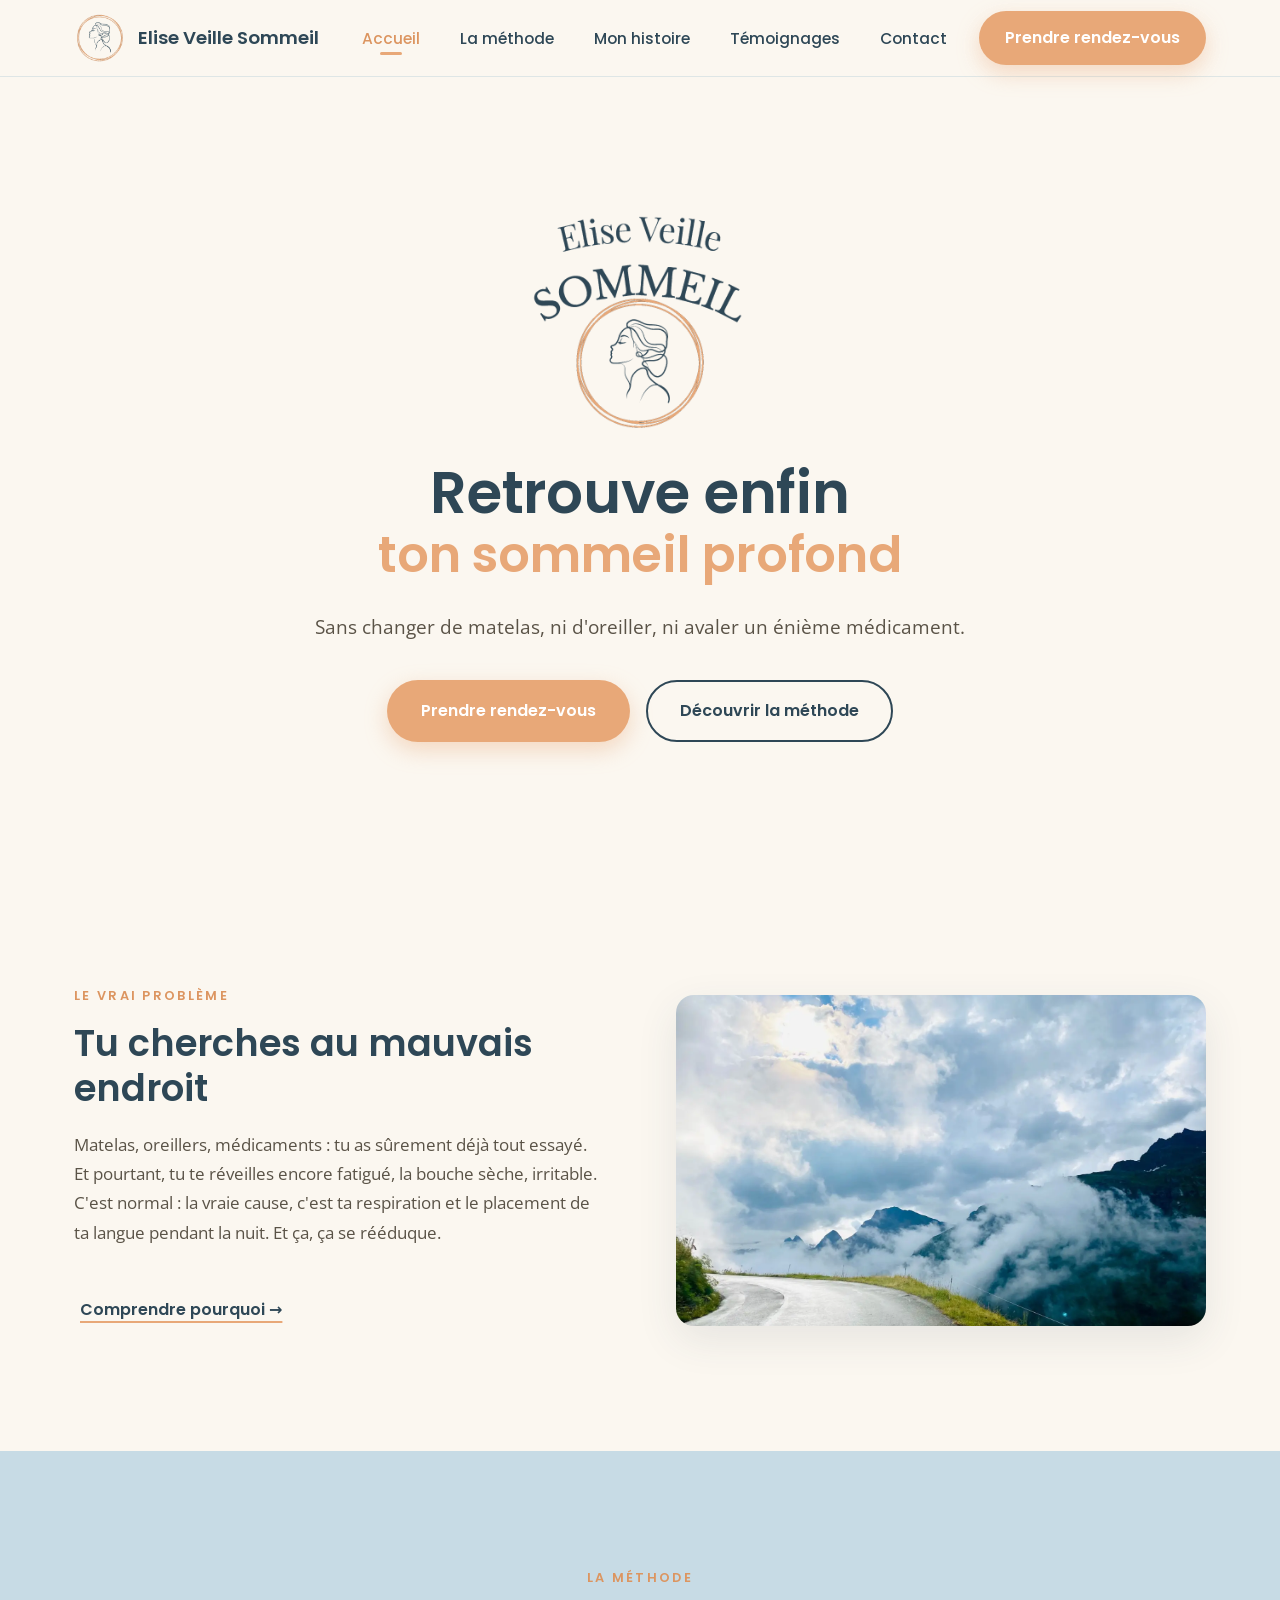
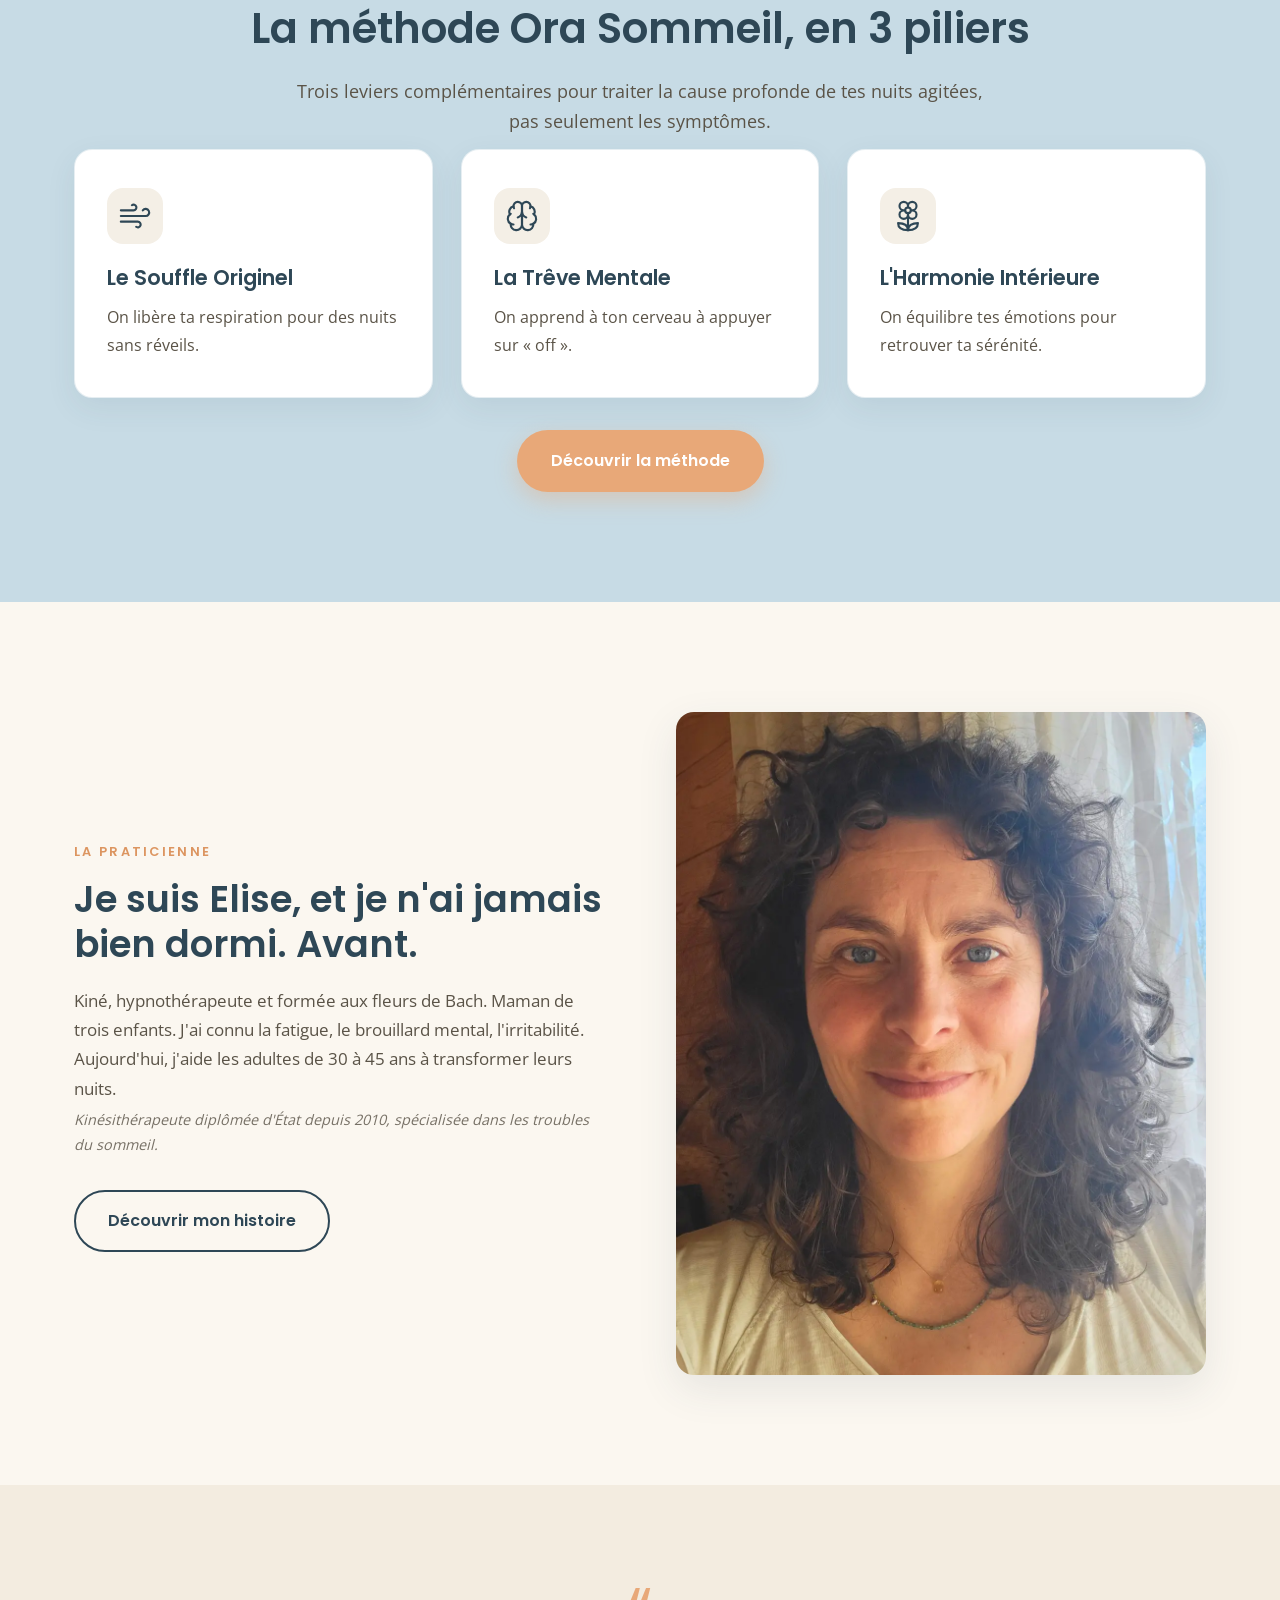
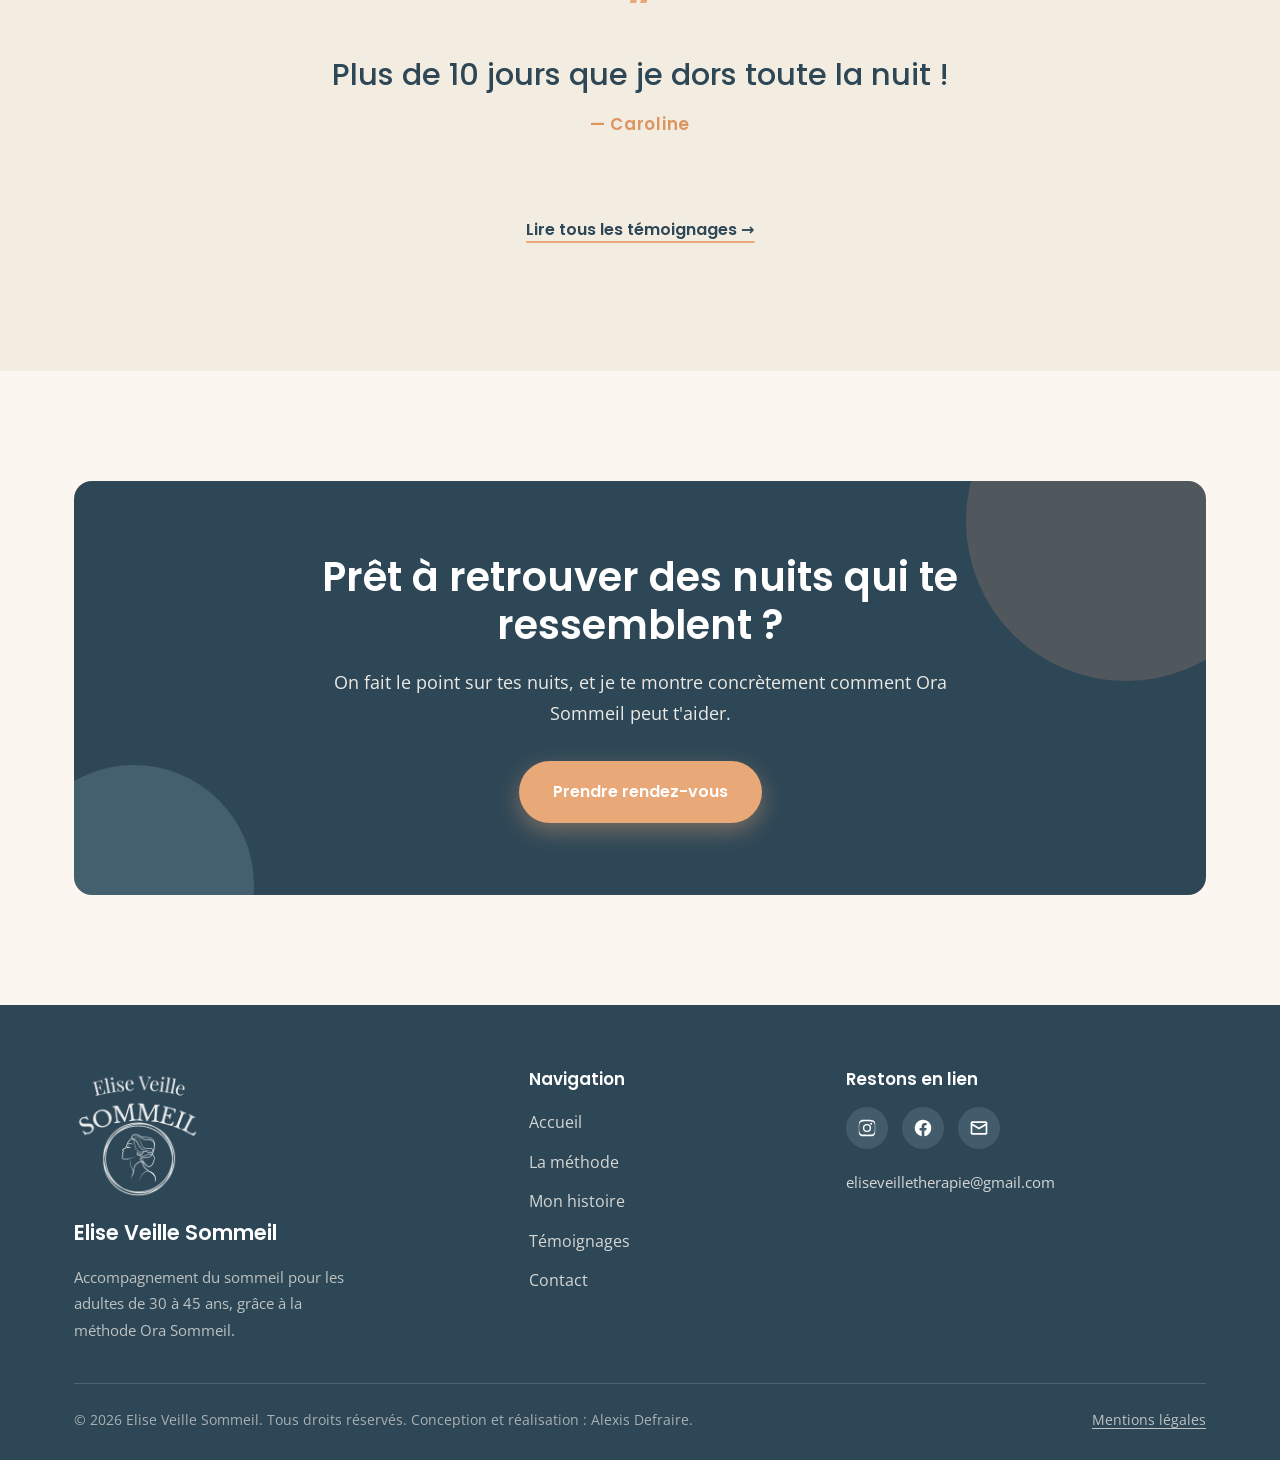
<file: index.html>
<!DOCTYPE html>
<html lang="fr">
<head>
  <meta charset="UTF-8" />
  <meta name="viewport" content="width=device-width, initial-scale=1.0" />
  <title>Elise Veille Sommeil — Retrouve des nuits qui te ressemblent</title>
  <meta name="description" content="Elise Veille Sommeil aide les adultes de 30 à 45 ans à retrouver un sommeil profond grâce à la méthode Ora Sommeil : respiration, hypnose et fleurs de Bach." />
  <link rel="canonical" href="https://elise-veille-sommeil.fr/" />

  <!-- Favicon -->
  <link rel="icon" type="image/png" href="images/medaillon_elise.png" />
  <link rel="apple-touch-icon" href="images/medaillon_elise.png" />

  <!-- Open Graph / réseaux sociaux -->
  <meta property="og:type" content="website" />
  <meta property="og:site_name" content="Elise Veille Sommeil" />
  <meta property="og:locale" content="fr_FR" />
  <meta property="og:url" content="https://elise-veille-sommeil.fr/" />
  <meta property="og:title" content="Elise Veille Sommeil — Retrouve des nuits qui te ressemblent" />
  <meta property="og:description" content="Retrouve un sommeil profond grâce à la méthode Ora Sommeil : respiration, hypnose et fleurs de Bach. Sans changer de matelas ni avaler un énième médicament." />
  <meta property="og:image" content="https://elise-veille-sommeil.fr/images/logo_elise_charte.png" />
  <meta name="twitter:card" content="summary_large_image" />

  <!-- Google Fonts : Poppins (titres) + Open Sans (corps) -->

  <link rel="stylesheet" href="css/style.css" />
</head>
<body>

  <!-- ============ HEADER ============ -->
  <header class="site-header">
    <nav class="nav container" aria-label="Navigation principale">
      <a href="index.html" class="nav__brand" aria-label="Elise Veille Sommeil — accueil">
        <img class="nav__logo" src="images/medaillon_elise.png" alt="" />
        <span class="nav__brand-name">Elise Veille Sommeil</span>
      </a>

      <button class="nav__toggle" aria-label="Ouvrir le menu" aria-expanded="false" aria-controls="nav-links">
        <span></span><span></span><span></span>
      </button>

      <ul class="nav__links" id="nav-links">
        <li><a href="index.html" class="nav__link is-active">Accueil</a></li>
        <li><a href="methode.html" class="nav__link">La méthode</a></li>
        <li><a href="histoire.html" class="nav__link">Mon histoire</a></li>
        <li><a href="temoignages.html" class="nav__link">Témoignages</a></li>
        <li><a href="contact.html" class="nav__link">Contact</a></li>
        <li><a href="contact.html" class="btn btn--primary nav__cta">Prendre rendez-vous</a></li>
      </ul>
    </nav>
  </header>

  <main>
    <!-- ============ HERO ============ -->
    <section class="hero">
      <div class="hero__bg"></div>

      <!-- Étoiles d'ambiance à 4 branches (scintillement), CSS pur, derrière le texte.
           .star = enveloppe (montée + fondu) ; ::before = forme étoile + scintillement.
           Les opacités se multiplient -> scintillement borné par --o. -->
      <div class="hero__particles" aria-hidden="true">
        <span class="star" style="--x:3%;--s:8px;--o:.55;--c:var(--abricot);--rd:10s;--rde:-2s;--td:3.2s;--tde:-1s"></span>
        <span class="star" style="--x:7%;--s:6px;--o:.45;--c:var(--dore);--rd:12s;--rde:-7s;--td:4.1s;--tde:-2.5s"></span>
        <span class="star" style="--x:11%;--s:10px;--o:.65;--c:var(--abricot);--rd:9s;--rde:-4s;--td:2.8s;--tde:-.5s"></span>
        <span class="star" style="--x:14%;--s:7px;--o:.5;--c:var(--dore);--rd:11s;--rde:-9s;--td:3.6s;--tde:-3s"></span>
        <span class="star" style="--x:18%;--s:9px;--o:.6;--c:var(--abricot);--rd:12s;--rde:-1s;--td:4.5s;--tde:-1.8s"></span>
        <span class="star" style="--x:22%;--s:6px;--o:.45;--c:var(--dore);--rd:8s;--rde:-6s;--td:3s;--tde:-2s"></span>
        <span class="star" style="--x:25%;--s:11px;--o:.7;--c:var(--abricot);--rd:11s;--rde:-3s;--td:3.9s;--tde:-.8s"></span>
        <span class="star" style="--x:29%;--s:7px;--o:.5;--c:var(--dore);--rd:10s;--rde:-8s;--td:2.6s;--tde:-3.5s"></span>
        <span class="star" style="--x:33%;--s:8px;--o:.55;--c:var(--abricot);--rd:12s;--rde:-5s;--td:4.2s;--tde:-1.2s"></span>
        <span class="star" style="--x:36%;--s:6px;--o:.4;--c:var(--dore);--rd:9s;--rde:-10s;--td:3.4s;--tde:-2.8s"></span>
        <span class="star" style="--x:40%;--s:10px;--o:.65;--c:var(--abricot);--rd:11s;--rde:-2s;--td:2.9s;--tde:-1.5s"></span>
        <span class="star" style="--x:43%;--s:7px;--o:.5;--c:var(--dore);--rd:12s;--rde:-7s;--td:4.3s;--tde:-.4s"></span>
        <span class="star" style="--x:47%;--s:9px;--o:.6;--c:var(--abricot);--rd:10s;--rde:-4s;--td:3.1s;--tde:-3.2s"></span>
        <span class="star" style="--x:50%;--s:6px;--o:.45;--c:var(--dore);--rd:8s;--rde:-9s;--td:3.7s;--tde:-1s"></span>
        <span class="star" style="--x:54%;--s:12px;--o:.7;--c:var(--abricot);--rd:12s;--rde:-1.5s;--td:4.6s;--tde:-2.2s"></span>
        <span class="star" style="--x:57%;--s:7px;--o:.5;--c:var(--dore);--rd:11s;--rde:-6s;--td:2.7s;--tde:-.6s"></span>
        <span class="star" style="--x:61%;--s:8px;--o:.55;--c:var(--abricot);--rd:9s;--rde:-3.5s;--td:4s;--tde:-3s"></span>
        <span class="star" style="--x:64%;--s:6px;--o:.4;--c:var(--dore);--rd:10s;--rde:-8.5s;--td:3.3s;--tde:-1.7s"></span>
        <span class="star" style="--x:68%;--s:10px;--o:.65;--c:var(--abricot);--rd:12s;--rde:-2.5s;--td:2.8s;--tde:-2.6s"></span>
        <span class="star" style="--x:71%;--s:7px;--o:.5;--c:var(--dore);--rd:11s;--rde:-7.5s;--td:4.4s;--tde:-.9s"></span>
        <span class="star" style="--x:75%;--s:9px;--o:.6;--c:var(--abricot);--rd:8s;--rde:-4.5s;--td:3.5s;--tde:-3.3s"></span>
        <span class="star" style="--x:78%;--s:6px;--o:.45;--c:var(--dore);--rd:12s;--rde:-10s;--td:3s;--tde:-1.4s"></span>
        <span class="star" style="--x:82%;--s:11px;--o:.7;--c:var(--abricot);--rd:10s;--rde:-1s;--td:4.1s;--tde:-2.4s"></span>
        <span class="star" style="--x:85%;--s:7px;--o:.5;--c:var(--dore);--rd:9s;--rde:-6.5s;--td:2.9s;--tde:-.7s"></span>
        <span class="star" style="--x:89%;--s:8px;--o:.55;--c:var(--abricot);--rd:11s;--rde:-3s;--td:4.5s;--tde:-3.1s"></span>
        <span class="star" style="--x:92%;--s:6px;--o:.4;--c:var(--dore);--rd:12s;--rde:-8s;--td:3.2s;--tde:-1.6s"></span>
        <span class="star" style="--x:96%;--s:9px;--o:.6;--c:var(--abricot);--rd:10s;--rde:-5s;--td:3.8s;--tde:-2.9s"></span>
        <span class="star" style="--x:5%;--s:7px;--o:.5;--c:var(--dore);--rd:11.5s;--rde:-5.5s;--td:3.4s;--tde:-2.1s"></span>
        <span class="star" style="--x:9%;--s:9px;--o:.6;--c:var(--abricot);--rd:8.5s;--rde:-2s;--td:4.2s;--tde:-.3s"></span>
        <span class="star" style="--x:16%;--s:6px;--o:.45;--c:var(--dore);--rd:10.5s;--rde:-8s;--td:2.7s;--tde:-3.4s"></span>
        <span class="star" style="--x:20%;--s:10px;--o:.65;--c:var(--abricot);--rd:12s;--rde:-4s;--td:3.9s;--tde:-1.1s"></span>
        <span class="star" style="--x:27%;--s:7px;--o:.5;--c:var(--dore);--rd:9.5s;--rde:-9.5s;--td:4.4s;--tde:-2.7s"></span>
        <span class="star" style="--x:31%;--s:8px;--o:.55;--c:var(--abricot);--rd:11s;--rde:-1.5s;--td:3s;--tde:-.9s"></span>
        <span class="star" style="--x:38%;--s:6px;--o:.4;--c:var(--dore);--rd:12s;--rde:-6.5s;--td:3.6s;--tde:-3.6s"></span>
        <span class="star" style="--x:45%;--s:9px;--o:.6;--c:var(--abricot);--rd:8s;--rde:-3s;--td:4.7s;--tde:-1.3s"></span>
        <span class="star" style="--x:52%;--s:7px;--o:.5;--c:var(--dore);--rd:10.5s;--rde:-8.5s;--td:2.8s;--tde:-2.3s"></span>
        <span class="star" style="--x:59%;--s:11px;--o:.7;--c:var(--abricot);--rd:11.5s;--rde:-2.5s;--td:4s;--tde:-.5s"></span>
        <span class="star" style="--x:66%;--s:6px;--o:.45;--c:var(--dore);--rd:9s;--rde:-7s;--td:3.3s;--tde:-3s"></span>
        <span class="star" style="--x:73%;--s:8px;--o:.55;--c:var(--abricot);--rd:12s;--rde:-4.5s;--td:4.3s;--tde:-1.9s"></span>
        <span class="star" style="--x:80%;--s:7px;--o:.5;--c:var(--dore);--rd:10s;--rde:-9s;--td:2.9s;--tde:-2.5s"></span>
        <span class="star" style="--x:87%;--s:10px;--o:.65;--c:var(--abricot);--rd:8.5s;--rde:-2s;--td:3.7s;--tde:-.6s"></span>
        <span class="star" style="--x:94%;--s:6px;--o:.4;--c:var(--dore);--rd:11s;--rde:-6s;--td:4.1s;--tde:-3.3s"></span>
        <span class="star" style="--x:2%;--s:9px;--o:.6;--c:var(--abricot);--rd:12s;--rde:-3.5s;--td:3.1s;--tde:-1.5s"></span>
        <span class="star" style="--x:49%;--s:7px;--o:.5;--c:var(--dore);--rd:9.5s;--rde:-8s;--td:4.5s;--tde:-2.8s"></span>
        <span class="star" style="--x:98%;--s:8px;--o:.55;--c:var(--abricot);--rd:10.5s;--rde:-5s;--td:3.5s;--tde:-1s"></span>

        <!-- Étoiles filantes occasionnelles (gauche -> droite, et une droite -> gauche) -->
        <span class="shooting-star shooting-star--1"></span>
        <span class="shooting-star shooting-star--2"></span>
        <span class="shooting-star shooting-star--3"></span>
      </div>

      <div class="hero__inner container">
        <img class="hero__logo" src="images/logo_elise_charte.png" alt="Elise Veille Sommeil" />
        <h1 class="hero__title">
          <span class="hero__line">Retrouve enfin</span>
          <span class="rotator"><span class="rotator__word">ton sommeil profond</span></span>
        </h1>
        <p class="hero__subtitle">
          Sans changer de matelas, ni d'oreiller, ni avaler un énième médicament.
        </p>
        <div class="btn-row btn-row--center">
          <a href="contact.html" class="btn btn--primary">Prendre rendez-vous</a>
          <a href="methode.html" class="btn btn--outline">Découvrir la méthode</a>
        </div>
      </div>
    </section>

    <!-- ============ 1. Tu cherches au mauvais endroit ============ -->
    <section class="section">
      <div class="container">
        <div class="split">
          <div class="split__text reveal">
            <span class="section__eyebrow">Le vrai problème</span>
            <h2>Tu cherches au mauvais endroit</h2>
            <p>
              Matelas, oreillers, médicaments : tu as sûrement déjà tout essayé. Et pourtant,
              tu te réveilles encore fatigué, la bouche sèche, irritable.
            </p>
            <p>
              C'est normal : la vraie cause, c'est ta respiration et le placement de ta langue
              pendant la nuit. Et ça, ça se rééduque.
            </p>
            <div class="btn-row">
              <a href="methode.html" class="btn btn--ghost">Comprendre pourquoi →</a>
            </div>
          </div>
          <div class="split__media reveal">
            <img class="media-img media-img--wide"
                 src="images/ambiance-nature.webp"
                 alt="Paysage de montagne et mer de nuages au-dessus de la vallée"
                 loading="lazy" />
          </div>
        </div>
      </div>
    </section>

    <!-- ============ 2. Les 3 piliers ============ -->
    <section class="section section--brume">
      <div class="container">
        <div class="text-center reveal">
          <span class="section__eyebrow">La méthode</span>
          <h2 class="section__title">La méthode Ora Sommeil, en 3 piliers</h2>
          <p class="section__intro mx-auto">
            Trois leviers complémentaires pour traiter la cause profonde de tes nuits agitées,
            pas seulement les symptômes.
          </p>
        </div>

        <div class="cards">
          <article class="card reveal">
            <div class="card__icon">
              <svg viewBox="0 0 24 24" fill="none" stroke="currentColor" stroke-width="1.5" stroke-linecap="round" stroke-linejoin="round" aria-hidden="true">
                <path d="M12.8 19.6A2 2 0 1 0 14 16H2"/>
                <path d="M17.5 8a2.5 2.5 0 1 1 2 4H2"/>
                <path d="M9.8 4.4A2 2 0 1 1 11 8H2"/>
              </svg>
            </div>
            <h3 class="card__title">Le Souffle Originel</h3>
            <p class="card__text">On libère ta respiration pour des nuits sans réveils.</p>
          </article>
          <article class="card reveal">
            <div class="card__icon">
              <svg viewBox="0 0 24 24" fill="none" stroke="currentColor" stroke-width="1.5" stroke-linecap="round" stroke-linejoin="round" aria-hidden="true">
                <path d="M12 5a3 3 0 1 0-5.997.125 4 4 0 0 0-2.526 5.77 4 4 0 0 0 .556 6.588A4 4 0 1 0 12 18Z"/>
                <path d="M12 5a3 3 0 1 1 5.997.125 4 4 0 0 1 2.526 5.77 4 4 0 0 1-.556 6.588A4 4 0 1 1 12 18Z"/>
                <path d="M15 13a4.5 4.5 0 0 1-3-4 4.5 4.5 0 0 1-3 4"/>
                <path d="M17.599 6.5a3 3 0 0 0 .399-1.375"/>
                <path d="M6.003 5.125A3 3 0 0 0 6.401 6.5"/>
                <path d="M3.477 10.896a4 4 0 0 1 .585-.396"/>
                <path d="M19.938 10.5a4 4 0 0 1 .585.396"/>
                <path d="M6 18a4 4 0 0 1-1.967-.516"/>
                <path d="M19.967 17.484A4 4 0 0 1 18 18"/>
              </svg>
            </div>
            <h3 class="card__title">La Trêve Mentale</h3>
            <p class="card__text">On apprend à ton cerveau à appuyer sur « off ».</p>
          </article>
          <article class="card reveal">
            <div class="card__icon">
              <svg viewBox="0 0 24 24" fill="none" stroke="currentColor" stroke-width="1.5" stroke-linecap="round" stroke-linejoin="round" aria-hidden="true">
                <path d="M12 5a3 3 0 1 1 3 3m-3-3a3 3 0 1 0-3 3m3-3v1M9 8a3 3 0 1 0 3 3M9 8h1m5 0a3 3 0 1 1-3 3m3-3h-1m-2 3v-1"/>
                <circle cx="12" cy="8" r="2"/>
                <path d="M12 10v12"/>
                <path d="M12 22c4.2 0 7-1.667 7-5-4.2 0-7 1.667-7 5Z"/>
                <path d="M12 22c-4.2 0-7-1.667-7-5 4.2 0 7 1.667 7 5Z"/>
              </svg>
            </div>
            <h3 class="card__title">L'Harmonie Intérieure</h3>
            <p class="card__text">On équilibre tes émotions pour retrouver ta sérénité.</p>
          </article>
        </div>

        <div class="btn-row btn-row--center reveal">
          <a href="methode.html" class="btn btn--primary">Découvrir la méthode</a>
        </div>
      </div>
    </section>

    <!-- ============ 3. Je suis Elise ============ -->
    <section class="section">
      <div class="container">
        <div class="split split--reverse">
          <div class="split__media reveal">
            <img class="media-img"
                 src="images/portrait-elise.webp"
                 alt="Portrait d'Elise, thérapeute du sommeil"
                 loading="lazy" />
          </div>
          <div class="split__text reveal">
            <span class="section__eyebrow">La praticienne</span>
            <h2>Je suis Elise, et je n'ai jamais bien dormi. Avant.</h2>
            <p>
              Kiné, hypnothérapeute et formée aux fleurs de Bach. Maman de trois enfants.
              J'ai connu la fatigue, le brouillard mental, l'irritabilité.
            </p>
            <p>
              Aujourd'hui, j'aide les adultes de 30 à 45 ans à transformer leurs nuits.
            </p>
            <p class="reassurance">
              Kinésithérapeute diplômée d'État depuis 2010, spécialisée dans les troubles du sommeil.
            </p>
            <div class="btn-row">
              <a href="histoire.html" class="btn btn--outline">Découvrir mon histoire</a>
            </div>
          </div>
        </div>
      </div>
    </section>

    <!-- ============ 4. Témoignage mis en avant ============ -->
    <section class="section section--creme-fonce">
      <div class="container">
        <div class="quote-feature reveal">
          <div class="quote-feature__mark">“</div>
          <div class="testi-carousel" aria-live="polite">
            <blockquote class="testi-slide is-active">
              <p class="testi-slide__text">Plus de 10 jours que je dors toute la nuit !</p>
              <p class="testi-slide__author">— Caroline</p>
            </blockquote>
            <blockquote class="testi-slide">
              <p class="testi-slide__text">4 mois après, le résultat est toujours présent.</p>
              <p class="testi-slide__author">— Eunice</p>
            </blockquote>
            <blockquote class="testi-slide">
              <p class="testi-slide__text">Étonnamment facile et efficace, même en visio.</p>
              <p class="testi-slide__author">— Dominique</p>
            </blockquote>
            <blockquote class="testi-slide">
              <p class="testi-slide__text">Ne plus me réveiller la nuit&nbsp;: c'est fait&nbsp;!</p>
              <p class="testi-slide__author">— Mireille</p>
            </blockquote>
            <blockquote class="testi-slide">
              <p class="testi-slide__text">Trois semaines, et je me sens déjà plus reposée.</p>
              <p class="testi-slide__author">— Floriane</p>
            </blockquote>
          </div>
          <div class="btn-row btn-row--center">
            <a href="temoignages.html" class="btn btn--ghost">Lire tous les témoignages →</a>
          </div>
        </div>
      </div>
    </section>

    <!-- ============ 5. CTA final ============ -->
    <section class="section">
      <div class="container">
        <div class="cta-band reveal">
          <div class="cta-band__inner">
            <h2>Prêt à retrouver des nuits qui te ressemblent ?</h2>
            <p>
              On fait le point sur tes nuits, et je te montre concrètement comment
              Ora Sommeil peut t'aider.
            </p>
            <a href="contact.html" class="btn btn--primary">Prendre rendez-vous</a>
          </div>
        </div>
      </div>
    </section>
  </main>

  <!-- ============ FOOTER ============ -->
  <footer class="site-footer">
    <div class="container">
      <div class="footer__grid">
        <div class="footer__col">
          <img class="footer__logo" src="images/logo_elise_charte.png" alt="" />
          <p class="footer__brand-name">Elise Veille Sommeil</p>
          <p class="footer__brand-tag">
            Accompagnement du sommeil pour les adultes de 30 à 45 ans, grâce à la méthode Ora Sommeil.
          </p>
        </div>

        <div class="footer__col">
          <h4>Navigation</h4>
          <ul class="footer__links">
            <li><a href="index.html">Accueil</a></li>
            <li><a href="methode.html">La méthode</a></li>
            <li><a href="histoire.html">Mon histoire</a></li>
            <li><a href="temoignages.html">Témoignages</a></li>
            <li><a href="contact.html">Contact</a></li>
          </ul>
        </div>

        <div class="footer__col">
          <h4>Restons en lien</h4>
          <div class="footer__socials">
            <a href="https://www.instagram.com/eliseveillesommeil/" target="_blank" rel="noopener" aria-label="Instagram">
              <svg viewBox="0 0 24 24" aria-hidden="true"><path d="M12 2.2c3.2 0 3.6 0 4.9.1 1.2.1 1.8.3 2.2.4.6.2 1 .5 1.4.9.4.4.7.8.9 1.4.2.4.4 1 .4 2.2.1 1.3.1 1.7.1 4.9s0 3.6-.1 4.9c-.1 1.2-.3 1.8-.4 2.2-.2.6-.5 1-.9 1.4-.4.4-.8.7-1.4.9-.4.2-1 .4-2.2.4-1.3.1-1.7.1-4.9.1s-3.6 0-4.9-.1c-1.2-.1-1.8-.3-2.2-.4-.6-.2-1-.5-1.4-.9-.4-.4-.7-.8-.9-1.4-.2-.4-.4-1-.4-2.2C2.2 15.6 2.2 15.2 2.2 12s0-3.6.1-4.9c.1-1.2.3-1.8.4-2.2.2-.6.5-1 .9-1.4.4-.4.8-.7 1.4-.9.4-.2 1-.4 2.2-.4C8.4 2.2 8.8 2.2 12 2.2zm0 1.8c-3.1 0-3.5 0-4.7.1-1.1.1-1.7.2-2.1.4-.5.2-.9.4-1.3.8-.4.4-.6.8-.8 1.3-.2.4-.3 1-.4 2.1C2.6 9.9 2.6 10.3 2.6 12s0 2.1.1 3.3c.1 1.1.2 1.7.4 2.1.2.5.4.9.8 1.3.4.4.8.6 1.3.8.4.2 1 .3 2.1.4 1.2.1 1.6.1 4.7.1s3.5 0 4.7-.1c1.1-.1 1.7-.2 2.1-.4.5-.2.9-.4 1.3-.8.4-.4.6-.8.8-1.3.2-.4.3-1 .4-2.1.1-1.2.1-1.6.1-3.3s0-2.1-.1-3.3c-.1-1.1-.2-1.7-.4-2.1-.2-.5-.4-.9-.8-1.3-.4-.4-.8-.6-1.3-.8-.4-.2-1-.3-2.1-.4-1.2-.1-1.6-.1-4.7-.1zm0 3.1a4.9 4.9 0 1 1 0 9.8 4.9 4.9 0 0 1 0-9.8zm0 8.1a3.2 3.2 0 1 0 0-6.4 3.2 3.2 0 0 0 0 6.4zm6.2-8.3a1.1 1.1 0 1 1-2.3 0 1.1 1.1 0 0 1 2.3 0z"/></svg>
            </a>
            <a href="https://www.facebook.com/share/1Aia6VEyLs/" target="_blank" rel="noopener" aria-label="Facebook">
              <svg viewBox="0 0 24 24" aria-hidden="true"><path d="M22 12a10 10 0 1 0-11.6 9.9v-7H7.9V12h2.5V9.8c0-2.5 1.5-3.9 3.8-3.9 1.1 0 2.2.2 2.2.2v2.5h-1.2c-1.2 0-1.6.8-1.6 1.6V12h2.7l-.4 2.9h-2.3v7A10 10 0 0 0 22 12z"/></svg>
            </a>
            <a href="mailto:eliseveilletherapie@gmail.com" aria-label="Email">
              <svg viewBox="0 0 24 24" aria-hidden="true"><path d="M4 4h16c1.1 0 2 .9 2 2v12c0 1.1-.9 2-2 2H4c-1.1 0-2-.9-2-2V6c0-1.1.9-2 2-2zm0 2v.5l8 5 8-5V6H4zm16 12V8.9l-7.5 4.7c-.3.2-.7.2-1 0L4 8.9V18h16z"/></svg>
            </a>
          </div>
          <a class="footer__email" href="mailto:eliseveilletherapie@gmail.com">eliseveilletherapie@gmail.com</a>
        </div>
      </div>

      <div class="footer__bottom">
        <span>© <span data-year>2026</span> Elise Veille Sommeil. Tous droits réservés. Conception et réalisation&nbsp;: Alexis Defraire.</span>
        <a href="mentions-legales.html">Mentions légales</a>
      </div>
    </div>
  </footer>

  <script src="js/main.js"></script>
  <!-- Cloudflare Web Analytics --><script defer src='https://static.cloudflareinsights.com/beacon.min.js' data-cf-beacon='{"token": "0ef0bda6743147cf873eef15d9654dea"}'></script><!-- End Cloudflare Web Analytics -->
</body>
</html>
</file>
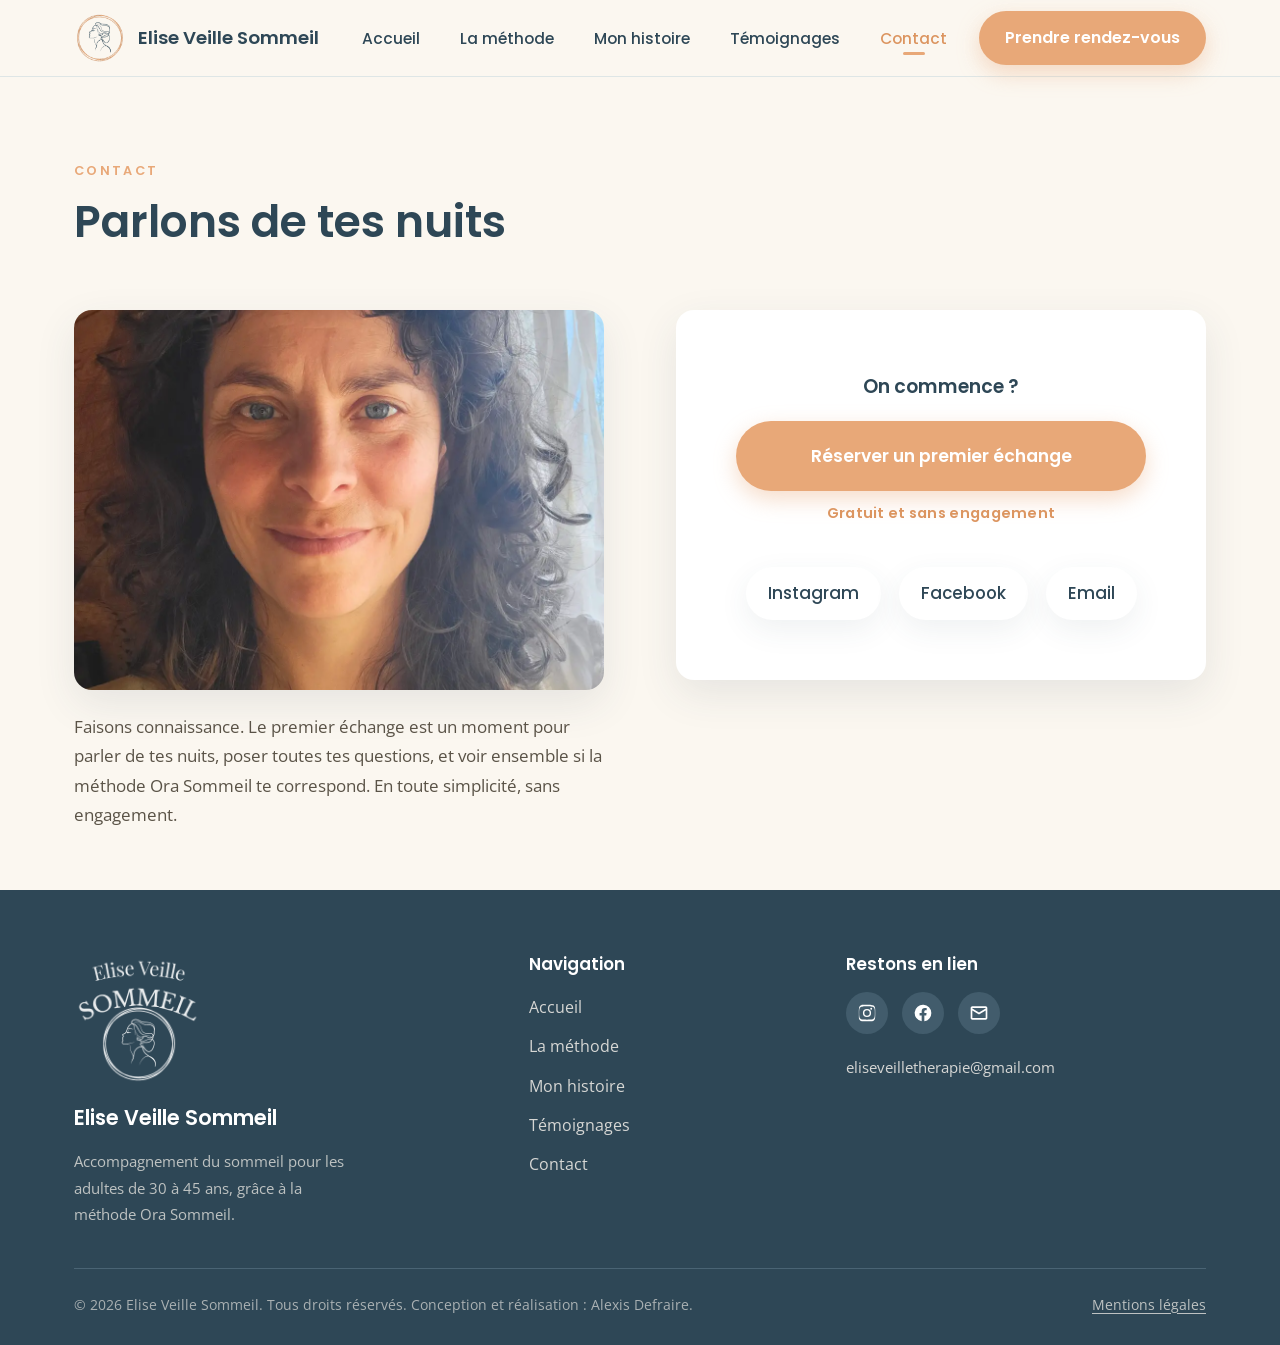
<file: contact.html>
<!DOCTYPE html>
<html lang="fr">
<head>
  <meta charset="UTF-8" />
  <meta name="viewport" content="width=device-width, initial-scale=1.0" />
  <title>Contact — Elise Veille Sommeil</title>
  <meta name="description" content="Parlons de tes nuits. Réserve un premier échange sans engagement avec Elise pour découvrir comment la méthode Ora Sommeil peut t'aider." />
  <link rel="canonical" href="https://elise-veille-sommeil.fr/contact.html" />

  <!-- Favicon -->
  <link rel="icon" type="image/png" href="images/medaillon_elise.png" />
  <link rel="apple-touch-icon" href="images/medaillon_elise.png" />

  <!-- Open Graph / réseaux sociaux -->
  <meta property="og:type" content="website" />
  <meta property="og:site_name" content="Elise Veille Sommeil" />
  <meta property="og:locale" content="fr_FR" />
  <meta property="og:url" content="https://elise-veille-sommeil.fr/contact.html" />
  <meta property="og:title" content="Contact — Elise Veille Sommeil" />
  <meta property="og:description" content="Parlons de tes nuits. Réserve un premier échange sans engagement pour découvrir comment la méthode Ora Sommeil peut t'aider." />
  <meta property="og:image" content="https://elise-veille-sommeil.fr/images/logo_elise_charte.png" />
  <meta name="twitter:card" content="summary_large_image" />


  <link rel="stylesheet" href="css/style.css" />
</head>
<body>

  <!-- ============ HEADER ============ -->
  <header class="site-header">
    <nav class="nav container" aria-label="Navigation principale">
      <a href="index.html" class="nav__brand" aria-label="Elise Veille Sommeil — accueil">
        <img class="nav__logo" src="images/medaillon_elise.png" alt="" />
        <span class="nav__brand-name">Elise Veille Sommeil</span>
      </a>

      <button class="nav__toggle" aria-label="Ouvrir le menu" aria-expanded="false" aria-controls="nav-links">
        <span></span><span></span><span></span>
      </button>

      <ul class="nav__links" id="nav-links">
        <li><a href="index.html" class="nav__link">Accueil</a></li>
        <li><a href="methode.html" class="nav__link">La méthode</a></li>
        <li><a href="histoire.html" class="nav__link">Mon histoire</a></li>
        <li><a href="temoignages.html" class="nav__link">Témoignages</a></li>
        <li><a href="contact.html" class="nav__link is-active">Contact</a></li>
        <li><a href="contact.html" class="btn btn--primary nav__cta">Prendre rendez-vous</a></li>
      </ul>
    </nav>
  </header>

  <main>
    <!-- ============ En-tête éditorial (fond crème, aligné à gauche) ============ -->
    <section class="method-head">
      <div class="container">
        <div class="method-intro__inner reveal">
          <span class="section__eyebrow method-intro__eyebrow">Contact</span>
          <h1 class="method-intro__title">Parlons de tes nuits</h1>
        </div>
      </div>
    </section>

    <!-- ============ Contact : deux colonnes ============ -->
    <section class="section section--tight story-section">
      <div class="container">
        <div class="split split--top">
          <!-- Colonne gauche : photo + mot d'accueil -->
          <div class="split__text reveal">
            <img class="media-img contact-photo"
                 src="images/portrait-elise.webp"
                 alt="Portrait d'Elise, thérapeute du sommeil"
                 loading="lazy" />
            <p class="contact-welcome">
              Faisons connaissance. Le premier échange est un moment pour parler de tes nuits,
              poser toutes tes questions, et voir ensemble si la méthode Ora Sommeil te correspond.
              En toute simplicité, sans engagement.
            </p>
          </div>

          <!-- Colonne droite : encart de contact -->
          <div class="reveal">
            <div class="contact-card">
              <p class="contact-card__label">On commence ?</p>

              <a href="https://calendly.com/eliseveilletherapie/30min" target="_blank" rel="noopener" class="btn btn--primary">
                Réserver un premier échange
              </a>
              <p class="contact-free">Gratuit et sans engagement</p>

              <div class="contact-info">
                <a href="https://www.instagram.com/eliseveillesommeil/" target="_blank" rel="noopener">Instagram</a>
                <a href="https://www.facebook.com/share/1Aia6VEyLs/" target="_blank" rel="noopener">Facebook</a>
                <a href="mailto:eliseveilletherapie@gmail.com">Email</a>
              </div>
            </div>
          </div>
        </div>
      </div>
    </section>
  </main>

  <!-- ============ FOOTER ============ -->
  <footer class="site-footer">
    <div class="container">
      <div class="footer__grid">
        <div class="footer__col">
          <img class="footer__logo" src="images/logo_elise_charte.png" alt="" />
          <p class="footer__brand-name">Elise Veille Sommeil</p>
          <p class="footer__brand-tag">
            Accompagnement du sommeil pour les adultes de 30 à 45 ans, grâce à la méthode Ora Sommeil.
          </p>
        </div>

        <div class="footer__col">
          <h4>Navigation</h4>
          <ul class="footer__links">
            <li><a href="index.html">Accueil</a></li>
            <li><a href="methode.html">La méthode</a></li>
            <li><a href="histoire.html">Mon histoire</a></li>
            <li><a href="temoignages.html">Témoignages</a></li>
            <li><a href="contact.html">Contact</a></li>
          </ul>
        </div>

        <div class="footer__col">
          <h4>Restons en lien</h4>
          <div class="footer__socials">
            <a href="https://www.instagram.com/eliseveillesommeil/" target="_blank" rel="noopener" aria-label="Instagram">
              <svg viewBox="0 0 24 24" aria-hidden="true"><path d="M12 2.2c3.2 0 3.6 0 4.9.1 1.2.1 1.8.3 2.2.4.6.2 1 .5 1.4.9.4.4.7.8.9 1.4.2.4.4 1 .4 2.2.1 1.3.1 1.7.1 4.9s0 3.6-.1 4.9c-.1 1.2-.3 1.8-.4 2.2-.2.6-.5 1-.9 1.4-.4.4-.8.7-1.4.9-.4.2-1 .4-2.2.4-1.3.1-1.7.1-4.9.1s-3.6 0-4.9-.1c-1.2-.1-1.8-.3-2.2-.4-.6-.2-1-.5-1.4-.9-.4-.4-.7-.8-.9-1.4-.2-.4-.4-1-.4-2.2C2.2 15.6 2.2 15.2 2.2 12s0-3.6.1-4.9c.1-1.2.3-1.8.4-2.2.2-.6.5-1 .9-1.4.4-.4.8-.7 1.4-.9.4-.2 1-.4 2.2-.4C8.4 2.2 8.8 2.2 12 2.2zm0 1.8c-3.1 0-3.5 0-4.7.1-1.1.1-1.7.2-2.1.4-.5.2-.9.4-1.3.8-.4.4-.6.8-.8 1.3-.2.4-.3 1-.4 2.1C2.6 9.9 2.6 10.3 2.6 12s0 2.1.1 3.3c.1 1.1.2 1.7.4 2.1.2.5.4.9.8 1.3.4.4.8.6 1.3.8.4.2 1 .3 2.1.4 1.2.1 1.6.1 4.7.1s3.5 0 4.7-.1c1.1-.1 1.7-.2 2.1-.4.5-.2.9-.4 1.3-.8.4-.4.6-.8.8-1.3.2-.4.3-1 .4-2.1.1-1.2.1-1.6.1-3.3s0-2.1-.1-3.3c-.1-1.1-.2-1.7-.4-2.1-.2-.5-.4-.9-.8-1.3-.4-.4-.8-.6-1.3-.8-.4-.2-1-.3-2.1-.4-1.2-.1-1.6-.1-4.7-.1zm0 3.1a4.9 4.9 0 1 1 0 9.8 4.9 4.9 0 0 1 0-9.8zm0 8.1a3.2 3.2 0 1 0 0-6.4 3.2 3.2 0 0 0 0 6.4zm6.2-8.3a1.1 1.1 0 1 1-2.3 0 1.1 1.1 0 0 1 2.3 0z"/></svg>
            </a>
            <a href="https://www.facebook.com/share/1Aia6VEyLs/" target="_blank" rel="noopener" aria-label="Facebook">
              <svg viewBox="0 0 24 24" aria-hidden="true"><path d="M22 12a10 10 0 1 0-11.6 9.9v-7H7.9V12h2.5V9.8c0-2.5 1.5-3.9 3.8-3.9 1.1 0 2.2.2 2.2.2v2.5h-1.2c-1.2 0-1.6.8-1.6 1.6V12h2.7l-.4 2.9h-2.3v7A10 10 0 0 0 22 12z"/></svg>
            </a>
            <a href="mailto:eliseveilletherapie@gmail.com" aria-label="Email">
              <svg viewBox="0 0 24 24" aria-hidden="true"><path d="M4 4h16c1.1 0 2 .9 2 2v12c0 1.1-.9 2-2 2H4c-1.1 0-2-.9-2-2V6c0-1.1.9-2 2-2zm0 2v.5l8 5 8-5V6H4zm16 12V8.9l-7.5 4.7c-.3.2-.7.2-1 0L4 8.9V18h16z"/></svg>
            </a>
          </div>
          <a class="footer__email" href="mailto:eliseveilletherapie@gmail.com">eliseveilletherapie@gmail.com</a>
        </div>
      </div>

      <div class="footer__bottom">
        <span>© <span data-year>2026</span> Elise Veille Sommeil. Tous droits réservés. Conception et réalisation&nbsp;: Alexis Defraire.</span>
        <a href="mentions-legales.html">Mentions légales</a>
      </div>
    </div>
  </footer>

  <script src="js/main.js"></script>
  <!-- Cloudflare Web Analytics --><script defer src='https://static.cloudflareinsights.com/beacon.min.js' data-cf-beacon='{"token": "0ef0bda6743147cf873eef15d9654dea"}'></script><!-- End Cloudflare Web Analytics -->
</body>
</html>
</file>
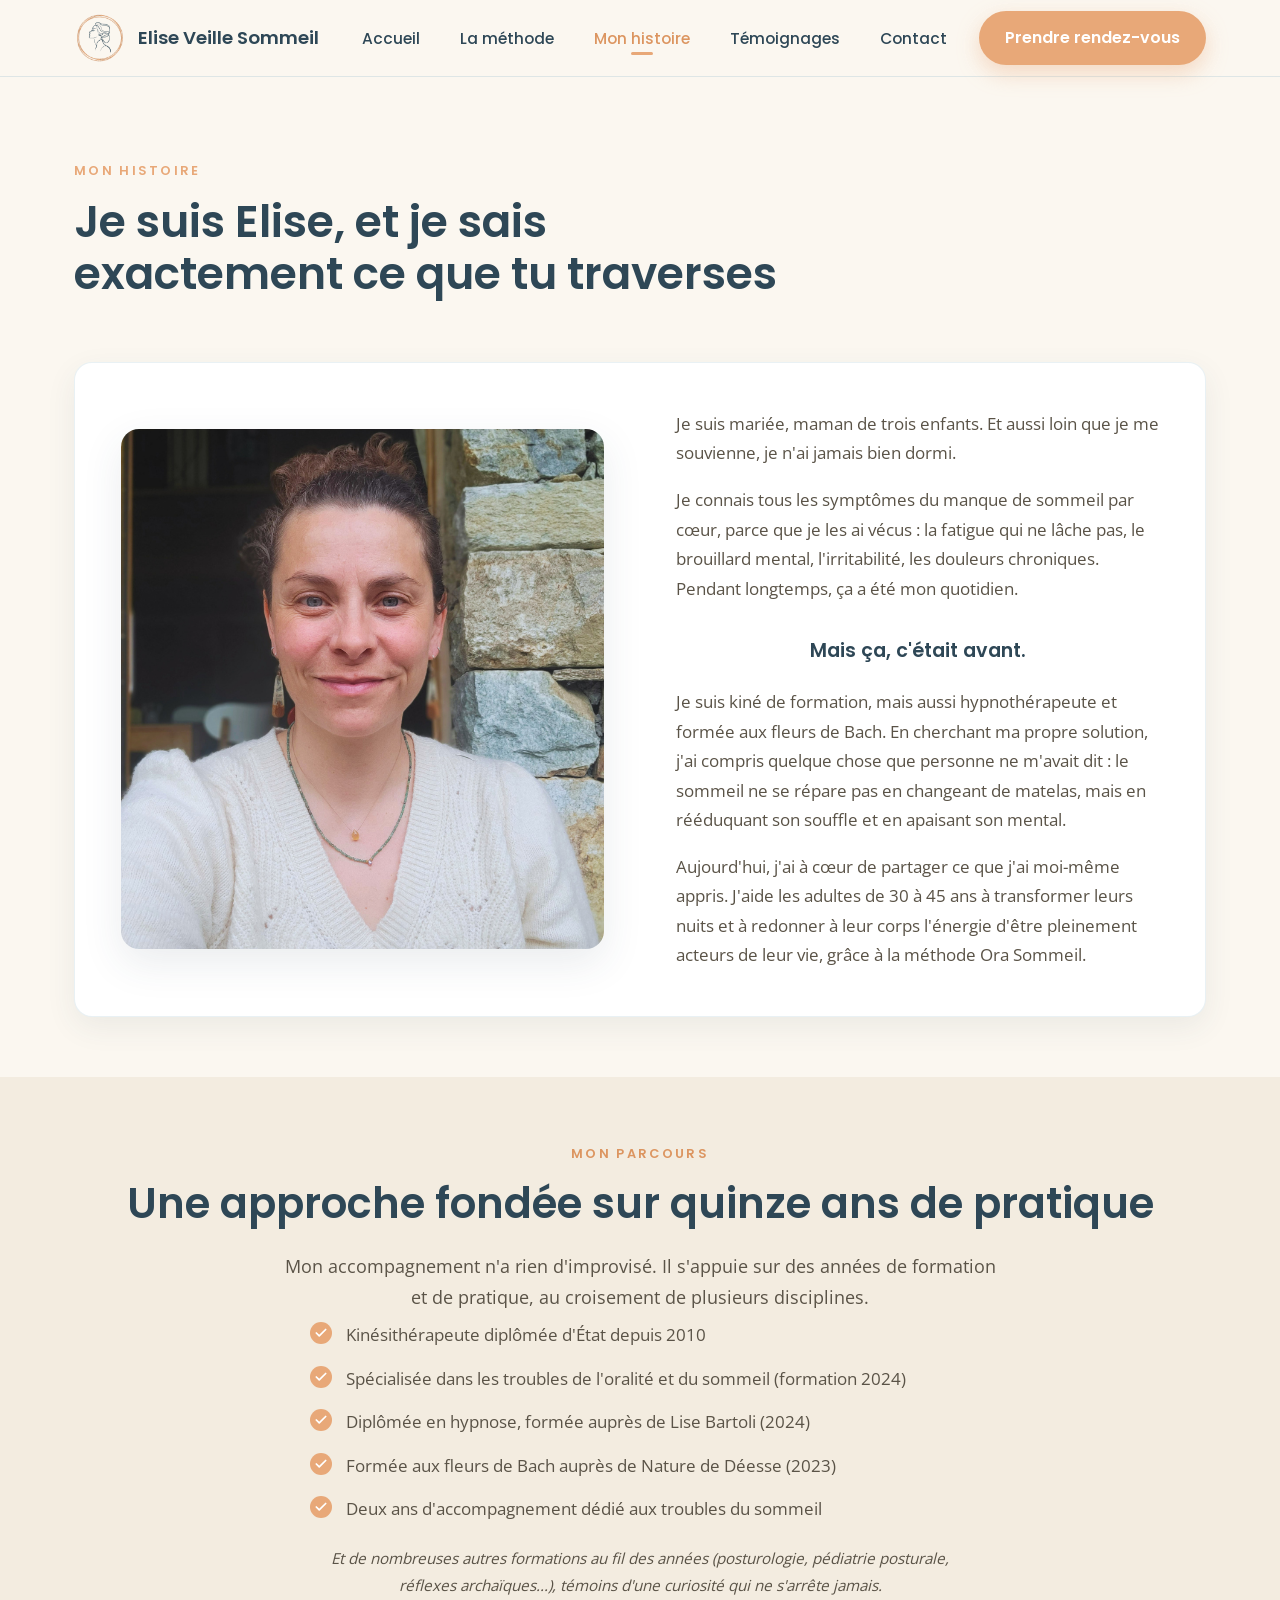
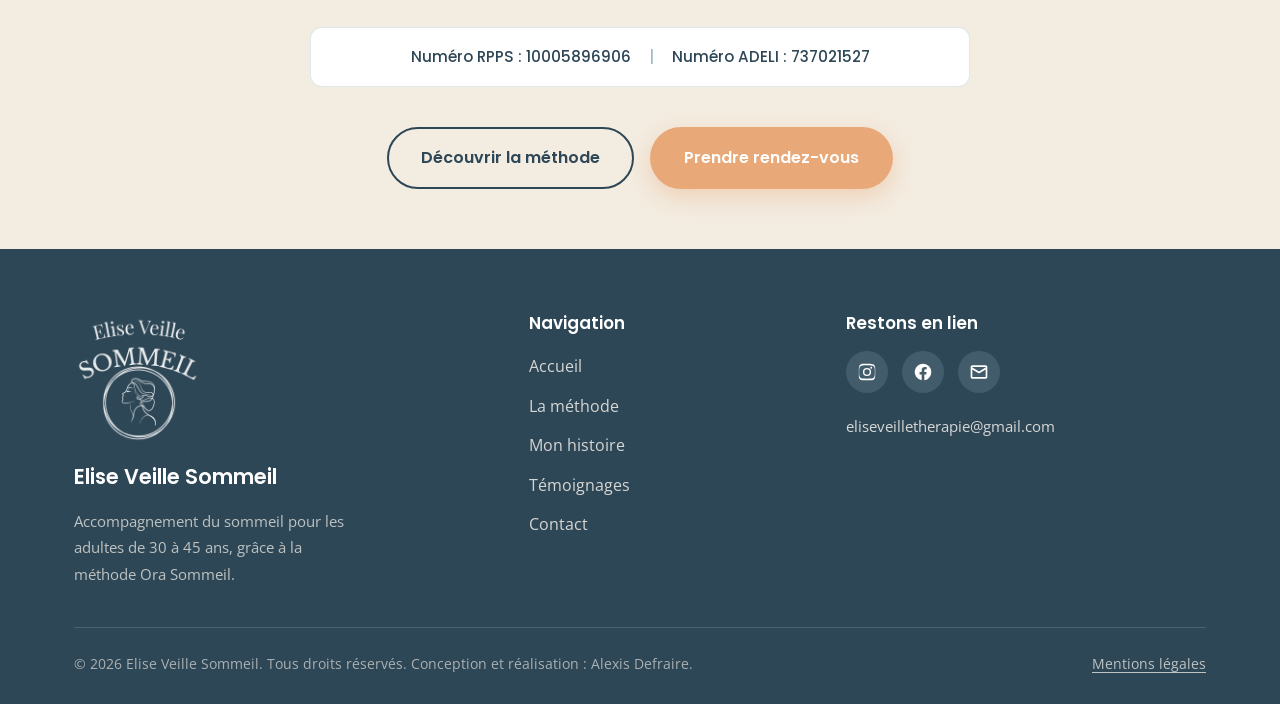
<file: histoire.html>
<!DOCTYPE html>
<html lang="fr">
<head>
  <meta charset="UTF-8" />
  <meta name="viewport" content="width=device-width, initial-scale=1.0" />
  <title>Mon histoire — Elise Veille Sommeil</title>
  <meta name="description" content="Kiné, hypnothérapeute et formée aux fleurs de Bach, Elise n'a jamais bien dormi. Découvre son parcours et comment est née la méthode Ora Sommeil." />
  <link rel="canonical" href="https://elise-veille-sommeil.fr/histoire.html" />

  <!-- Favicon -->
  <link rel="icon" type="image/png" href="images/medaillon_elise.png" />
  <link rel="apple-touch-icon" href="images/medaillon_elise.png" />

  <!-- Open Graph / réseaux sociaux -->
  <meta property="og:type" content="website" />
  <meta property="og:site_name" content="Elise Veille Sommeil" />
  <meta property="og:locale" content="fr_FR" />
  <meta property="og:url" content="https://elise-veille-sommeil.fr/histoire.html" />
  <meta property="og:title" content="Mon histoire — Elise Veille Sommeil" />
  <meta property="og:description" content="Kiné, hypnothérapeute et formée aux fleurs de Bach, Elise n'a jamais bien dormi. Découvre son parcours et la naissance de la méthode Ora Sommeil." />
  <meta property="og:image" content="https://elise-veille-sommeil.fr/images/logo_elise_charte.png" />
  <meta name="twitter:card" content="summary_large_image" />


  <link rel="stylesheet" href="css/style.css" />
</head>
<body>

  <!-- ============ HEADER ============ -->
  <header class="site-header">
    <nav class="nav container" aria-label="Navigation principale">
      <a href="index.html" class="nav__brand" aria-label="Elise Veille Sommeil — accueil">
        <img class="nav__logo" src="images/medaillon_elise.png" alt="" />
        <span class="nav__brand-name">Elise Veille Sommeil</span>
      </a>

      <button class="nav__toggle" aria-label="Ouvrir le menu" aria-expanded="false" aria-controls="nav-links">
        <span></span><span></span><span></span>
      </button>

      <ul class="nav__links" id="nav-links">
        <li><a href="index.html" class="nav__link">Accueil</a></li>
        <li><a href="methode.html" class="nav__link">La méthode</a></li>
        <li><a href="histoire.html" class="nav__link is-active">Mon histoire</a></li>
        <li><a href="temoignages.html" class="nav__link">Témoignages</a></li>
        <li><a href="contact.html" class="nav__link">Contact</a></li>
        <li><a href="contact.html" class="btn btn--primary nav__cta">Prendre rendez-vous</a></li>
      </ul>
    </nav>
  </header>

  <main>
    <!-- ============ En-tête éditorial (fond crème, aligné à gauche) ============ -->
    <section class="method-head">
      <div class="container">
        <div class="method-intro__inner reveal">
          <span class="section__eyebrow method-intro__eyebrow">Mon histoire</span>
          <h1 class="method-intro__title">Je suis Elise, et je sais exactement ce que tu traverses</h1>
        </div>
      </div>
    </section>

    <!-- ============ Histoire : photo à gauche, tout le texte à droite (dans une carte) ============ -->
    <section class="section section--tight story-section">
      <div class="container">
        <div class="story-card reveal">
          <div class="split split--center">
            <div class="split__media">
              <img class="media-img story-card__photo"
                   src="images/elise-histoire.png"
                   alt="Portrait d'Elise, thérapeute du sommeil"
                   loading="lazy" />
            </div>
            <div class="split__text">
              <p>
              Je suis mariée, maman de trois enfants. Et aussi loin que je me souvienne,
              je n'ai jamais bien dormi.
            </p>
            <p>
              Je connais tous les symptômes du manque de sommeil par cœur, parce que je les
              ai vécus : la fatigue qui ne lâche pas, le brouillard mental, l'irritabilité,
              les douleurs chroniques. Pendant longtemps, ça a été mon quotidien.
            </p>
            <p class="story-pivot">Mais ça, c'était avant.</p>
            <p>
              Je suis kiné de formation, mais aussi hypnothérapeute et formée aux fleurs de Bach.
              En cherchant ma propre solution, j'ai compris quelque chose que personne ne m'avait
              dit : le sommeil ne se répare pas en changeant de matelas, mais en rééduquant son
              souffle et en apaisant son mental.
            </p>
            <p>
              Aujourd'hui, j'ai à cœur de partager ce que j'ai moi-même appris. J'aide les adultes
              de 30 à 45 ans à transformer leurs nuits et à redonner à leur corps l'énergie d'être
              pleinement acteurs de leur vie, grâce à la méthode Ora Sommeil.
            </p>
            </div>
          </div>
        </div>

      </div>
    </section>

    <!-- ============ Mon parcours / légitimité ============ -->
    <section class="section section--tight section--creme-fonce">
      <div class="container">
        <div class="text-center reveal">
          <span class="section__eyebrow">Mon parcours</span>
          <h2 class="section__title">Une approche fondée sur quinze ans de pratique</h2>
          <p class="section__intro mx-auto">
            Mon accompagnement n'a rien d'improvisé. Il s'appuie sur des années de formation
            et de pratique, au croisement de plusieurs disciplines.
          </p>
        </div>

        <ul class="creds reveal">
          <li>Kinésithérapeute diplômée d'État depuis 2010</li>
          <li>Spécialisée dans les troubles de l'oralité et du sommeil (formation 2024)</li>
          <li>Diplômée en hypnose, formée auprès de Lise Bartoli (2024)</li>
          <li>Formée aux fleurs de Bach auprès de Nature de Déesse (2023)</li>
          <li>Deux ans d'accompagnement dédié aux troubles du sommeil</li>
        </ul>

        <p class="creds-note reveal">
          Et de nombreuses autres formations au fil des années (posturologie, pédiatrie posturale,
          réflexes archaïques...), témoins d'une curiosité qui ne s'arrête jamais.
        </p>

        <div class="creds-ids reveal">
          <span>Numéro RPPS&nbsp;: 10005896906</span>
          <span class="creds-ids__sep">|</span>
          <span>Numéro ADELI&nbsp;: 737021527</span>
        </div>

        <div class="btn-row btn-row--center reveal" style="margin-top: 40px;">
          <a href="methode.html" class="btn btn--outline">Découvrir la méthode</a>
          <a href="contact.html" class="btn btn--primary">Prendre rendez-vous</a>
        </div>
      </div>
    </section>
  </main>

  <!-- ============ FOOTER ============ -->
  <footer class="site-footer">
    <div class="container">
      <div class="footer__grid">
        <div class="footer__col">
          <img class="footer__logo" src="images/logo_elise_charte.png" alt="" />
          <p class="footer__brand-name">Elise Veille Sommeil</p>
          <p class="footer__brand-tag">
            Accompagnement du sommeil pour les adultes de 30 à 45 ans, grâce à la méthode Ora Sommeil.
          </p>
        </div>

        <div class="footer__col">
          <h4>Navigation</h4>
          <ul class="footer__links">
            <li><a href="index.html">Accueil</a></li>
            <li><a href="methode.html">La méthode</a></li>
            <li><a href="histoire.html">Mon histoire</a></li>
            <li><a href="temoignages.html">Témoignages</a></li>
            <li><a href="contact.html">Contact</a></li>
          </ul>
        </div>

        <div class="footer__col">
          <h4>Restons en lien</h4>
          <div class="footer__socials">
            <a href="https://www.instagram.com/eliseveillesommeil/" target="_blank" rel="noopener" aria-label="Instagram">
              <svg viewBox="0 0 24 24" aria-hidden="true"><path d="M12 2.2c3.2 0 3.6 0 4.9.1 1.2.1 1.8.3 2.2.4.6.2 1 .5 1.4.9.4.4.7.8.9 1.4.2.4.4 1 .4 2.2.1 1.3.1 1.7.1 4.9s0 3.6-.1 4.9c-.1 1.2-.3 1.8-.4 2.2-.2.6-.5 1-.9 1.4-.4.4-.8.7-1.4.9-.4.2-1 .4-2.2.4-1.3.1-1.7.1-4.9.1s-3.6 0-4.9-.1c-1.2-.1-1.8-.3-2.2-.4-.6-.2-1-.5-1.4-.9-.4-.4-.7-.8-.9-1.4-.2-.4-.4-1-.4-2.2C2.2 15.6 2.2 15.2 2.2 12s0-3.6.1-4.9c.1-1.2.3-1.8.4-2.2.2-.6.5-1 .9-1.4.4-.4.8-.7 1.4-.9.4-.2 1-.4 2.2-.4C8.4 2.2 8.8 2.2 12 2.2zm0 1.8c-3.1 0-3.5 0-4.7.1-1.1.1-1.7.2-2.1.4-.5.2-.9.4-1.3.8-.4.4-.6.8-.8 1.3-.2.4-.3 1-.4 2.1C2.6 9.9 2.6 10.3 2.6 12s0 2.1.1 3.3c.1 1.1.2 1.7.4 2.1.2.5.4.9.8 1.3.4.4.8.6 1.3.8.4.2 1 .3 2.1.4 1.2.1 1.6.1 4.7.1s3.5 0 4.7-.1c1.1-.1 1.7-.2 2.1-.4.5-.2.9-.4 1.3-.8.4-.4.6-.8.8-1.3.2-.4.3-1 .4-2.1.1-1.2.1-1.6.1-3.3s0-2.1-.1-3.3c-.1-1.1-.2-1.7-.4-2.1-.2-.5-.4-.9-.8-1.3-.4-.4-.8-.6-1.3-.8-.4-.2-1-.3-2.1-.4-1.2-.1-1.6-.1-4.7-.1zm0 3.1a4.9 4.9 0 1 1 0 9.8 4.9 4.9 0 0 1 0-9.8zm0 8.1a3.2 3.2 0 1 0 0-6.4 3.2 3.2 0 0 0 0 6.4zm6.2-8.3a1.1 1.1 0 1 1-2.3 0 1.1 1.1 0 0 1 2.3 0z"/></svg>
            </a>
            <a href="https://www.facebook.com/share/1Aia6VEyLs/" target="_blank" rel="noopener" aria-label="Facebook">
              <svg viewBox="0 0 24 24" aria-hidden="true"><path d="M22 12a10 10 0 1 0-11.6 9.9v-7H7.9V12h2.5V9.8c0-2.5 1.5-3.9 3.8-3.9 1.1 0 2.2.2 2.2.2v2.5h-1.2c-1.2 0-1.6.8-1.6 1.6V12h2.7l-.4 2.9h-2.3v7A10 10 0 0 0 22 12z"/></svg>
            </a>
            <a href="mailto:eliseveilletherapie@gmail.com" aria-label="Email">
              <svg viewBox="0 0 24 24" aria-hidden="true"><path d="M4 4h16c1.1 0 2 .9 2 2v12c0 1.1-.9 2-2 2H4c-1.1 0-2-.9-2-2V6c0-1.1.9-2 2-2zm0 2v.5l8 5 8-5V6H4zm16 12V8.9l-7.5 4.7c-.3.2-.7.2-1 0L4 8.9V18h16z"/></svg>
            </a>
          </div>
          <a class="footer__email" href="mailto:eliseveilletherapie@gmail.com">eliseveilletherapie@gmail.com</a>
        </div>
      </div>

      <div class="footer__bottom">
        <span>© <span data-year>2026</span> Elise Veille Sommeil. Tous droits réservés. Conception et réalisation&nbsp;: Alexis Defraire.</span>
        <a href="mentions-legales.html">Mentions légales</a>
      </div>
    </div>
  </footer>

  <script src="js/main.js"></script>
  <!-- Cloudflare Web Analytics --><script defer src='https://static.cloudflareinsights.com/beacon.min.js' data-cf-beacon='{"token": "0ef0bda6743147cf873eef15d9654dea"}'></script><!-- End Cloudflare Web Analytics -->
</body>
</html>
</file>
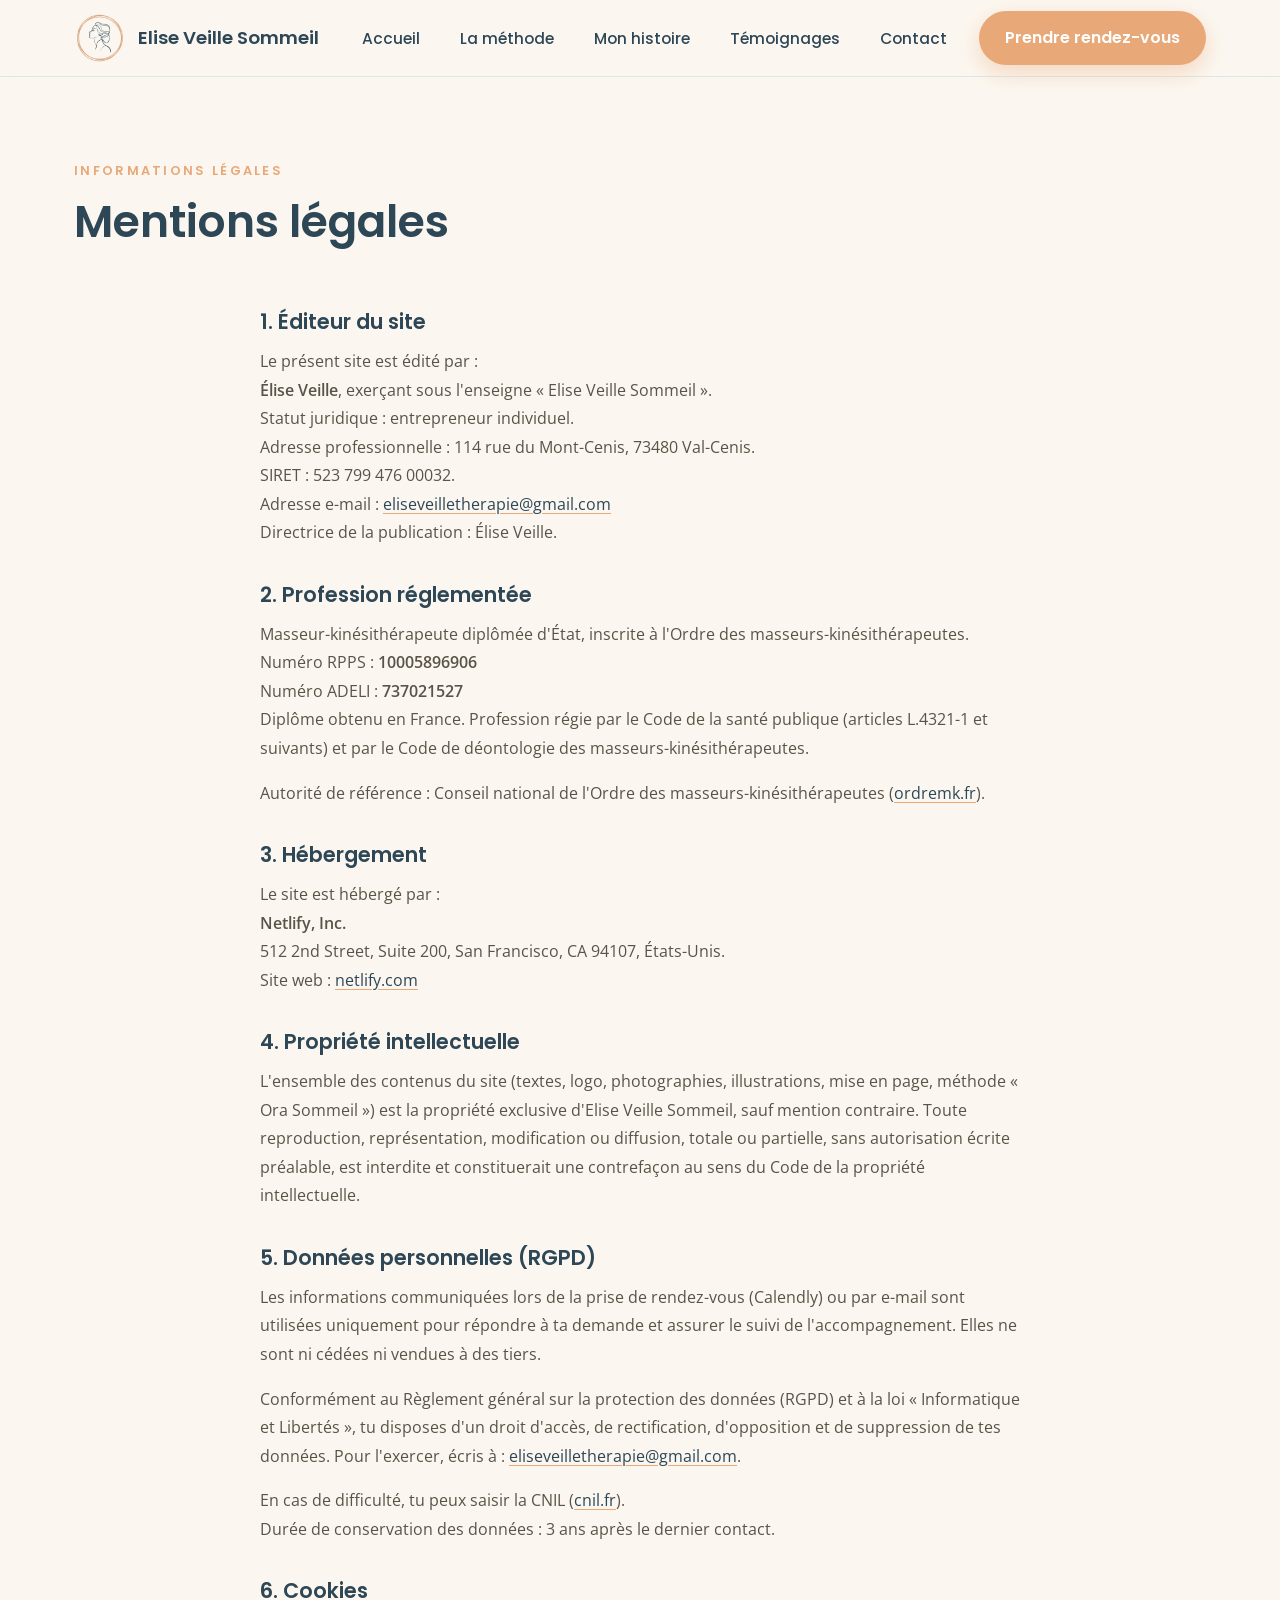
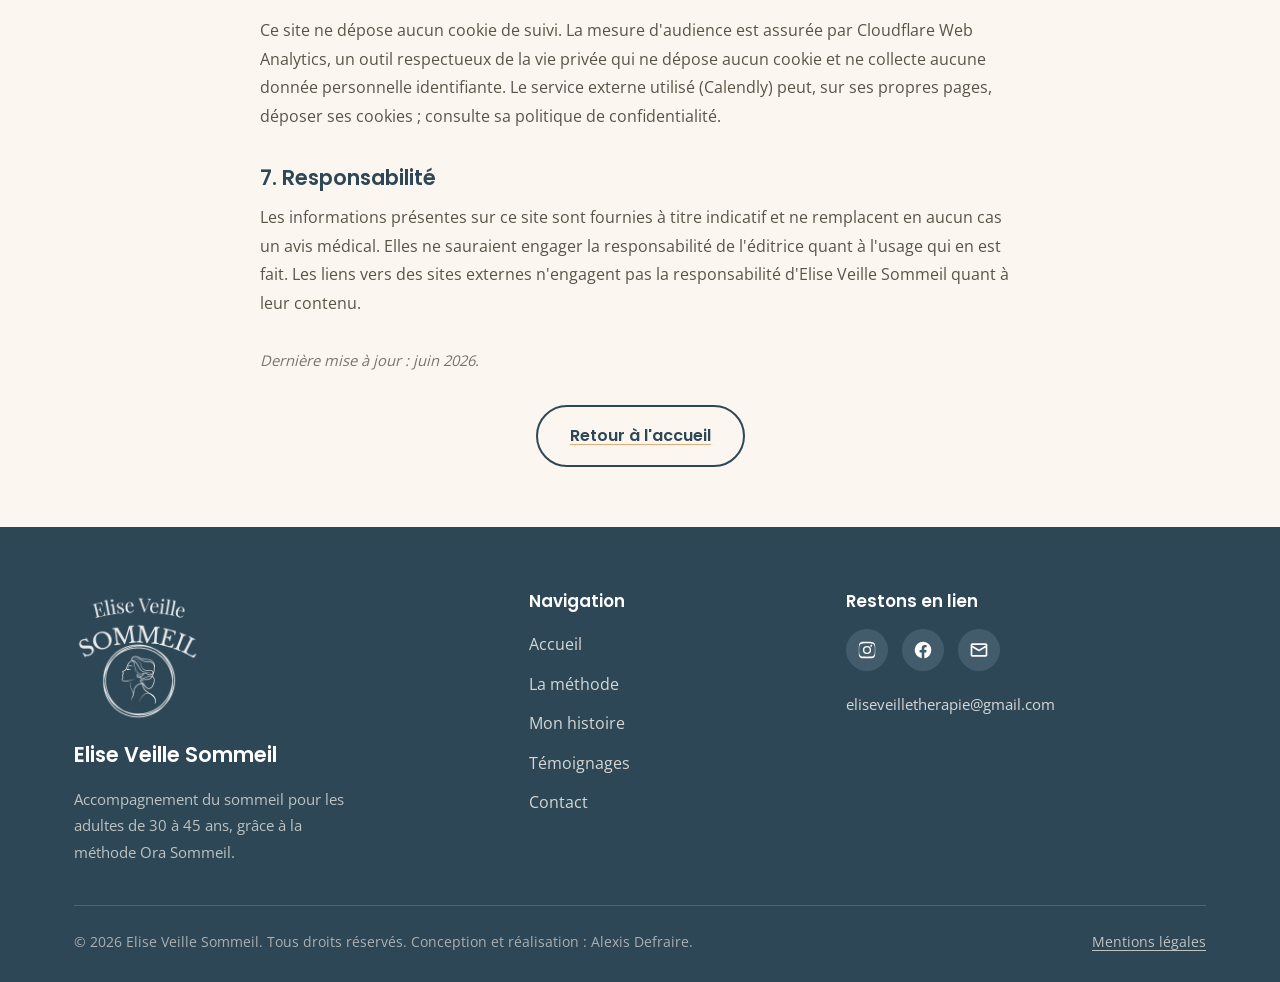
<file: mentions-legales.html>
<!DOCTYPE html>
<html lang="fr">
<head>
  <meta charset="UTF-8" />
  <meta name="viewport" content="width=device-width, initial-scale=1.0" />
  <title>Mentions légales — Elise Veille Sommeil</title>
  <meta name="description" content="Mentions légales du site Elise Veille Sommeil : éditeur, hébergeur, propriété intellectuelle et données personnelles." />
  <meta name="robots" content="noindex" />

  <!-- Favicon -->
  <link rel="icon" type="image/png" href="images/medaillon_elise.png" />
  <link rel="apple-touch-icon" href="images/medaillon_elise.png" />


  <link rel="stylesheet" href="css/style.css" />
</head>
<body>

  <!-- ============ HEADER ============ -->
  <header class="site-header">
    <nav class="nav container" aria-label="Navigation principale">
      <a href="index.html" class="nav__brand" aria-label="Elise Veille Sommeil — accueil">
        <img class="nav__logo" src="images/medaillon_elise.png" alt="" />
        <span class="nav__brand-name">Elise Veille Sommeil</span>
      </a>

      <button class="nav__toggle" aria-label="Ouvrir le menu" aria-expanded="false" aria-controls="nav-links">
        <span></span><span></span><span></span>
      </button>

      <ul class="nav__links" id="nav-links">
        <li><a href="index.html" class="nav__link">Accueil</a></li>
        <li><a href="methode.html" class="nav__link">La méthode</a></li>
        <li><a href="histoire.html" class="nav__link">Mon histoire</a></li>
        <li><a href="temoignages.html" class="nav__link">Témoignages</a></li>
        <li><a href="contact.html" class="nav__link">Contact</a></li>
        <li><a href="contact.html" class="btn btn--primary nav__cta">Prendre rendez-vous</a></li>
      </ul>
    </nav>
  </header>

  <main>
    <!-- ============ En-tête éditorial ============ -->
    <section class="method-head">
      <div class="container">
        <div class="method-intro__inner reveal">
          <span class="section__eyebrow method-intro__eyebrow">Informations légales</span>
          <h1 class="method-intro__title">Mentions légales</h1>
        </div>
      </div>
    </section>

    <!-- ============ Contenu légal ============ -->
    <section class="section section--tight story-section">
      <div class="container">
        <div class="legal reveal">

          <h2 class="legal__h">1. Éditeur du site</h2>
          <p>
            Le présent site est édité par&nbsp;:<br />
            <strong>Élise Veille</strong>, exerçant sous l'enseigne
            « Elise Veille Sommeil ».<br />
            Statut juridique&nbsp;: entrepreneur individuel.<br />
            Adresse professionnelle&nbsp;: 114 rue du Mont-Cenis, 73480 Val-Cenis.<br />
            SIRET&nbsp;: 523&nbsp;799&nbsp;476&nbsp;00032.<br />
            Adresse e-mail&nbsp;: <a href="mailto:eliseveilletherapie@gmail.com">eliseveilletherapie@gmail.com</a><br />
            Directrice de la publication&nbsp;: Élise Veille.
          </p>

          <h2 class="legal__h">2. Profession réglementée</h2>
          <p>
            Masseur-kinésithérapeute diplômée d'État, inscrite à l'Ordre des
            masseurs-kinésithérapeutes.<br />
            Numéro RPPS&nbsp;: <strong>10005896906</strong><br />
            Numéro ADELI&nbsp;: <strong>737021527</strong><br />
            Diplôme obtenu en France. Profession régie par le Code de la santé publique
            (articles L.4321-1 et suivants) et par le Code de déontologie des
            masseurs-kinésithérapeutes.
          </p>
          <p>
            Autorité de référence&nbsp;: Conseil national de l'Ordre des masseurs-kinésithérapeutes
            (<a href="https://www.ordremk.fr" target="_blank" rel="noopener">ordremk.fr</a>).
          </p>

          <h2 class="legal__h">3. Hébergement</h2>
          <p>
            Le site est hébergé par&nbsp;:<br />
            <strong>Netlify, Inc.</strong><br />
            512 2nd Street, Suite 200, San Francisco, CA 94107, États-Unis.<br />
            Site web&nbsp;: <a href="https://www.netlify.com" target="_blank" rel="noopener">netlify.com</a>
          </p>

          <h2 class="legal__h">4. Propriété intellectuelle</h2>
          <p>
            L'ensemble des contenus du site (textes, logo, photographies, illustrations,
            mise en page, méthode « Ora Sommeil ») est la propriété exclusive d'Elise Veille Sommeil,
            sauf mention contraire. Toute reproduction, représentation, modification ou diffusion,
            totale ou partielle, sans autorisation écrite préalable, est interdite et constituerait
            une contrefaçon au sens du Code de la propriété intellectuelle.
          </p>

          <h2 class="legal__h">5. Données personnelles (RGPD)</h2>
          <p>
            Les informations communiquées lors de la prise de rendez-vous (Calendly) ou par
            e-mail sont utilisées uniquement pour répondre à ta demande et assurer le suivi de
            l'accompagnement. Elles ne sont ni cédées ni vendues à des tiers.
          </p>
          <p>
            Conformément au Règlement général sur la protection des données (RGPD) et à la loi
            « Informatique et Libertés », tu disposes d'un droit d'accès, de rectification,
            d'opposition et de suppression de tes données. Pour l'exercer, écris à&nbsp;:
            <a href="mailto:eliseveilletherapie@gmail.com">eliseveilletherapie@gmail.com</a>.
          </p>
          <p>
            En cas de difficulté, tu peux saisir la CNIL
            (<a href="https://www.cnil.fr" target="_blank" rel="noopener">cnil.fr</a>).<br />
            Durée de conservation des données&nbsp;: 3 ans après le dernier contact.
          </p>

          <h2 class="legal__h">6. Cookies</h2>
          <p>
            Ce site ne dépose aucun cookie de suivi. La mesure d'audience est assurée par
            Cloudflare Web Analytics, un outil respectueux de la vie privée qui ne dépose
            aucun cookie et ne collecte aucune donnée personnelle identifiante.
            Le service externe utilisé (Calendly) peut, sur ses propres pages, déposer ses
            cookies&nbsp;; consulte sa politique de confidentialité.
          </p>

          <h2 class="legal__h">7. Responsabilité</h2>
          <p>
            Les informations présentes sur ce site sont fournies à titre indicatif et ne remplacent
            en aucun cas un avis médical. Elles ne sauraient engager la responsabilité de l'éditrice
            quant à l'usage qui en est fait. Les liens vers des sites externes n'engagent pas la
            responsabilité d'Elise Veille Sommeil quant à leur contenu.
          </p>

          <p class="legal__update">Dernière mise à jour&nbsp;: juin 2026.</p>

          <div class="btn-row btn-row--center">
            <a href="index.html" class="btn btn--outline">Retour à l'accueil</a>
          </div>
        </div>
      </div>
    </section>
  </main>

  <!-- ============ FOOTER ============ -->
  <footer class="site-footer">
    <div class="container">
      <div class="footer__grid">
        <div class="footer__col">
          <img class="footer__logo" src="images/logo_elise_charte.png" alt="" />
          <p class="footer__brand-name">Elise Veille Sommeil</p>
          <p class="footer__brand-tag">
            Accompagnement du sommeil pour les adultes de 30 à 45 ans, grâce à la méthode Ora Sommeil.
          </p>
        </div>

        <div class="footer__col">
          <h4>Navigation</h4>
          <ul class="footer__links">
            <li><a href="index.html">Accueil</a></li>
            <li><a href="methode.html">La méthode</a></li>
            <li><a href="histoire.html">Mon histoire</a></li>
            <li><a href="temoignages.html">Témoignages</a></li>
            <li><a href="contact.html">Contact</a></li>
          </ul>
        </div>

        <div class="footer__col">
          <h4>Restons en lien</h4>
          <div class="footer__socials">
            <a href="https://www.instagram.com/eliseveillesommeil/" target="_blank" rel="noopener" aria-label="Instagram">
              <svg viewBox="0 0 24 24" aria-hidden="true"><path d="M12 2.2c3.2 0 3.6 0 4.9.1 1.2.1 1.8.3 2.2.4.6.2 1 .5 1.4.9.4.4.7.8.9 1.4.2.4.4 1 .4 2.2.1 1.3.1 1.7.1 4.9s0 3.6-.1 4.9c-.1 1.2-.3 1.8-.4 2.2-.2.6-.5 1-.9 1.4-.4.4-.8.7-1.4.9-.4.2-1 .4-2.2.4-1.3.1-1.7.1-4.9.1s-3.6 0-4.9-.1c-1.2-.1-1.8-.3-2.2-.4-.6-.2-1-.5-1.4-.9-.4-.4-.7-.8-.9-1.4-.2-.4-.4-1-.4-2.2C2.2 15.6 2.2 15.2 2.2 12s0-3.6.1-4.9c.1-1.2.3-1.8.4-2.2.2-.6.5-1 .9-1.4.4-.4.8-.7 1.4-.9.4-.2 1-.4 2.2-.4C8.4 2.2 8.8 2.2 12 2.2zm0 1.8c-3.1 0-3.5 0-4.7.1-1.1.1-1.7.2-2.1.4-.5.2-.9.4-1.3.8-.4.4-.6.8-.8 1.3-.2.4-.3 1-.4 2.1C2.6 9.9 2.6 10.3 2.6 12s0 2.1.1 3.3c.1 1.1.2 1.7.4 2.1.2.5.4.9.8 1.3.4.4.8.6 1.3.8.4.2 1 .3 2.1.4 1.2.1 1.6.1 4.7.1s3.5 0 4.7-.1c1.1-.1 1.7-.2 2.1-.4.5-.2.9-.4 1.3-.8.4-.4.6-.8.8-1.3.2-.4.3-1 .4-2.1.1-1.2.1-1.6.1-3.3s0-2.1-.1-3.3c-.1-1.1-.2-1.7-.4-2.1-.2-.5-.4-.9-.8-1.3-.4-.4-.8-.6-1.3-.8-.4-.2-1-.3-2.1-.4-1.2-.1-1.6-.1-4.7-.1zm0 3.1a4.9 4.9 0 1 1 0 9.8 4.9 4.9 0 0 1 0-9.8zm0 8.1a3.2 3.2 0 1 0 0-6.4 3.2 3.2 0 0 0 0 6.4zm6.2-8.3a1.1 1.1 0 1 1-2.3 0 1.1 1.1 0 0 1 2.3 0z"/></svg>
            </a>
            <a href="https://www.facebook.com/share/1Aia6VEyLs/" target="_blank" rel="noopener" aria-label="Facebook">
              <svg viewBox="0 0 24 24" aria-hidden="true"><path d="M22 12a10 10 0 1 0-11.6 9.9v-7H7.9V12h2.5V9.8c0-2.5 1.5-3.9 3.8-3.9 1.1 0 2.2.2 2.2.2v2.5h-1.2c-1.2 0-1.6.8-1.6 1.6V12h2.7l-.4 2.9h-2.3v7A10 10 0 0 0 22 12z"/></svg>
            </a>
            <a href="mailto:eliseveilletherapie@gmail.com" aria-label="Email">
              <svg viewBox="0 0 24 24" aria-hidden="true"><path d="M4 4h16c1.1 0 2 .9 2 2v12c0 1.1-.9 2-2 2H4c-1.1 0-2-.9-2-2V6c0-1.1.9-2 2-2zm0 2v.5l8 5 8-5V6H4zm16 12V8.9l-7.5 4.7c-.3.2-.7.2-1 0L4 8.9V18h16z"/></svg>
            </a>
          </div>
          <a class="footer__email" href="mailto:eliseveilletherapie@gmail.com">eliseveilletherapie@gmail.com</a>
        </div>
      </div>

      <div class="footer__bottom">
        <span>© <span data-year>2026</span> Elise Veille Sommeil. Tous droits réservés. Conception et réalisation&nbsp;: Alexis Defraire.</span>
        <a href="mentions-legales.html">Mentions légales</a>
      </div>
    </div>
  </footer>

  <script src="js/main.js"></script>
  <!-- Cloudflare Web Analytics --><script defer src='https://static.cloudflareinsights.com/beacon.min.js' data-cf-beacon='{"token": "0ef0bda6743147cf873eef15d9654dea"}'></script><!-- End Cloudflare Web Analytics -->
</body>
</html>
</file>
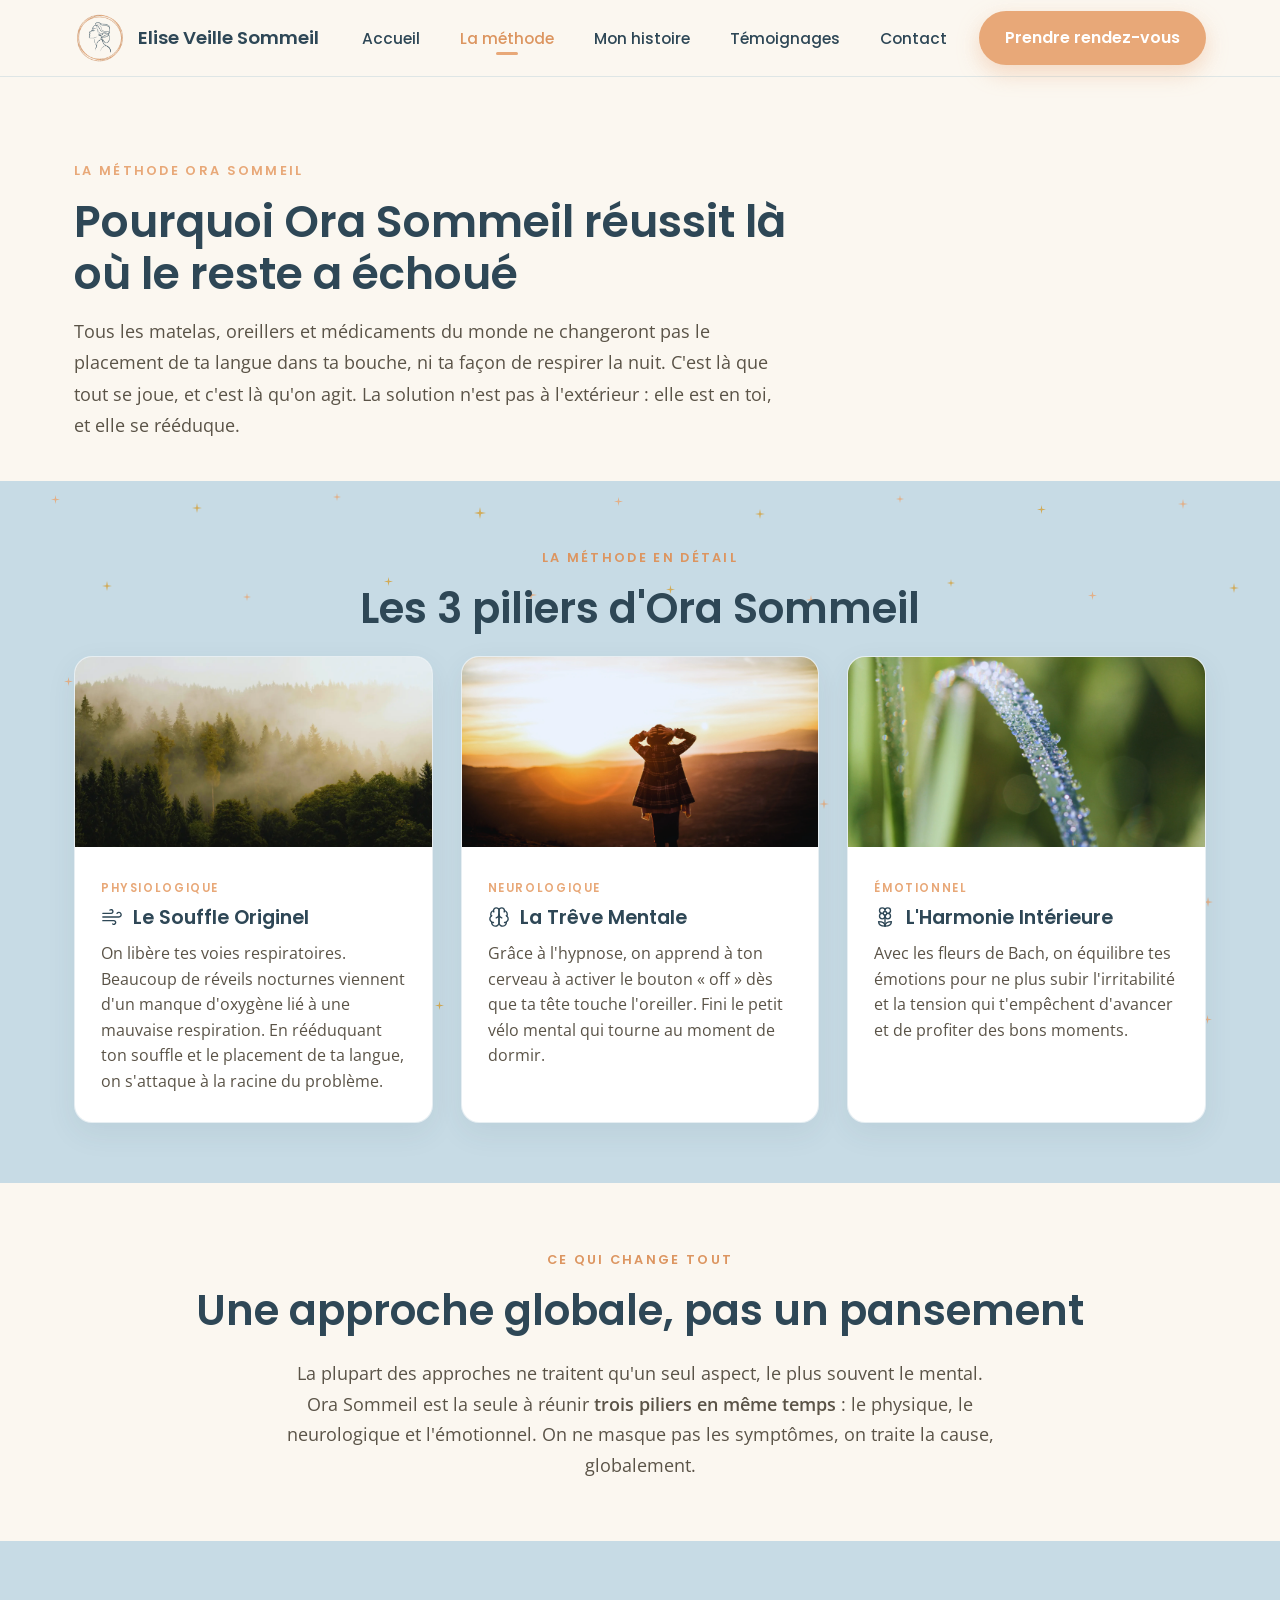
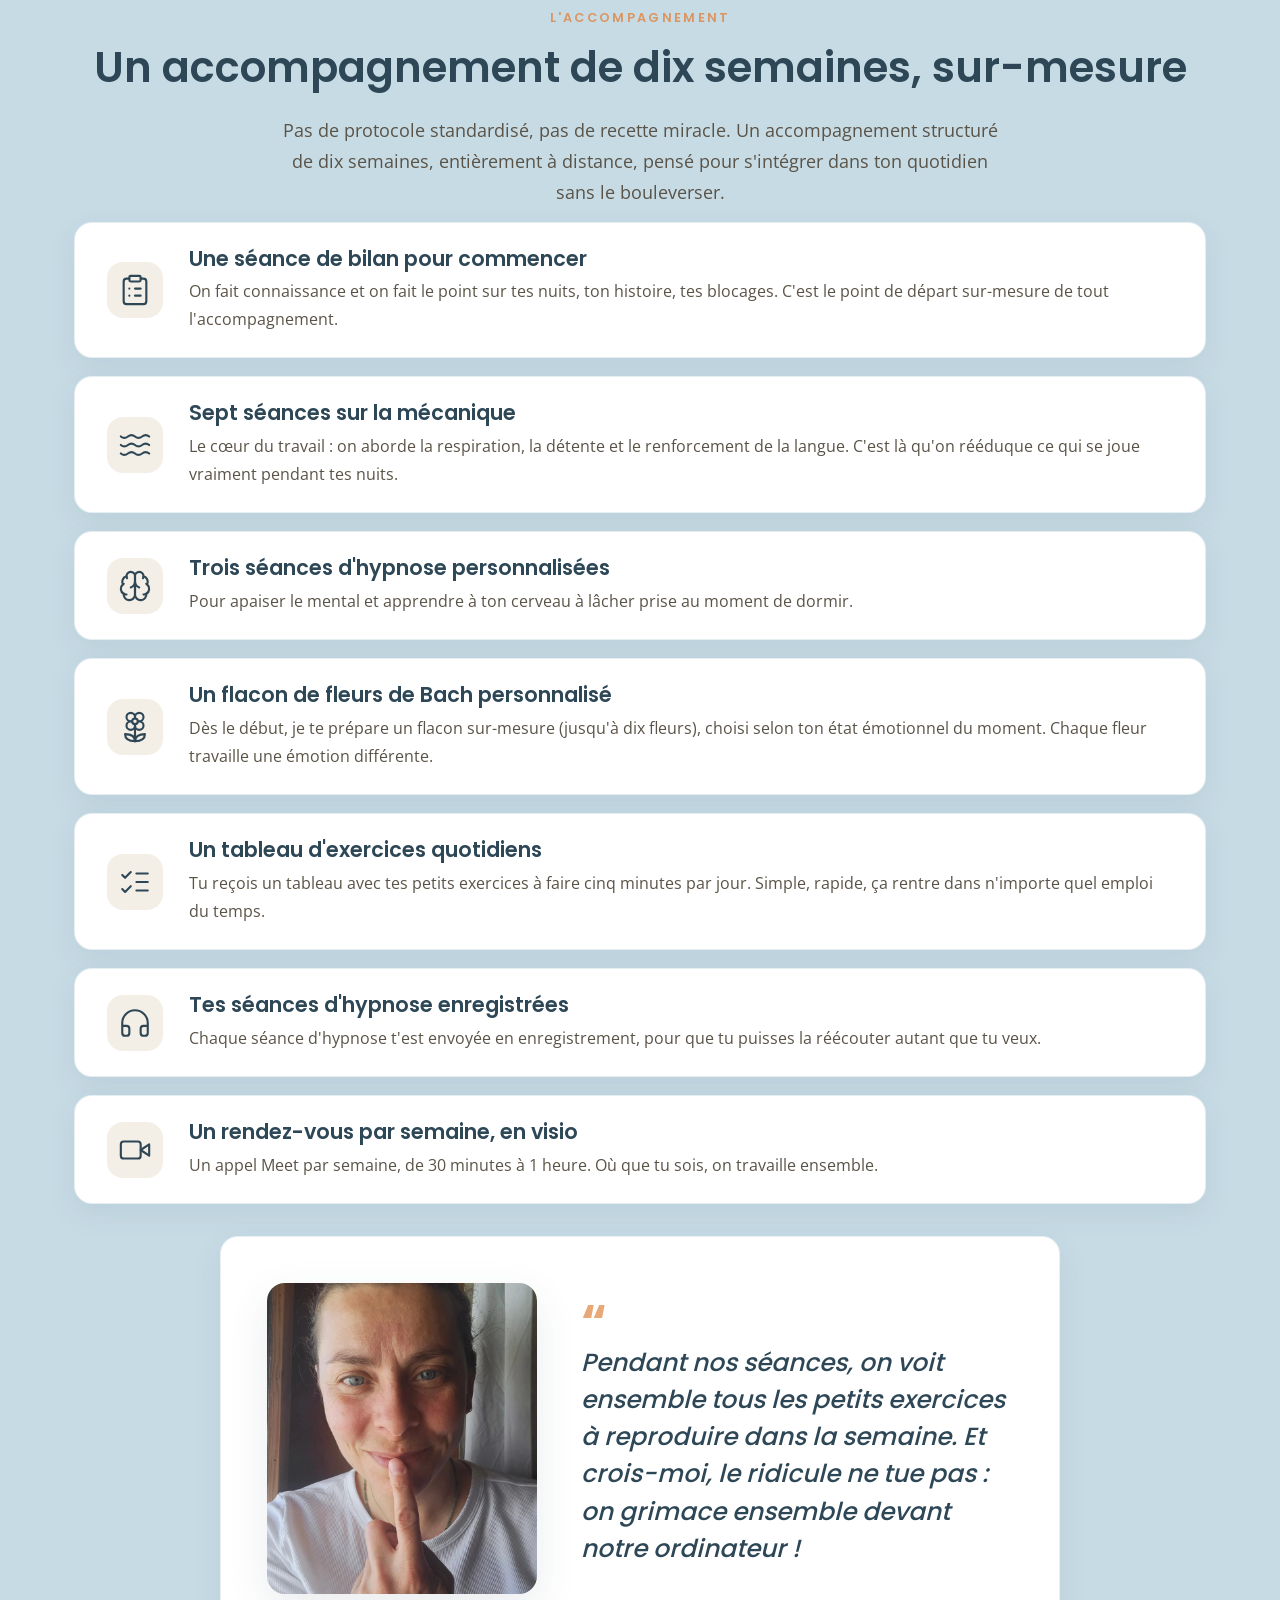
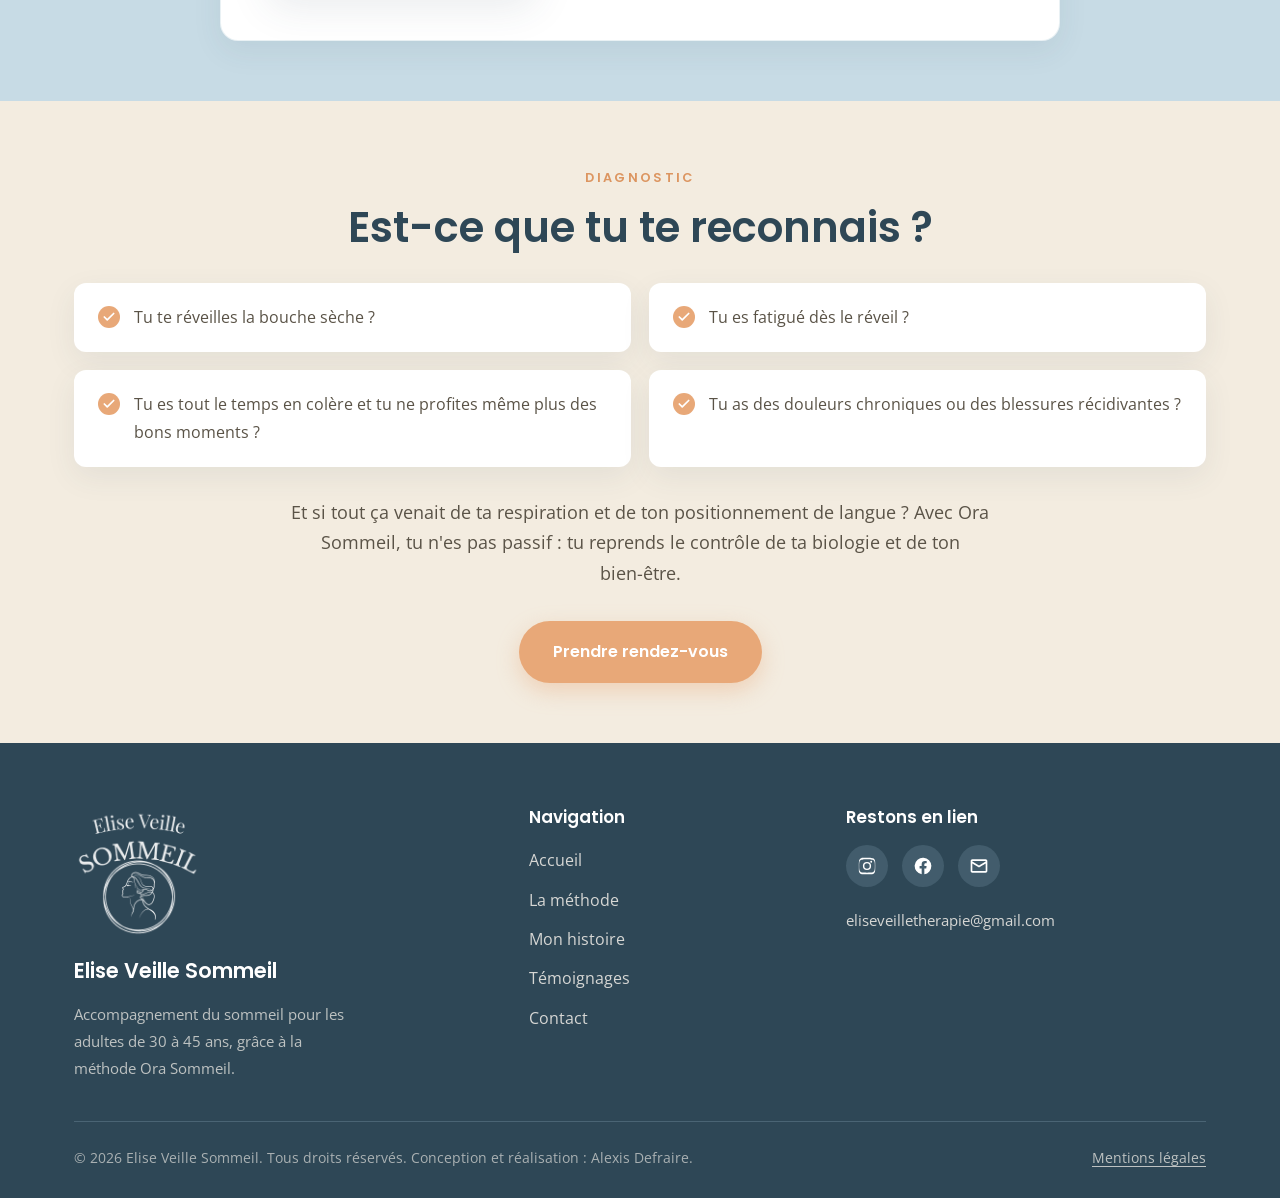
<file: methode.html>
<!DOCTYPE html>
<html lang="fr">
<head>
  <meta charset="UTF-8" />
  <meta name="viewport" content="width=device-width, initial-scale=1.0" />
  <title>La méthode Ora Sommeil — Elise Veille Sommeil</title>
  <meta name="description" content="Pourquoi Ora Sommeil réussit là où le reste a échoué : une méthode en 3 piliers (physiologique, neurologique, émotionnel) pour traiter la cause de tes nuits agitées." />
  <link rel="canonical" href="https://elise-veille-sommeil.fr/methode.html" />

  <!-- Favicon -->
  <link rel="icon" type="image/png" href="images/medaillon_elise.png" />
  <link rel="apple-touch-icon" href="images/medaillon_elise.png" />

  <!-- Open Graph / réseaux sociaux -->
  <meta property="og:type" content="website" />
  <meta property="og:site_name" content="Elise Veille Sommeil" />
  <meta property="og:locale" content="fr_FR" />
  <meta property="og:url" content="https://elise-veille-sommeil.fr/methode.html" />
  <meta property="og:title" content="La méthode Ora Sommeil — Elise Veille Sommeil" />
  <meta property="og:description" content="Une méthode en 3 piliers (physiologique, neurologique, émotionnel) pour traiter la cause de tes nuits agitées, là où le reste a échoué." />
  <meta property="og:image" content="https://elise-veille-sommeil.fr/images/logo_elise_charte.png" />
  <meta name="twitter:card" content="summary_large_image" />


  <link rel="stylesheet" href="css/style.css" />
</head>
<body>

  <!-- ============ HEADER ============ -->
  <header class="site-header">
    <nav class="nav container" aria-label="Navigation principale">
      <a href="index.html" class="nav__brand" aria-label="Elise Veille Sommeil — accueil">
        <img class="nav__logo" src="images/medaillon_elise.png" alt="" />
        <span class="nav__brand-name">Elise Veille Sommeil</span>
      </a>

      <button class="nav__toggle" aria-label="Ouvrir le menu" aria-expanded="false" aria-controls="nav-links">
        <span></span><span></span><span></span>
      </button>

      <ul class="nav__links" id="nav-links">
        <li><a href="index.html" class="nav__link">Accueil</a></li>
        <li><a href="methode.html" class="nav__link is-active">La méthode</a></li>
        <li><a href="histoire.html" class="nav__link">Mon histoire</a></li>
        <li><a href="temoignages.html" class="nav__link">Témoignages</a></li>
        <li><a href="contact.html" class="nav__link">Contact</a></li>
        <li><a href="contact.html" class="btn btn--primary nav__cta">Prendre rendez-vous</a></li>
      </ul>
    </nav>
  </header>

  <main>
    <!-- ============ En-tête éditorial (fond crème, aligné à gauche) ============ -->
    <section class="method-head">
      <div class="container">
        <div class="method-intro__inner reveal">
          <span class="section__eyebrow method-intro__eyebrow">La méthode Ora Sommeil</span>
          <h1 class="method-intro__title">Pourquoi Ora Sommeil réussit là où le reste a échoué</h1>
          <p class="method-intro__lead">
            Tous les matelas, oreillers et médicaments du monde ne changeront pas le placement
            de ta langue dans ta bouche, ni ta façon de respirer la nuit. C'est là que tout se joue,
            et c'est là qu'on agit. La solution n'est pas à l'extérieur : elle est en toi,
            et elle se rééduque.
          </p>
        </div>
      </div>
    </section>

    <!-- ============ Les 3 piliers (coeur de la page) ============ -->
    <section class="section section--tight section--brume piliers-section">
      <!-- Poussière d'étoiles dérivantes (dérive + scintillement via CSS).
           Tout est derrière les cartes (z-index 0) : ce qui tombe sous une carte est masqué. -->
      <div class="method-ambiance" aria-hidden="true">
        <span class="m-star" style="top:14px; left:4%;  --s:9px;--c:var(--abricot)"></span>
        <span class="m-star" style="top:22px; left:15%; --s:10px;--c:var(--dore)"></span>
        <span class="m-star" style="top:12px; left:26%; --s:8px;--c:var(--abricot)"></span>
        <span class="m-star" style="top:26px; left:37%; --s:12px;--c:var(--dore)"></span>
        <span class="m-star" style="top:16px; left:48%; --s:9px;--c:var(--abricot)"></span>
        <span class="m-star" style="top:28px; left:59%; --s:10px;--c:var(--dore)"></span>
        <span class="m-star" style="top:14px; left:70%; --s:8px;--c:var(--abricot)"></span>
        <span class="m-star" style="top:24px; left:81%; --s:9px;--c:var(--dore)"></span>
        <span class="m-star" style="top:18px; left:92%; --s:10px;--c:var(--abricot)"></span>
        <span class="m-star" style="top:100px;left:8%;  --s:10px;--c:var(--dore)"></span>
        <span class="m-star" style="top:112px;left:19%; --s:8px;--c:var(--abricot)"></span>
        <span class="m-star" style="top:96px; left:30%; --s:9px;--c:var(--dore)"></span>
        <span class="m-star" style="top:108px;left:41%; --s:12px;--c:var(--abricot)"></span>
        <span class="m-star" style="top:104px;left:52%; --s:9px;--c:var(--dore)"></span>
        <span class="m-star" style="top:114px;left:63%; --s:10px;--c:var(--abricot)"></span>
        <span class="m-star" style="top:98px; left:74%; --s:8px;--c:var(--dore)"></span>
        <span class="m-star" style="top:110px;left:85%; --s:9px;--c:var(--abricot)"></span>
        <span class="m-star" style="top:102px;left:96%; --s:10px;--c:var(--dore)"></span>
        <span class="m-star" style="top:196px;left:5%;  --s:9px;--c:var(--abricot)"></span>
        <span class="m-star" style="top:208px;left:16%; --s:10px;--c:var(--dore)"></span>
        <span class="m-star" style="top:192px;left:27%; --s:8px;--c:var(--abricot)"></span>
        <span class="m-star" style="top:204px;left:38%; --s:12px;--c:var(--dore)"></span>
        <span class="m-star" style="top:200px;left:49%; --s:9px;--c:var(--abricot)"></span>
        <span class="m-star" style="top:212px;left:60%; --s:10px;--c:var(--dore)"></span>
        <span class="m-star" style="top:194px;left:71%; --s:8px;--c:var(--abricot)"></span>
        <span class="m-star" style="top:206px;left:82%; --s:9px;--c:var(--dore)"></span>
        <span class="m-star" style="top:198px;left:93%; --s:10px;--c:var(--abricot)"></span>
        <span class="m-star" style="top:304px;left:9%;  --s:10px;--c:var(--dore)"></span>
        <span class="m-star" style="top:316px;left:20%; --s:8px;--c:var(--abricot)"></span>
        <span class="m-star" style="top:300px;left:31%; --s:9px;--c:var(--dore)"></span>
        <span class="m-star" style="top:312px;left:42%; --s:12px;--c:var(--abricot)"></span>
        <span class="m-star" style="top:308px;left:53%; --s:9px;--c:var(--dore)"></span>
        <span class="m-star" style="top:318px;left:64%; --s:10px;--c:var(--abricot)"></span>
        <span class="m-star" style="top:302px;left:75%; --s:8px;--c:var(--dore)"></span>
        <span class="m-star" style="top:314px;left:86%; --s:9px;--c:var(--abricot)"></span>
        <span class="m-star" style="top:414px;left:6%;  --s:9px;--c:var(--abricot)"></span>
        <span class="m-star" style="top:426px;left:17%; --s:10px;--c:var(--dore)"></span>
        <span class="m-star" style="top:410px;left:28%; --s:8px;--c:var(--abricot)"></span>
        <span class="m-star" style="top:422px;left:39%; --s:12px;--c:var(--dore)"></span>
        <span class="m-star" style="top:418px;left:50%; --s:9px;--c:var(--abricot)"></span>
        <span class="m-star" style="top:428px;left:61%; --s:10px;--c:var(--dore)"></span>
        <span class="m-star" style="top:412px;left:72%; --s:8px;--c:var(--abricot)"></span>
        <span class="m-star" style="top:424px;left:83%; --s:9px;--c:var(--dore)"></span>
        <span class="m-star" style="top:416px;left:94%; --s:10px;--c:var(--abricot)"></span>
        <span class="m-star" style="top:524px;left:10%; --s:10px;--c:var(--dore)"></span>
        <span class="m-star" style="top:536px;left:22%; --s:8px;--c:var(--abricot)"></span>
        <span class="m-star" style="top:520px;left:34%; --s:9px;--c:var(--dore)"></span>
        <span class="m-star" style="top:532px;left:46%; --s:12px;--c:var(--abricot)"></span>
        <span class="m-star" style="top:528px;left:58%; --s:9px;--c:var(--dore)"></span>
        <span class="m-star" style="top:540px;left:70%; --s:10px;--c:var(--abricot)"></span>
        <span class="m-star" style="top:522px;left:82%; --s:8px;--c:var(--dore)"></span>
        <span class="m-star" style="top:534px;left:94%; --s:9px;--c:var(--abricot)"></span>
      </div>

      <div class="container">
        <div class="text-center reveal">
          <span class="section__eyebrow">La méthode en détail</span>
          <h2 class="section__title">Les 3 piliers d'Ora Sommeil</h2>
        </div>

        <div class="cards">
          <article class="card pillar-card reveal">
            <img class="pillar-card__img" src="images/pilier-souffle.webp"
                 alt="Le Souffle Originel — rééducation de la respiration" loading="lazy" />
            <div class="pillar-card__body">
              <span class="pillar-card__tag">Physiologique</span>
              <h3 class="pillar-card__title">
                <svg class="pillar-card__icon" viewBox="0 0 24 24" fill="none" stroke="currentColor" stroke-width="1.5" stroke-linecap="round" stroke-linejoin="round" aria-hidden="true">
                  <path d="M12.8 19.6A2 2 0 1 0 14 16H2"/>
                  <path d="M17.5 8a2.5 2.5 0 1 1 2 4H2"/>
                  <path d="M9.8 4.4A2 2 0 1 1 11 8H2"/>
                </svg>
                Le Souffle Originel
              </h3>
              <p class="pillar-card__text">
                On libère tes voies respiratoires. Beaucoup de réveils nocturnes viennent
                d'un manque d'oxygène lié à une mauvaise respiration. En rééduquant ton souffle
                et le placement de ta langue, on s'attaque à la racine du problème.
              </p>
            </div>
          </article>

          <article class="card pillar-card reveal">
            <img class="pillar-card__img" src="images/pilier-treve.webp"
                 alt="La Trêve Mentale — apaisement du mental par l'hypnose" loading="lazy" />
            <div class="pillar-card__body">
              <span class="pillar-card__tag">Neurologique</span>
              <h3 class="pillar-card__title">
                <svg class="pillar-card__icon" viewBox="0 0 24 24" fill="none" stroke="currentColor" stroke-width="1.5" stroke-linecap="round" stroke-linejoin="round" aria-hidden="true">
                  <path d="M12 5a3 3 0 1 0-5.997.125 4 4 0 0 0-2.526 5.77 4 4 0 0 0 .556 6.588A4 4 0 1 0 12 18Z"/>
                  <path d="M12 5a3 3 0 1 1 5.997.125 4 4 0 0 1 2.526 5.77 4 4 0 0 1-.556 6.588A4 4 0 1 1 12 18Z"/>
                  <path d="M15 13a4.5 4.5 0 0 1-3-4 4.5 4.5 0 0 1-3 4"/>
                  <path d="M17.599 6.5a3 3 0 0 0 .399-1.375"/>
                  <path d="M6.003 5.125A3 3 0 0 0 6.401 6.5"/>
                  <path d="M3.477 10.896a4 4 0 0 1 .585-.396"/>
                  <path d="M19.938 10.5a4 4 0 0 1 .585.396"/>
                  <path d="M6 18a4 4 0 0 1-1.967-.516"/>
                  <path d="M19.967 17.484A4 4 0 0 1 18 18"/>
                </svg>
                La Trêve Mentale
              </h3>
              <p class="pillar-card__text">
                Grâce à l'hypnose, on apprend à ton cerveau à activer le bouton « off »
                dès que ta tête touche l'oreiller. Fini le petit vélo mental qui tourne
                au moment de dormir.
              </p>
            </div>
          </article>

          <article class="card pillar-card reveal">
            <img class="pillar-card__img" src="images/pilier-harmonie.webp"
                 alt="L'Harmonie Intérieure — équilibre émotionnel avec les fleurs de Bach" loading="lazy" />
            <div class="pillar-card__body">
              <span class="pillar-card__tag">Émotionnel</span>
              <h3 class="pillar-card__title">
                <svg class="pillar-card__icon" viewBox="0 0 24 24" fill="none" stroke="currentColor" stroke-width="1.5" stroke-linecap="round" stroke-linejoin="round" aria-hidden="true">
                  <path d="M12 5a3 3 0 1 1 3 3m-3-3a3 3 0 1 0-3 3m3-3v1M9 8a3 3 0 1 0 3 3M9 8h1m5 0a3 3 0 1 1-3 3m3-3h-1m-2 3v-1"/>
                  <circle cx="12" cy="8" r="2"/>
                  <path d="M12 10v12"/>
                  <path d="M12 22c4.2 0 7-1.667 7-5-4.2 0-7 1.667-7 5Z"/>
                  <path d="M12 22c-4.2 0-7-1.667-7-5 4.2 0 7 1.667 7 5Z"/>
                </svg>
                L'Harmonie Intérieure
              </h3>
              <p class="pillar-card__text">
                Avec les fleurs de Bach, on équilibre tes émotions pour ne plus subir
                l'irritabilité et la tension qui t'empêchent d'avancer et de profiter
                des bons moments.
              </p>
            </div>
          </article>
        </div>
      </div>
    </section>

    <!-- ============ Différenciateur ============ -->
    <section class="section section--tight">
      <div class="container">
        <div class="text-center reveal">
          <span class="section__eyebrow">Ce qui change tout</span>
          <h2 class="section__title">Une approche globale, pas un pansement</h2>
          <p class="section__intro mx-auto">
            La plupart des approches ne traitent qu'un seul aspect, le plus souvent le mental.
            Ora Sommeil est la seule à réunir <strong>trois piliers en même temps</strong> :
            le physique, le neurologique et l'émotionnel. On ne masque pas les symptômes,
            on traite la cause, globalement.
          </p>
        </div>
      </div>
    </section>

    <!-- ============ Comment se passe l'accompagnement ============ -->
    <section class="section section--tight section--brume">
      <div class="container">
        <div class="text-center reveal">
          <span class="section__eyebrow">L'accompagnement</span>
          <h2 class="section__title">Un accompagnement de dix semaines, sur-mesure</h2>
          <p class="section__intro mx-auto">
            Pas de protocole standardisé, pas de recette miracle. Un accompagnement structuré de
            dix semaines, entièrement à distance, pensé pour s'intégrer dans ton quotidien sans le
            bouleverser.
          </p>
        </div>

        <div class="accomp-grid">
          <article class="card reveal">
            <div class="card__icon">
              <svg viewBox="0 0 24 24" fill="none" stroke="currentColor" stroke-width="1.5" stroke-linecap="round" stroke-linejoin="round" aria-hidden="true">
                <rect width="8" height="4" x="8" y="2" rx="1" ry="1"/>
                <path d="M16 4h2a2 2 0 0 1 2 2v14a2 2 0 0 1-2 2H6a2 2 0 0 1-2-2V6a2 2 0 0 1 2-2h2"/>
                <path d="M12 11h4"/><path d="M12 16h4"/><path d="M8 11h.01"/><path d="M8 16h.01"/>
              </svg>
            </div>
            <h3 class="card__title">Une séance de bilan pour commencer</h3>
            <p class="card__text">On fait connaissance et on fait le point sur tes nuits, ton histoire, tes blocages. C'est le point de départ sur-mesure de tout l'accompagnement.</p>
          </article>

          <article class="card reveal">
            <div class="card__icon">
              <svg viewBox="0 0 24 24" fill="none" stroke="currentColor" stroke-width="1.5" stroke-linecap="round" stroke-linejoin="round" aria-hidden="true">
                <path d="M2 6c.6.5 1.2 1 2.5 1C7 7 7 5 9.5 5c2.6 0 2.4 2 5 2 2.5 0 2.5-2 5-2 1.3 0 1.9.5 2.5 1"/>
                <path d="M2 12c.6.5 1.2 1 2.5 1 2.5 0 2.5-2 5-2 2.6 0 2.4 2 5 2 2.5 0 2.5-2 5-2 1.3 0 1.9.5 2.5 1"/>
                <path d="M2 18c.6.5 1.2 1 2.5 1 2.5 0 2.5-2 5-2 2.6 0 2.4 2 5 2 2.5 0 2.5-2 5-2 1.3 0 1.9.5 2.5 1"/>
              </svg>
            </div>
            <h3 class="card__title">Sept séances sur la mécanique</h3>
            <p class="card__text">Le cœur du travail : on aborde la respiration, la détente et le renforcement de la langue. C'est là qu'on rééduque ce qui se joue vraiment pendant tes nuits.</p>
          </article>

          <article class="card reveal">
            <div class="card__icon">
              <svg viewBox="0 0 24 24" fill="none" stroke="currentColor" stroke-width="1.5" stroke-linecap="round" stroke-linejoin="round" aria-hidden="true">
                <path d="M12 5a3 3 0 1 0-5.997.125 4 4 0 0 0-2.526 5.77 4 4 0 0 0 .556 6.588A4 4 0 1 0 12 18Z"/>
                <path d="M12 5a3 3 0 1 1 5.997.125 4 4 0 0 1 2.526 5.77 4 4 0 0 1-.556 6.588A4 4 0 1 1 12 18Z"/>
                <path d="M15 13a4.5 4.5 0 0 1-3-4 4.5 4.5 0 0 1-3 4"/>
                <path d="M17.599 6.5a3 3 0 0 0 .399-1.375"/><path d="M6.003 5.125A3 3 0 0 0 6.401 6.5"/>
                <path d="M3.477 10.896a4 4 0 0 1 .585-.396"/><path d="M19.938 10.5a4 4 0 0 1 .585.396"/>
                <path d="M6 18a4 4 0 0 1-1.967-.516"/><path d="M19.967 17.484A4 4 0 0 1 18 18"/>
              </svg>
            </div>
            <h3 class="card__title">Trois séances d'hypnose personnalisées</h3>
            <p class="card__text">Pour apaiser le mental et apprendre à ton cerveau à lâcher prise au moment de dormir.</p>
          </article>

          <article class="card reveal">
            <div class="card__icon">
              <svg viewBox="0 0 24 24" fill="none" stroke="currentColor" stroke-width="1.5" stroke-linecap="round" stroke-linejoin="round" aria-hidden="true">
                <path d="M12 5a3 3 0 1 1 3 3m-3-3a3 3 0 1 0-3 3m3-3v1M9 8a3 3 0 1 0 3 3M9 8h1m5 0a3 3 0 1 1-3 3m3-3h-1m-2 3v-1"/>
                <circle cx="12" cy="8" r="2"/><path d="M12 10v12"/>
                <path d="M12 22c4.2 0 7-1.667 7-5-4.2 0-7 1.667-7 5Z"/>
                <path d="M12 22c-4.2 0-7-1.667-7-5 4.2 0 7 1.667 7 5Z"/>
              </svg>
            </div>
            <h3 class="card__title">Un flacon de fleurs de Bach personnalisé</h3>
            <p class="card__text">Dès le début, je te prépare un flacon sur-mesure (jusqu'à dix fleurs), choisi selon ton état émotionnel du moment. Chaque fleur travaille une émotion différente.</p>
          </article>

          <article class="card reveal">
            <div class="card__icon">
              <svg viewBox="0 0 24 24" fill="none" stroke="currentColor" stroke-width="1.5" stroke-linecap="round" stroke-linejoin="round" aria-hidden="true">
                <path d="m3 17 2 2 4-4"/><path d="m3 7 2 2 4-4"/>
                <path d="M13 6h8"/><path d="M13 12h8"/><path d="M13 18h8"/>
              </svg>
            </div>
            <h3 class="card__title">Un tableau d'exercices quotidiens</h3>
            <p class="card__text">Tu reçois un tableau avec tes petits exercices à faire cinq minutes par jour. Simple, rapide, ça rentre dans n'importe quel emploi du temps.</p>
          </article>

          <article class="card reveal">
            <div class="card__icon">
              <svg viewBox="0 0 24 24" fill="none" stroke="currentColor" stroke-width="1.5" stroke-linecap="round" stroke-linejoin="round" aria-hidden="true">
                <path d="M3 14h3a2 2 0 0 1 2 2v3a2 2 0 0 1-2 2H5a2 2 0 0 1-2-2v-7a9 9 0 0 1 18 0v7a2 2 0 0 1-2 2h-1a2 2 0 0 1-2-2v-3a2 2 0 0 1 2-2h3"/>
              </svg>
            </div>
            <h3 class="card__title">Tes séances d'hypnose enregistrées</h3>
            <p class="card__text">Chaque séance d'hypnose t'est envoyée en enregistrement, pour que tu puisses la réécouter autant que tu veux.</p>
          </article>

          <article class="card reveal">
            <div class="card__icon">
              <svg viewBox="0 0 24 24" fill="none" stroke="currentColor" stroke-width="1.5" stroke-linecap="round" stroke-linejoin="round" aria-hidden="true">
                <path d="m22 8-6 4 6 4V8Z"/>
                <rect width="14" height="12" x="2" y="6" rx="2" ry="2"/>
              </svg>
            </div>
            <h3 class="card__title">Un rendez-vous par semaine, en visio</h3>
            <p class="card__text">Un appel Meet par semaine, de 30 minutes à 1 heure. Où que tu sois, on travaille ensemble.</p>
          </article>
        </div>

        <!-- Encart chaleureux (photo + texte) -->
        <div class="story-card accomp-insert reveal">
          <div class="split split--center">
            <div class="split__media">
              <img class="media-img story-card__photo"
                   src="images/elise-grimace.webp"
                   alt="Elise, le doigt devant la bouche, complice"
                   loading="lazy" />
            </div>
            <div class="split__text">
              <span class="accomp-quote__mark" aria-hidden="true">“</span>
              <p class="accomp-quote">
                Pendant nos séances, on voit ensemble tous les petits exercices à reproduire dans la
                semaine. Et crois-moi, le ridicule ne tue pas : on grimace ensemble devant notre
                ordinateur&nbsp;!
              </p>
            </div>
          </div>
        </div>
      </div>
    </section>

    <!-- ============ Est-ce que tu te reconnais ============ -->
    <section class="section section--tight section--creme-fonce">
      <div class="container">
        <div class="text-center reveal">
          <span class="section__eyebrow">Diagnostic</span>
          <h2 class="section__title">Est-ce que tu te reconnais ?</h2>
        </div>

        <ul class="check-list reveal">
          <li>Tu te réveilles la bouche sèche ?</li>
          <li>Tu es fatigué dès le réveil ?</li>
          <li>Tu es tout le temps en colère et tu ne profites même plus des bons moments ?</li>
          <li>Tu as des douleurs chroniques ou des blessures récidivantes ?</li>
        </ul>

        <div class="section__intro mx-auto text-center reveal">
          <p>
            Et si tout ça venait de ta respiration et de ton positionnement de langue ?
            Avec Ora Sommeil, tu n'es pas passif : tu reprends le contrôle de ta biologie
            et de ton bien-être.
          </p>
          <div class="btn-row btn-row--center">
            <a href="contact.html" class="btn btn--primary">Prendre rendez-vous</a>
          </div>
        </div>
      </div>
    </section>
  </main>

  <!-- ============ FOOTER ============ -->
  <footer class="site-footer">
    <div class="container">
      <div class="footer__grid">
        <div class="footer__col">
          <img class="footer__logo" src="images/logo_elise_charte.png" alt="" />
          <p class="footer__brand-name">Elise Veille Sommeil</p>
          <p class="footer__brand-tag">
            Accompagnement du sommeil pour les adultes de 30 à 45 ans, grâce à la méthode Ora Sommeil.
          </p>
        </div>

        <div class="footer__col">
          <h4>Navigation</h4>
          <ul class="footer__links">
            <li><a href="index.html">Accueil</a></li>
            <li><a href="methode.html">La méthode</a></li>
            <li><a href="histoire.html">Mon histoire</a></li>
            <li><a href="temoignages.html">Témoignages</a></li>
            <li><a href="contact.html">Contact</a></li>
          </ul>
        </div>

        <div class="footer__col">
          <h4>Restons en lien</h4>
          <div class="footer__socials">
            <a href="https://www.instagram.com/eliseveillesommeil/" target="_blank" rel="noopener" aria-label="Instagram">
              <svg viewBox="0 0 24 24" aria-hidden="true"><path d="M12 2.2c3.2 0 3.6 0 4.9.1 1.2.1 1.8.3 2.2.4.6.2 1 .5 1.4.9.4.4.7.8.9 1.4.2.4.4 1 .4 2.2.1 1.3.1 1.7.1 4.9s0 3.6-.1 4.9c-.1 1.2-.3 1.8-.4 2.2-.2.6-.5 1-.9 1.4-.4.4-.8.7-1.4.9-.4.2-1 .4-2.2.4-1.3.1-1.7.1-4.9.1s-3.6 0-4.9-.1c-1.2-.1-1.8-.3-2.2-.4-.6-.2-1-.5-1.4-.9-.4-.4-.7-.8-.9-1.4-.2-.4-.4-1-.4-2.2C2.2 15.6 2.2 15.2 2.2 12s0-3.6.1-4.9c.1-1.2.3-1.8.4-2.2.2-.6.5-1 .9-1.4.4-.4.8-.7 1.4-.9.4-.2 1-.4 2.2-.4C8.4 2.2 8.8 2.2 12 2.2zm0 1.8c-3.1 0-3.5 0-4.7.1-1.1.1-1.7.2-2.1.4-.5.2-.9.4-1.3.8-.4.4-.6.8-.8 1.3-.2.4-.3 1-.4 2.1C2.6 9.9 2.6 10.3 2.6 12s0 2.1.1 3.3c.1 1.1.2 1.7.4 2.1.2.5.4.9.8 1.3.4.4.8.6 1.3.8.4.2 1 .3 2.1.4 1.2.1 1.6.1 4.7.1s3.5 0 4.7-.1c1.1-.1 1.7-.2 2.1-.4.5-.2.9-.4 1.3-.8.4-.4.6-.8.8-1.3.2-.4.3-1 .4-2.1.1-1.2.1-1.6.1-3.3s0-2.1-.1-3.3c-.1-1.1-.2-1.7-.4-2.1-.2-.5-.4-.9-.8-1.3-.4-.4-.8-.6-1.3-.8-.4-.2-1-.3-2.1-.4-1.2-.1-1.6-.1-4.7-.1zm0 3.1a4.9 4.9 0 1 1 0 9.8 4.9 4.9 0 0 1 0-9.8zm0 8.1a3.2 3.2 0 1 0 0-6.4 3.2 3.2 0 0 0 0 6.4zm6.2-8.3a1.1 1.1 0 1 1-2.3 0 1.1 1.1 0 0 1 2.3 0z"/></svg>
            </a>
            <a href="https://www.facebook.com/share/1Aia6VEyLs/" target="_blank" rel="noopener" aria-label="Facebook">
              <svg viewBox="0 0 24 24" aria-hidden="true"><path d="M22 12a10 10 0 1 0-11.6 9.9v-7H7.9V12h2.5V9.8c0-2.5 1.5-3.9 3.8-3.9 1.1 0 2.2.2 2.2.2v2.5h-1.2c-1.2 0-1.6.8-1.6 1.6V12h2.7l-.4 2.9h-2.3v7A10 10 0 0 0 22 12z"/></svg>
            </a>
            <a href="mailto:eliseveilletherapie@gmail.com" aria-label="Email">
              <svg viewBox="0 0 24 24" aria-hidden="true"><path d="M4 4h16c1.1 0 2 .9 2 2v12c0 1.1-.9 2-2 2H4c-1.1 0-2-.9-2-2V6c0-1.1.9-2 2-2zm0 2v.5l8 5 8-5V6H4zm16 12V8.9l-7.5 4.7c-.3.2-.7.2-1 0L4 8.9V18h16z"/></svg>
            </a>
          </div>
          <a class="footer__email" href="mailto:eliseveilletherapie@gmail.com">eliseveilletherapie@gmail.com</a>
        </div>
      </div>

      <div class="footer__bottom">
        <span>© <span data-year>2026</span> Elise Veille Sommeil. Tous droits réservés. Conception et réalisation&nbsp;: Alexis Defraire.</span>
        <a href="mentions-legales.html">Mentions légales</a>
      </div>
    </div>
  </footer>

  <script src="js/main.js"></script>
  <!-- Cloudflare Web Analytics --><script defer src='https://static.cloudflareinsights.com/beacon.min.js' data-cf-beacon='{"token": "0ef0bda6743147cf873eef15d9654dea"}'></script><!-- End Cloudflare Web Analytics -->
</body>
</html>
</file>
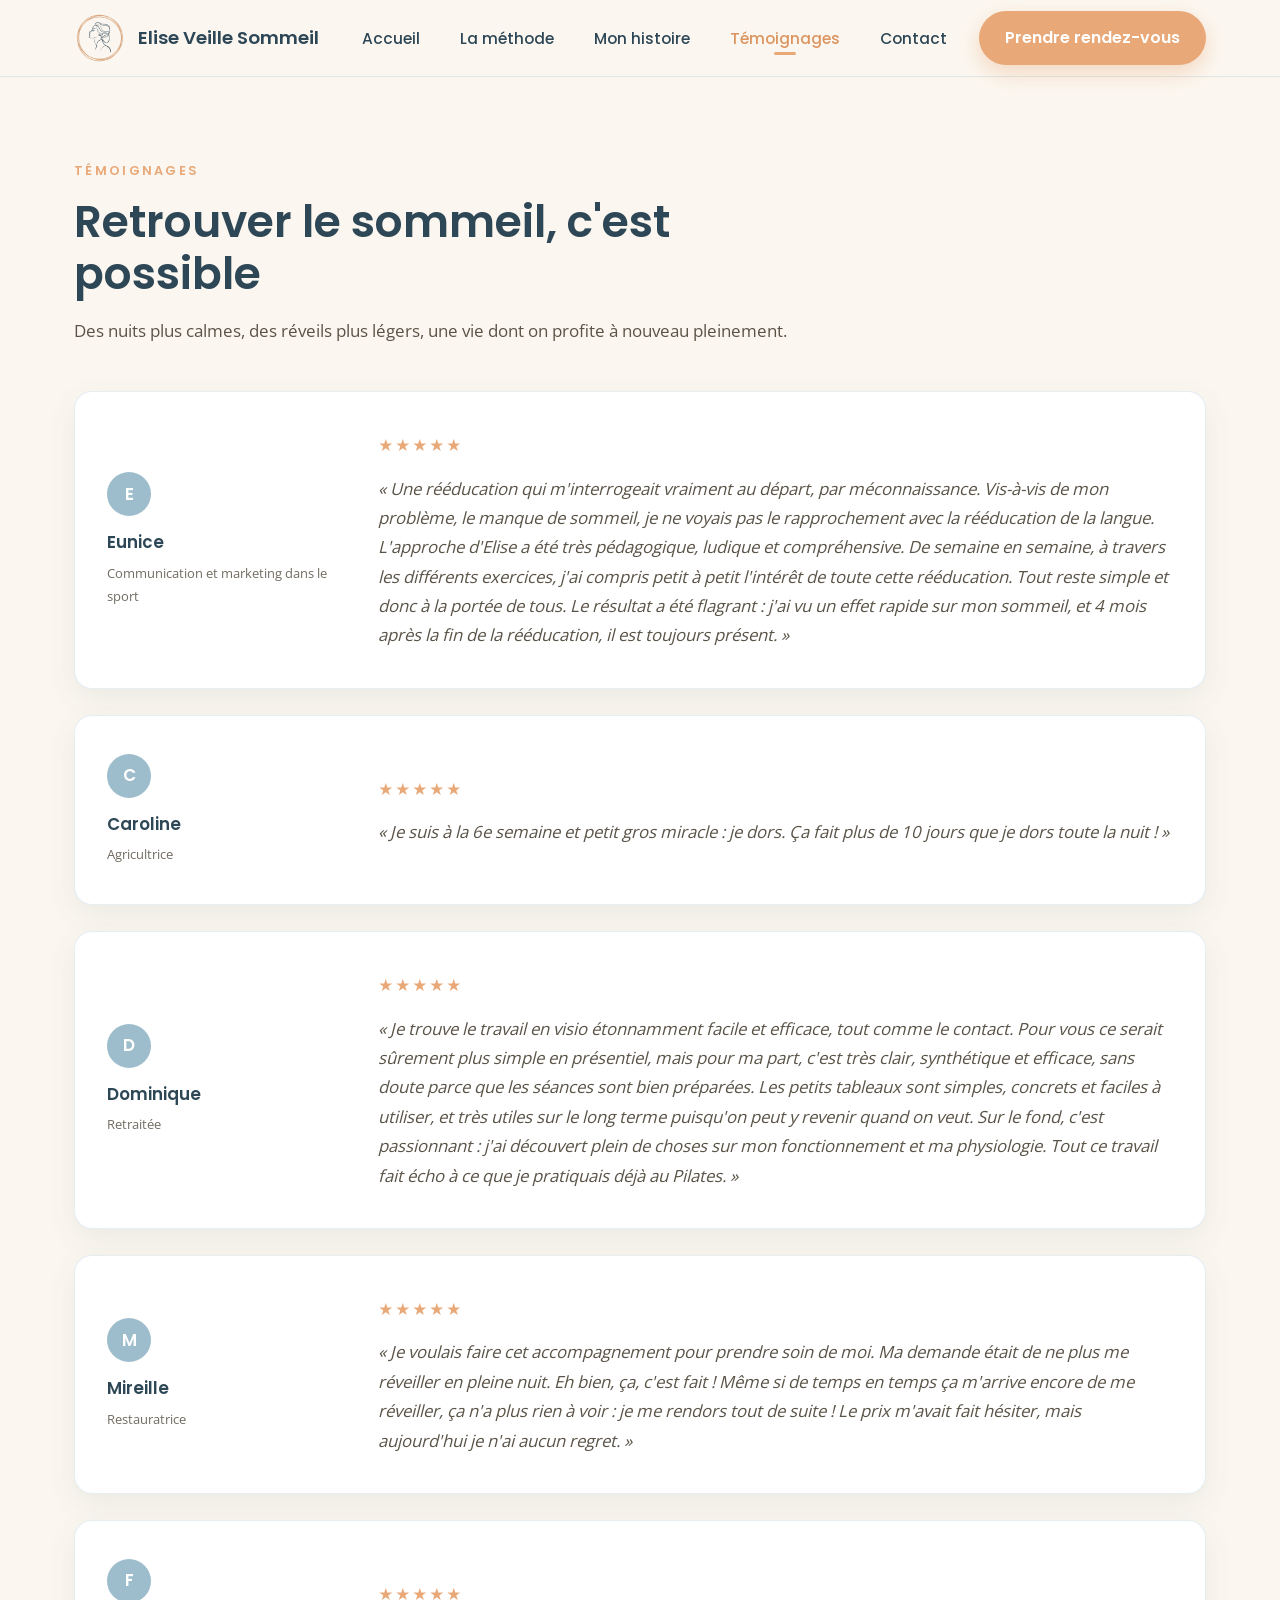
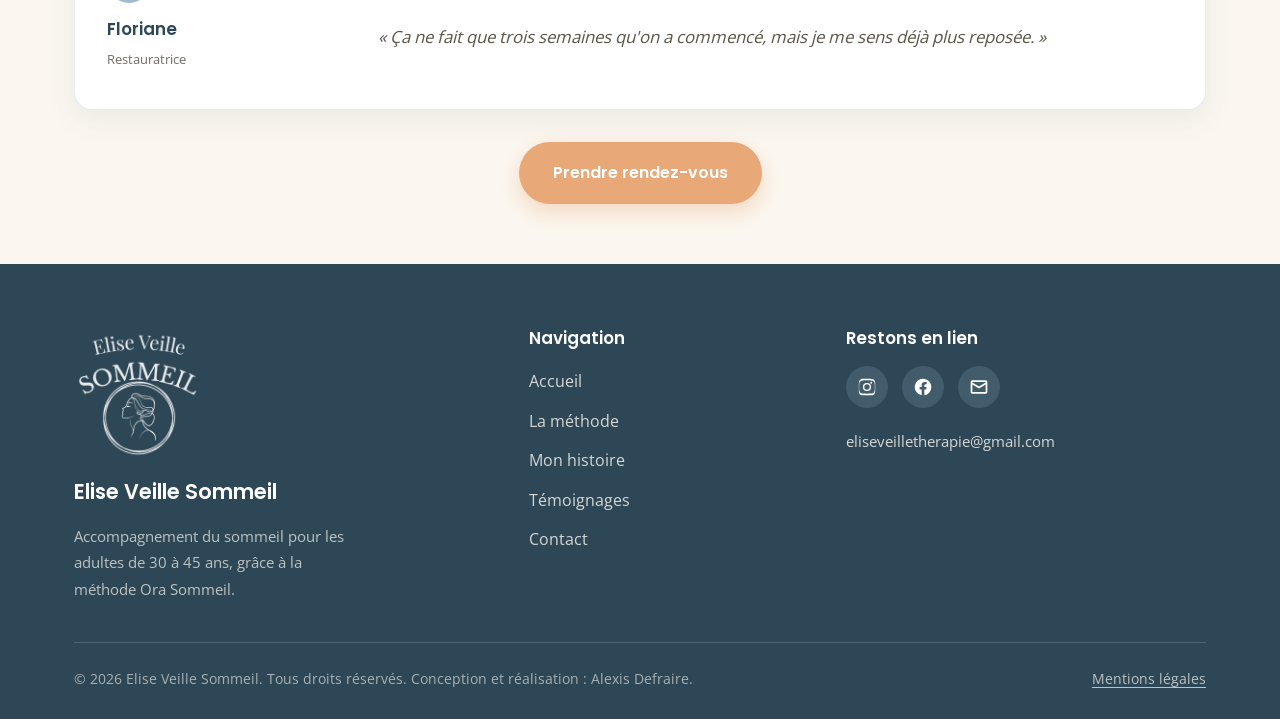
<file: temoignages.html>
<!DOCTYPE html>
<html lang="fr">
<head>
  <meta charset="UTF-8" />
  <meta name="viewport" content="width=device-width, initial-scale=1.0" />
  <title>Témoignages — Elise Veille Sommeil</title>
  <meta name="description" content="Retrouver le sommeil, c'est possible grâce à la méthode Ora Sommeil. Découvre les témoignages d'Eunice, Caroline et Dominique." />
  <link rel="canonical" href="https://elise-veille-sommeil.fr/temoignages.html" />

  <!-- Favicon -->
  <link rel="icon" type="image/png" href="images/medaillon_elise.png" />
  <link rel="apple-touch-icon" href="images/medaillon_elise.png" />

  <!-- Open Graph / réseaux sociaux -->
  <meta property="og:type" content="website" />
  <meta property="og:site_name" content="Elise Veille Sommeil" />
  <meta property="og:locale" content="fr_FR" />
  <meta property="og:url" content="https://elise-veille-sommeil.fr/temoignages.html" />
  <meta property="og:title" content="Témoignages — Elise Veille Sommeil" />
  <meta property="og:description" content="Retrouver le sommeil, c'est possible grâce à la méthode Ora Sommeil. Découvre les témoignages d'Eunice, Caroline et Dominique." />
  <meta property="og:image" content="https://elise-veille-sommeil.fr/images/logo_elise_charte.png" />
  <meta name="twitter:card" content="summary_large_image" />


  <link rel="stylesheet" href="css/style.css" />
</head>
<body>

  <!-- ============ HEADER ============ -->
  <header class="site-header">
    <nav class="nav container" aria-label="Navigation principale">
      <a href="index.html" class="nav__brand" aria-label="Elise Veille Sommeil — accueil">
        <img class="nav__logo" src="images/medaillon_elise.png" alt="" />
        <span class="nav__brand-name">Elise Veille Sommeil</span>
      </a>

      <button class="nav__toggle" aria-label="Ouvrir le menu" aria-expanded="false" aria-controls="nav-links">
        <span></span><span></span><span></span>
      </button>

      <ul class="nav__links" id="nav-links">
        <li><a href="index.html" class="nav__link">Accueil</a></li>
        <li><a href="methode.html" class="nav__link">La méthode</a></li>
        <li><a href="histoire.html" class="nav__link">Mon histoire</a></li>
        <li><a href="temoignages.html" class="nav__link is-active">Témoignages</a></li>
        <li><a href="contact.html" class="nav__link">Contact</a></li>
        <li><a href="contact.html" class="btn btn--primary nav__cta">Prendre rendez-vous</a></li>
      </ul>
    </nav>
  </header>

  <main>
    <!-- ============ En-tête éditorial (fond crème, aligné à gauche) ============ -->
    <section class="method-head">
      <div class="container">
        <div class="method-intro__inner reveal">
          <span class="section__eyebrow method-intro__eyebrow">Témoignages</span>
          <h1 class="method-intro__title">Retrouver le sommeil, c'est possible</h1>
          <p class="method-intro__lead testi-lead">
            Des nuits plus calmes, des réveils plus légers, une vie dont on profite à nouveau pleinement.
          </p>
        </div>
      </div>
    </section>

    <!-- ============ Témoignages (empilés en pleine largeur) ============ -->
    <section class="section section--tight story-section">
      <div class="container">
        <div class="testimonial-list">
          <article class="card testimonial-row reveal">
            <div class="testimonial-row__aside">
              <span class="testimonial__avatar">E</span>
              <span class="testimonial__name">Eunice</span>
              <span class="testimonial__role">Communication et marketing dans le sport</span>
            </div>
            <div class="testimonial-row__body">
              <div class="testimonial__stars">★★★★★</div>
              <p class="testimonial__text">
                «&nbsp;Une rééducation qui m'interrogeait vraiment au départ, par méconnaissance.
                Vis-à-vis de mon problème, le manque de sommeil, je ne voyais pas le rapprochement
                avec la rééducation de la langue. L'approche d'Elise a été très pédagogique, ludique
                et compréhensive. De semaine en semaine, à travers les différents exercices, j'ai
                compris petit à petit l'intérêt de toute cette rééducation. Tout reste simple et donc
                à la portée de tous. Le résultat a été flagrant&nbsp;: j'ai vu un effet rapide sur
                mon sommeil, et 4 mois après la fin de la rééducation, il est toujours présent.&nbsp;»
              </p>
            </div>
          </article>

          <article class="card testimonial-row reveal">
            <div class="testimonial-row__aside">
              <span class="testimonial__avatar">C</span>
              <span class="testimonial__name">Caroline</span>
              <span class="testimonial__role">Agricultrice</span>
            </div>
            <div class="testimonial-row__body">
              <div class="testimonial__stars">★★★★★</div>
              <p class="testimonial__text">
                «&nbsp;Je suis à la 6e semaine et petit gros miracle&nbsp;: je dors. Ça fait plus de
                10 jours que je dors toute la nuit&nbsp;!&nbsp;»
              </p>
            </div>
          </article>

          <article class="card testimonial-row reveal">
            <div class="testimonial-row__aside">
              <span class="testimonial__avatar">D</span>
              <span class="testimonial__name">Dominique</span>
              <span class="testimonial__role">Retraitée</span>
            </div>
            <div class="testimonial-row__body">
              <div class="testimonial__stars">★★★★★</div>
              <p class="testimonial__text">
                «&nbsp;Je trouve le travail en visio étonnamment facile et efficace, tout comme le contact.
                Pour vous ce serait sûrement plus simple en présentiel, mais pour ma part, c'est très
                clair, synthétique et efficace, sans doute parce que les séances sont bien préparées.
                Les petits tableaux sont simples, concrets et faciles à utiliser, et très utiles sur
                le long terme puisqu'on peut y revenir quand on veut. Sur le fond, c'est passionnant&nbsp;:
                j'ai découvert plein de choses sur mon fonctionnement et ma physiologie. Tout ce
                travail fait écho à ce que je pratiquais déjà au Pilates.&nbsp;»
              </p>
            </div>
          </article>

          <article class="card testimonial-row reveal">
            <div class="testimonial-row__aside">
              <span class="testimonial__avatar">M</span>
              <span class="testimonial__name">Mireille</span>
              <span class="testimonial__role">Restauratrice</span>
            </div>
            <div class="testimonial-row__body">
              <div class="testimonial__stars">★★★★★</div>
              <p class="testimonial__text">
                «&nbsp;Je voulais faire cet accompagnement pour prendre soin de moi. Ma demande
                était de ne plus me réveiller en pleine nuit. Eh bien, ça, c'est fait&nbsp;!
                Même si de temps en temps ça m'arrive encore de me réveiller, ça n'a plus rien
                à voir&nbsp;: je me rendors tout de suite&nbsp;! Le prix m'avait fait hésiter,
                mais aujourd'hui je n'ai aucun regret.&nbsp;»
              </p>
            </div>
          </article>

          <article class="card testimonial-row reveal">
            <div class="testimonial-row__aside">
              <span class="testimonial__avatar">F</span>
              <span class="testimonial__name">Floriane</span>
              <span class="testimonial__role">Restauratrice</span>
            </div>
            <div class="testimonial-row__body">
              <div class="testimonial__stars">★★★★★</div>
              <p class="testimonial__text">
                «&nbsp;Ça ne fait que trois semaines qu'on a commencé, mais je me sens déjà
                plus reposée.&nbsp;»
              </p>
            </div>
          </article>
        </div>

        <div class="btn-row btn-row--center reveal">
          <a href="contact.html" class="btn btn--primary">Prendre rendez-vous</a>
        </div>
      </div>
    </section>
  </main>

  <!-- ============ FOOTER ============ -->
  <footer class="site-footer">
    <div class="container">
      <div class="footer__grid">
        <div class="footer__col">
          <img class="footer__logo" src="images/logo_elise_charte.png" alt="" />
          <p class="footer__brand-name">Elise Veille Sommeil</p>
          <p class="footer__brand-tag">
            Accompagnement du sommeil pour les adultes de 30 à 45 ans, grâce à la méthode Ora Sommeil.
          </p>
        </div>

        <div class="footer__col">
          <h4>Navigation</h4>
          <ul class="footer__links">
            <li><a href="index.html">Accueil</a></li>
            <li><a href="methode.html">La méthode</a></li>
            <li><a href="histoire.html">Mon histoire</a></li>
            <li><a href="temoignages.html">Témoignages</a></li>
            <li><a href="contact.html">Contact</a></li>
          </ul>
        </div>

        <div class="footer__col">
          <h4>Restons en lien</h4>
          <div class="footer__socials">
            <a href="https://www.instagram.com/eliseveillesommeil/" target="_blank" rel="noopener" aria-label="Instagram">
              <svg viewBox="0 0 24 24" aria-hidden="true"><path d="M12 2.2c3.2 0 3.6 0 4.9.1 1.2.1 1.8.3 2.2.4.6.2 1 .5 1.4.9.4.4.7.8.9 1.4.2.4.4 1 .4 2.2.1 1.3.1 1.7.1 4.9s0 3.6-.1 4.9c-.1 1.2-.3 1.8-.4 2.2-.2.6-.5 1-.9 1.4-.4.4-.8.7-1.4.9-.4.2-1 .4-2.2.4-1.3.1-1.7.1-4.9.1s-3.6 0-4.9-.1c-1.2-.1-1.8-.3-2.2-.4-.6-.2-1-.5-1.4-.9-.4-.4-.7-.8-.9-1.4-.2-.4-.4-1-.4-2.2C2.2 15.6 2.2 15.2 2.2 12s0-3.6.1-4.9c.1-1.2.3-1.8.4-2.2.2-.6.5-1 .9-1.4.4-.4.8-.7 1.4-.9.4-.2 1-.4 2.2-.4C8.4 2.2 8.8 2.2 12 2.2zm0 1.8c-3.1 0-3.5 0-4.7.1-1.1.1-1.7.2-2.1.4-.5.2-.9.4-1.3.8-.4.4-.6.8-.8 1.3-.2.4-.3 1-.4 2.1C2.6 9.9 2.6 10.3 2.6 12s0 2.1.1 3.3c.1 1.1.2 1.7.4 2.1.2.5.4.9.8 1.3.4.4.8.6 1.3.8.4.2 1 .3 2.1.4 1.2.1 1.6.1 4.7.1s3.5 0 4.7-.1c1.1-.1 1.7-.2 2.1-.4.5-.2.9-.4 1.3-.8.4-.4.6-.8.8-1.3.2-.4.3-1 .4-2.1.1-1.2.1-1.6.1-3.3s0-2.1-.1-3.3c-.1-1.1-.2-1.7-.4-2.1-.2-.5-.4-.9-.8-1.3-.4-.4-.8-.6-1.3-.8-.4-.2-1-.3-2.1-.4-1.2-.1-1.6-.1-4.7-.1zm0 3.1a4.9 4.9 0 1 1 0 9.8 4.9 4.9 0 0 1 0-9.8zm0 8.1a3.2 3.2 0 1 0 0-6.4 3.2 3.2 0 0 0 0 6.4zm6.2-8.3a1.1 1.1 0 1 1-2.3 0 1.1 1.1 0 0 1 2.3 0z"/></svg>
            </a>
            <a href="https://www.facebook.com/share/1Aia6VEyLs/" target="_blank" rel="noopener" aria-label="Facebook">
              <svg viewBox="0 0 24 24" aria-hidden="true"><path d="M22 12a10 10 0 1 0-11.6 9.9v-7H7.9V12h2.5V9.8c0-2.5 1.5-3.9 3.8-3.9 1.1 0 2.2.2 2.2.2v2.5h-1.2c-1.2 0-1.6.8-1.6 1.6V12h2.7l-.4 2.9h-2.3v7A10 10 0 0 0 22 12z"/></svg>
            </a>
            <a href="mailto:eliseveilletherapie@gmail.com" aria-label="Email">
              <svg viewBox="0 0 24 24" aria-hidden="true"><path d="M4 4h16c1.1 0 2 .9 2 2v12c0 1.1-.9 2-2 2H4c-1.1 0-2-.9-2-2V6c0-1.1.9-2 2-2zm0 2v.5l8 5 8-5V6H4zm16 12V8.9l-7.5 4.7c-.3.2-.7.2-1 0L4 8.9V18h16z"/></svg>
            </a>
          </div>
          <a class="footer__email" href="mailto:eliseveilletherapie@gmail.com">eliseveilletherapie@gmail.com</a>
        </div>
      </div>

      <div class="footer__bottom">
        <span>© <span data-year>2026</span> Elise Veille Sommeil. Tous droits réservés. Conception et réalisation&nbsp;: Alexis Defraire.</span>
        <a href="mentions-legales.html">Mentions légales</a>
      </div>
    </div>
  </footer>

  <script src="js/main.js"></script>
  <!-- Cloudflare Web Analytics --><script defer src='https://static.cloudflareinsights.com/beacon.min.js' data-cf-beacon='{"token": "0ef0bda6743147cf873eef15d9654dea"}'></script><!-- End Cloudflare Web Analytics -->
</body>
</html>
</file>
<file: css/style.css>
/* ============================================================
   Polices auto-hebergees (ex-Google Fonts, en local = RGPD-friendly)
   Open Sans + Poppins, sous-ensembles latin & latin-ext
   ============================================================ */
/* latin-ext */
@font-face {
  font-family: 'Open Sans';
  font-style: normal;
  font-weight: 400;
  font-stretch: 100%;
  font-display: swap;
  src: url(../fonts/memvYaGs126MiZpBA-UvWbX2vVnXBbObj2OVTSGmu1aB.woff2) format('woff2');
  unicode-range: U+0100-02BA, U+02BD-02C5, U+02C7-02CC, U+02CE-02D7, U+02DD-02FF, U+0304, U+0308, U+0329, U+1D00-1DBF, U+1E00-1E9F, U+1EF2-1EFF, U+2020, U+20A0-20AB, U+20AD-20C0, U+2113, U+2C60-2C7F, U+A720-A7FF;
}
/* latin */
@font-face {
  font-family: 'Open Sans';
  font-style: normal;
  font-weight: 400;
  font-stretch: 100%;
  font-display: swap;
  src: url(../fonts/memvYaGs126MiZpBA-UvWbX2vVnXBbObj2OVTS-muw.woff2) format('woff2');
  unicode-range: U+0000-00FF, U+0131, U+0152-0153, U+02BB-02BC, U+02C6, U+02DA, U+02DC, U+0304, U+0308, U+0329, U+2000-206F, U+20AC, U+2122, U+2191, U+2193, U+2212, U+2215, U+FEFF, U+FFFD;
}
/* latin-ext */
@font-face {
  font-family: 'Open Sans';
  font-style: normal;
  font-weight: 500;
  font-stretch: 100%;
  font-display: swap;
  src: url(../fonts/memvYaGs126MiZpBA-UvWbX2vVnXBbObj2OVTSGmu1aB.woff2) format('woff2');
  unicode-range: U+0100-02BA, U+02BD-02C5, U+02C7-02CC, U+02CE-02D7, U+02DD-02FF, U+0304, U+0308, U+0329, U+1D00-1DBF, U+1E00-1E9F, U+1EF2-1EFF, U+2020, U+20A0-20AB, U+20AD-20C0, U+2113, U+2C60-2C7F, U+A720-A7FF;
}
/* latin */
@font-face {
  font-family: 'Open Sans';
  font-style: normal;
  font-weight: 500;
  font-stretch: 100%;
  font-display: swap;
  src: url(../fonts/memvYaGs126MiZpBA-UvWbX2vVnXBbObj2OVTS-muw.woff2) format('woff2');
  unicode-range: U+0000-00FF, U+0131, U+0152-0153, U+02BB-02BC, U+02C6, U+02DA, U+02DC, U+0304, U+0308, U+0329, U+2000-206F, U+20AC, U+2122, U+2191, U+2193, U+2212, U+2215, U+FEFF, U+FFFD;
}
/* latin-ext */
@font-face {
  font-family: 'Open Sans';
  font-style: normal;
  font-weight: 600;
  font-stretch: 100%;
  font-display: swap;
  src: url(../fonts/memvYaGs126MiZpBA-UvWbX2vVnXBbObj2OVTSGmu1aB.woff2) format('woff2');
  unicode-range: U+0100-02BA, U+02BD-02C5, U+02C7-02CC, U+02CE-02D7, U+02DD-02FF, U+0304, U+0308, U+0329, U+1D00-1DBF, U+1E00-1E9F, U+1EF2-1EFF, U+2020, U+20A0-20AB, U+20AD-20C0, U+2113, U+2C60-2C7F, U+A720-A7FF;
}
/* latin */
@font-face {
  font-family: 'Open Sans';
  font-style: normal;
  font-weight: 600;
  font-stretch: 100%;
  font-display: swap;
  src: url(../fonts/memvYaGs126MiZpBA-UvWbX2vVnXBbObj2OVTS-muw.woff2) format('woff2');
  unicode-range: U+0000-00FF, U+0131, U+0152-0153, U+02BB-02BC, U+02C6, U+02DA, U+02DC, U+0304, U+0308, U+0329, U+2000-206F, U+20AC, U+2122, U+2191, U+2193, U+2212, U+2215, U+FEFF, U+FFFD;
}
/* latin-ext */
@font-face {
  font-family: 'Poppins';
  font-style: normal;
  font-weight: 400;
  font-display: swap;
  src: url(../fonts/pxiEyp8kv8JHgFVrJJnecmNE.woff2) format('woff2');
  unicode-range: U+0100-02BA, U+02BD-02C5, U+02C7-02CC, U+02CE-02D7, U+02DD-02FF, U+0304, U+0308, U+0329, U+1D00-1DBF, U+1E00-1E9F, U+1EF2-1EFF, U+2020, U+20A0-20AB, U+20AD-20C0, U+2113, U+2C60-2C7F, U+A720-A7FF;
}
/* latin */
@font-face {
  font-family: 'Poppins';
  font-style: normal;
  font-weight: 400;
  font-display: swap;
  src: url(../fonts/pxiEyp8kv8JHgFVrJJfecg.woff2) format('woff2');
  unicode-range: U+0000-00FF, U+0131, U+0152-0153, U+02BB-02BC, U+02C6, U+02DA, U+02DC, U+0304, U+0308, U+0329, U+2000-206F, U+20AC, U+2122, U+2191, U+2193, U+2212, U+2215, U+FEFF, U+FFFD;
}
/* latin-ext */
@font-face {
  font-family: 'Poppins';
  font-style: normal;
  font-weight: 500;
  font-display: swap;
  src: url(../fonts/pxiByp8kv8JHgFVrLGT9Z1JlFc-K.woff2) format('woff2');
  unicode-range: U+0100-02BA, U+02BD-02C5, U+02C7-02CC, U+02CE-02D7, U+02DD-02FF, U+0304, U+0308, U+0329, U+1D00-1DBF, U+1E00-1E9F, U+1EF2-1EFF, U+2020, U+20A0-20AB, U+20AD-20C0, U+2113, U+2C60-2C7F, U+A720-A7FF;
}
/* latin */
@font-face {
  font-family: 'Poppins';
  font-style: normal;
  font-weight: 500;
  font-display: swap;
  src: url(../fonts/pxiByp8kv8JHgFVrLGT9Z1xlFQ.woff2) format('woff2');
  unicode-range: U+0000-00FF, U+0131, U+0152-0153, U+02BB-02BC, U+02C6, U+02DA, U+02DC, U+0304, U+0308, U+0329, U+2000-206F, U+20AC, U+2122, U+2191, U+2193, U+2212, U+2215, U+FEFF, U+FFFD;
}
/* latin-ext */
@font-face {
  font-family: 'Poppins';
  font-style: normal;
  font-weight: 600;
  font-display: swap;
  src: url(../fonts/pxiByp8kv8JHgFVrLEj6Z1JlFc-K.woff2) format('woff2');
  unicode-range: U+0100-02BA, U+02BD-02C5, U+02C7-02CC, U+02CE-02D7, U+02DD-02FF, U+0304, U+0308, U+0329, U+1D00-1DBF, U+1E00-1E9F, U+1EF2-1EFF, U+2020, U+20A0-20AB, U+20AD-20C0, U+2113, U+2C60-2C7F, U+A720-A7FF;
}
/* latin */
@font-face {
  font-family: 'Poppins';
  font-style: normal;
  font-weight: 600;
  font-display: swap;
  src: url(../fonts/pxiByp8kv8JHgFVrLEj6Z1xlFQ.woff2) format('woff2');
  unicode-range: U+0000-00FF, U+0131, U+0152-0153, U+02BB-02BC, U+02C6, U+02DA, U+02DC, U+0304, U+0308, U+0329, U+2000-206F, U+20AC, U+2122, U+2191, U+2193, U+2212, U+2215, U+FEFF, U+FFFD;
}
/* latin-ext */
@font-face {
  font-family: 'Poppins';
  font-style: normal;
  font-weight: 700;
  font-display: swap;
  src: url(../fonts/pxiByp8kv8JHgFVrLCz7Z1JlFc-K.woff2) format('woff2');
  unicode-range: U+0100-02BA, U+02BD-02C5, U+02C7-02CC, U+02CE-02D7, U+02DD-02FF, U+0304, U+0308, U+0329, U+1D00-1DBF, U+1E00-1E9F, U+1EF2-1EFF, U+2020, U+20A0-20AB, U+20AD-20C0, U+2113, U+2C60-2C7F, U+A720-A7FF;
}
/* latin */
@font-face {
  font-family: 'Poppins';
  font-style: normal;
  font-weight: 700;
  font-display: swap;
  src: url(../fonts/pxiByp8kv8JHgFVrLCz7Z1xlFQ.woff2) format('woff2');
  unicode-range: U+0000-00FF, U+0131, U+0152-0153, U+02BB-02BC, U+02C6, U+02DA, U+02DC, U+0304, U+0308, U+0329, U+2000-206F, U+20AC, U+2122, U+2191, U+2193, U+2212, U+2215, U+FEFF, U+FFFD;
}

/* ============================================
   Elise Veille Sommeil — Feuille de style
   Méthode : Ora Sommeil
   ============================================ */

/* ---------- Variables ---------- */
:root {
  --creme: #FBF7F0;
  --bleu-nuit: #2E4756;
  --bleu-brume: #9DBDCC;
  --abricot: #E8A878;
  --texte: #5A5347;

  --creme-fonce: #F3ECE0;
  --abricot-fonce: #DC9560;
  --bleu-brume-clair: #C7DBE5;
  --dore: #D4A23E; /* doré chaud : étoiles visibles sur fond crème */

  --ombre-douce: 0 10px 30px rgba(46, 71, 86, 0.08);
  --ombre-carte: 0 14px 40px rgba(46, 71, 86, 0.10);

  --radius: 18px;
  --radius-sm: 12px;

  --max: 1180px;
  --transition: 0.4s cubic-bezier(0.22, 0.61, 0.36, 1);

  --font-titre: 'Poppins', system-ui, sans-serif;
  --font-corps: 'Open Sans', system-ui, sans-serif;
}

/* ---------- Reset léger ---------- */
*,
*::before,
*::after {
  box-sizing: border-box;
  margin: 0;
  padding: 0;
}

html {
  scroll-behavior: smooth;
  -webkit-text-size-adjust: 100%;
}

body {
  font-family: var(--font-corps);
  color: var(--texte);
  background-color: var(--creme);
  line-height: 1.75;
  font-size: 1.05rem;
  overflow-x: hidden;
}

img {
  max-width: 100%;
  display: block;
}

a {
  color: inherit;
  text-decoration: none;
}

h1, h2, h3, h4 {
  font-family: var(--font-titre);
  color: var(--bleu-nuit);
  line-height: 1.2;
  font-weight: 600;
}

/* ---------- Utilitaires ---------- */
.container {
  width: 100%;
  max-width: var(--max);
  margin-inline: auto;
  padding-inline: 24px;
}

.section {
  padding-block: clamp(60px, 9vw, 110px);
}

.section--brume {
  background-color: var(--bleu-brume-clair);
}

/* Espacements resserrés (lecture fluide, sans grands vides) */
.section--tight {
  padding-block: clamp(34px, 5vw, 60px);
}

.section--creme-fonce {
  background-color: var(--creme-fonce);
}

.section__eyebrow {
  display: inline-block;
  font-family: var(--font-titre);
  font-weight: 600;
  font-size: 0.8rem;
  letter-spacing: 0.18em;
  text-transform: uppercase;
  color: var(--abricot-fonce);
  margin-bottom: 14px;
}

.section__title {
  font-size: clamp(1.7rem, 3.5vw, 2.6rem);
  margin-bottom: 22px;
}

.section__intro {
  max-width: 720px;
  font-size: 1.1rem;
}

.text-center { text-align: center; }
.mx-auto { margin-inline: auto; }
.lead { font-size: 1.18rem; }

/* ---------- Boutons ---------- */
.btn {
  display: inline-flex;
  align-items: center;
  justify-content: center;
  gap: 10px;
  font-family: var(--font-titre);
  font-weight: 600;
  font-size: 1rem;
  padding: 15px 32px;
  border-radius: 50px;
  border: 2px solid transparent;
  cursor: pointer;
  transition: transform var(--transition), box-shadow var(--transition),
    background-color var(--transition), color var(--transition);
  will-change: transform;
}

.btn--primary {
  background-color: var(--abricot);
  color: #fff;
  box-shadow: 0 8px 22px rgba(232, 168, 120, 0.4);
}

.btn--primary:hover {
  background-color: var(--abricot-fonce);
  transform: translateY(-3px);
  box-shadow: 0 12px 28px rgba(232, 168, 120, 0.5);
}

.btn--outline {
  background-color: transparent;
  color: var(--bleu-nuit);
  border-color: var(--bleu-nuit);
}

.btn--outline:hover {
  background-color: var(--bleu-nuit);
  color: #fff;
  transform: translateY(-3px);
}

.btn--ghost {
  background-color: transparent;
  color: var(--bleu-nuit);
  padding-inline: 4px;
  text-decoration: underline;
  text-decoration-color: var(--abricot);
  text-underline-offset: 6px;
  text-decoration-thickness: 2px;
}

.btn--ghost:hover {
  color: var(--abricot-fonce);
}

.btn--light {
  background-color: #fff;
  color: var(--bleu-nuit);
  box-shadow: var(--ombre-douce);
}

.btn--light:hover {
  transform: translateY(-3px);
  box-shadow: var(--ombre-carte);
}

.btn-row {
  display: flex;
  flex-wrap: wrap;
  gap: 16px;
  margin-top: 32px;
}

.btn-row--center {
  justify-content: center;
}

/* ============================================
   HEADER / NAVIGATION
   ============================================ */
.site-header {
  position: sticky;
  top: 0;
  z-index: 1000;
  background-color: rgba(251, 247, 240, 0.85);
  backdrop-filter: blur(12px);
  -webkit-backdrop-filter: blur(12px);
  border-bottom: 1px solid rgba(157, 189, 204, 0.3);
  transition: box-shadow var(--transition);
}

.site-header.scrolled {
  box-shadow: var(--ombre-douce);
}

.nav {
  display: flex;
  align-items: center;
  justify-content: space-between;
  height: 76px;
}

.nav__brand {
  display: flex;
  flex-direction: row;
  align-items: center;
  gap: 12px;
  line-height: 1.1;
}

.nav__logo {
  height: 52px;
  width: auto;
  display: block;
}

.nav__brand-name {
  font-family: var(--font-titre);
  font-weight: 600;
  font-size: 1.15rem;
  color: var(--bleu-nuit);
}

.nav__brand-tag {
  font-size: 0.7rem;
  letter-spacing: 0.16em;
  text-transform: uppercase;
  color: var(--abricot-fonce);
}

.nav__links {
  display: flex;
  align-items: center;
  gap: 8px;
  list-style: none;
}

.nav__link {
  font-family: var(--font-titre);
  font-weight: 500;
  font-size: 0.97rem;
  color: var(--bleu-nuit);
  padding: 8px 16px;
  border-radius: 50px;
  position: relative;
  transition: color var(--transition), background-color var(--transition);
}

.nav__link:hover {
  color: var(--abricot-fonce);
}

.nav__link.is-active {
  color: var(--abricot-fonce);
}

.nav__link.is-active::after {
  content: '';
  position: absolute;
  bottom: 2px;
  left: 50%;
  transform: translateX(-50%);
  width: 22px;
  height: 3px;
  border-radius: 3px;
  background-color: var(--abricot);
}

.nav__cta {
  margin-left: 8px;
  padding: 11px 24px;
}

/* Burger */
.nav__toggle {
  display: none;
  flex-direction: column;
  justify-content: center;
  gap: 5px;
  width: 44px;
  height: 44px;
  background: none;
  border: none;
  cursor: pointer;
}

.nav__toggle span {
  display: block;
  width: 26px;
  height: 2.5px;
  background-color: var(--bleu-nuit);
  border-radius: 3px;
  transition: transform var(--transition), opacity var(--transition);
}

.nav__toggle.is-open span:nth-child(1) {
  transform: translateY(7.5px) rotate(45deg);
}
.nav__toggle.is-open span:nth-child(2) {
  opacity: 0;
}
.nav__toggle.is-open span:nth-child(3) {
  transform: translateY(-7.5px) rotate(-45deg);
}

/* ============================================
   HERO
   ============================================ */
.hero {
  position: relative;
  min-height: 88vh;
  display: flex;
  align-items: center;
  text-align: center;
  overflow: hidden;
  padding-block: 80px;
}

.hero__bg {
  position: absolute;
  inset: 0;
  z-index: 0;
  /* Fond crème uni, identique au reste de la page */
  background-color: var(--creme);
}

/* Étoiles d'ambiance : montée lente bas -> haut, fondu, scintillement, derrière le texte */
.hero__particles {
  position: absolute;
  inset: 0;
  z-index: 1; /* au-dessus du fond (0), sous le texte (2) */
  overflow: hidden;
  pointer-events: none;
}

/* Enveloppe : gère la MONTÉE, le fondu d'entrée/sortie et le TOURNOIEMENT lent */
.star {
  position: absolute;
  left: var(--x);
  bottom: -16px;
  width: var(--s);
  height: var(--s);
  opacity: 0;
  --spin: 230deg; /* tournoiement léger sur toute la montée */
  /* Seuls transform et opacity sont animés -> composité GPU, fluide même à 45 étoiles */
  will-change: transform, opacity;
  animation: star-rise var(--rd) linear infinite;
  animation-delay: var(--rde);
}

/* Sens de rotation alterné pour un effet plus naturel, jamais synchronisé */
.star:nth-child(even) { --spin: -270deg; }
.star:nth-child(3n)   { --spin: 200deg; }
.star:nth-child(5n)   { --spin: -180deg; }

/* Forme étoile à 4 branches (fine et délicate) + SCINTILLEMENT (pulsation d'opacité) */
.star::before {
  content: "";
  position: absolute;
  inset: 0;
  background-color: var(--c);
  clip-path: polygon(
    50% 0%, 58% 42%, 100% 50%, 58% 58%,
    50% 100%, 42% 58%, 0% 50%, 42% 42%
  );
  will-change: transform, opacity;
  animation: star-twinkle var(--td) ease-in-out infinite;
  animation-delay: var(--tde);
}

/* Montée + tournoiement : l'opacité d'enveloppe plafonne à --o (profondeur variable) */
@keyframes star-rise {
  0%   { transform: translateY(0) scale(0.8) rotate(0deg);              opacity: 0; }
  10%  { opacity: var(--o); }
  85%  { opacity: var(--o); }
  100% { transform: translateY(-92vh) scale(1) rotate(var(--spin));     opacity: 0; }
}

/* Scintillement doux : opacité * enveloppe = scintillement borné, jamais clignotant.
   Plancher relevé (0.55) -> étoiles un peu plus présentes, sans dominer le texte */
@keyframes star-twinkle {
  0%, 100% { opacity: 0.55; transform: scale(0.85); }
  50%      { opacity: 1;    transform: scale(1.08); }
}

/* Étoile filante : descente en VRAIE diagonale via offset-path.
   offset-rotate: auto oriente la traînée sur la tangente du chemin
   -> la queue suit toujours l'axe du déplacement (et gère les courbes). */
.shooting-star {
  position: absolute;
  width: clamp(90px, 13vw, 170px);
  height: 2px;
  border-radius: 2px;
  /* tête lumineuse à l'avant (extrémité droite, = sens du déplacement) */
  background: linear-gradient(90deg,
    rgba(232, 168, 120, 0) 0%,
    rgba(212, 162, 62, 0.45) 55%,
    var(--abricot) 100%);
  filter: drop-shadow(0 0 4px rgba(220, 149, 96, 0.5));
  opacity: 0;
  pointer-events: none;
  offset-rotate: auto;            /* la traînée s'aligne sur la trajectoire */
  will-change: offset-distance, opacity;
}

/* Étoile 1 : haut-gauche -> bas-droite, droite, ~33° */
.shooting-star--1 {
  top: 4%;
  left: 3%;
  offset-path: path("M 0 0 L 880 560");
  animation: shoot 17s ease-in-out infinite;
  animation-delay: 3s;
}

/* Étoile 2 : haut-gauche -> bas-droite, plus raide ~44°, trajectoire COURBE */
.shooting-star--2 {
  top: -6%;
  left: 24%;
  offset-path: path("M 0 0 Q 230 280, 760 720");
  animation: shoot 19s ease-in-out infinite;
  animation-delay: 9s;
}

/* Étoile 3 : sens inverse, haut-droite -> bas-gauche, ~36°, légèrement courbe */
.shooting-star--3 {
  top: 2%;
  right: 5%;
  offset-path: path("M 0 0 Q -250 240, -820 600");
  animation: shoot 21s ease-in-out infinite;
  animation-delay: 6.5s;
}

/* Course le long du chemin (~17 % du cycle) puis longue pause -> apparition occasionnelle.
   Fondu d'entrée au départ, fondu de sortie à l'arrivée. */
@keyframes shoot {
  0%   { offset-distance: 0%;   opacity: 0; }
  3%   { opacity: 0.9; }
  14%  { opacity: 0.9; }
  17%  { offset-distance: 100%; opacity: 0; }
  100% { offset-distance: 100%; opacity: 0; }
}

/* Respect des préférences d'accessibilité : pas de mouvement */
@media (prefers-reduced-motion: reduce) {
  .hero__particles { display: none; }
}

.hero__placeholder-note {
  position: absolute;
  bottom: 16px;
  left: 50%;
  transform: translateX(-50%);
  z-index: 1;
  font-size: 0.72rem;
  color: var(--bleu-nuit);
  background: rgba(255, 255, 255, 0.6);
  padding: 4px 12px;
  border-radius: 50px;
  letter-spacing: 0.04em;
}

.hero__inner {
  position: relative;
  z-index: 2;
  max-width: 880px;
  margin-inline: auto;
}

.hero__title {
  font-weight: 600;
  margin-bottom: 28px;
  letter-spacing: -0.01em;
  /* Interligne homogène entre les deux lignes de l'accroche */
  line-height: 1.15;
}

/* Ligne 1 fixe (bleu nuit) */
.hero__line {
  display: block;
  font-size: clamp(2rem, 5.5vw, 3.6rem);
  color: var(--bleu-nuit);
}

/* Ligne 2 animée : toujours une seule ligne, hauteur fixe */
.rotator {
  display: block;
  text-align: center;
  /* Taille calibrée pour que le mot le plus long tienne sur 1 ligne.
     Légèrement plus petite que la ligne 1. */
  font-size: clamp(1.7rem, 4.6vw, 3.1rem);
  line-height: 1.15;
  /* Hauteur réservée = exactement 1 ligne -> aucun saut, bloc figé */
  height: 1.15em;
  white-space: nowrap;
  overflow: visible;
}

.rotator__word {
  display: inline-block;
  opacity: 1;
  transition: opacity 0.6s ease;
  color: var(--abricot); /* mot animé en abricot, distinct de la phrase fixe */
  white-space: nowrap;
}

.rotator__word.is-out {
  opacity: 0;
}

.hero__logo {
  display: block;
  width: clamp(180px, 22vw, 230px);
  height: auto;
  margin: 0 auto 26px;
}

.hero__subtitle {
  font-size: 1.16rem;
  max-width: 680px;
  margin: 0 auto 36px;
  color: var(--texte);
}

/* ============================================
   FADE-IN au scroll
   ============================================ */
.reveal {
  opacity: 0;
  transform: translateY(28px);
  transition: opacity 0.8s ease, transform 0.8s ease;
}

.reveal.is-visible {
  opacity: 1;
  transform: none;
}

@media (prefers-reduced-motion: reduce) {
  .reveal {
    opacity: 1;
    transform: none;
    transition: none;
  }
  .rotator__word {
    transition: none;
  }
}

/* ============================================
   BLOCS DE CONTENU GÉNÉRIQUES
   ============================================ */

/* Bloc 2 colonnes (texte + média) */
.split {
  display: grid;
  grid-template-columns: 1fr 1fr;
  gap: clamp(32px, 6vw, 72px);
  align-items: center;
}

/* Colonnes alignées en haut (ex. page histoire) */
.split--top {
  align-items: start;
}

/* Colonnes centrées verticalement (texte en face de la photo) */
.split--center {
  align-items: center;
}

/* Carte histoire : détache le bloc photo+texte du fond crème */
.story-card {
  background-color: #fff;
  border-radius: var(--radius);
  box-shadow: var(--ombre-douce);
  border: 1px solid rgba(157, 189, 204, 0.22);
  padding: clamp(24px, 4vw, 46px);
}

/* Photo un peu moins haute pour équilibrer avec le texte */
.story-card__photo {
  aspect-ratio: 4 / 4.5;
  max-height: 520px;
  object-fit: cover;
}

/* Rapproche la carte du titre (moins de vide au-dessus) */
.story-section {
  padding-top: clamp(2px, 0.5vw, 6px);
}

/* Aération du texte de l'histoire */
.story-card .split__text p {
  margin-bottom: 1.05em;
}
.story-card .split__text p:last-child {
  margin-bottom: 0;
}

/* Phrase de bascule isolée, centrée, mise en valeur */
.story-pivot {
  text-align: center;
  font-family: var(--font-titre);
  font-weight: 600;
  font-size: 1.2rem;
  color: var(--bleu-nuit);
  margin: 1.6em 0;
}

.split--reverse .split__media {
  order: 2;
}

.split__text h2 {
  font-size: clamp(1.6rem, 3.2vw, 2.3rem);
  margin-bottom: 20px;
}

/* Placeholder média */
.media-placeholder {
  position: relative;
  width: 100%;
  aspect-ratio: 4 / 5;
  border-radius: var(--radius);
  background:
    repeating-linear-gradient(
      45deg,
      var(--bleu-brume-clair),
      var(--bleu-brume-clair) 16px,
      var(--creme-fonce) 16px,
      var(--creme-fonce) 32px
    );
  box-shadow: var(--ombre-carte);
  display: flex;
  align-items: center;
  justify-content: center;
  overflow: hidden;
}

.media-placeholder--wide {
  aspect-ratio: 16 / 10;
}

/* Bande photo immersive pleine largeur (sous le hero) */
.photo-band {
  width: 100%;
  line-height: 0;
}

.photo-band img {
  width: 100%;
  height: clamp(220px, 40vh, 480px);
  object-fit: cover;
  display: block;
}

/* Images réelles (mêmes proportions/arrondi que les placeholders) */
.media-img {
  width: 100%;
  border-radius: var(--radius);
  box-shadow: var(--ombre-carte);
  object-fit: cover;
  aspect-ratio: 4 / 5;
}

.media-img--wide {
  aspect-ratio: 16 / 10;
}

/* Image à proportions naturelles : jamais étirée ni recadrée */
.media-img--free {
  aspect-ratio: auto;
  height: auto;
  object-fit: contain;
}

.media-placeholder__label {
  background: rgba(255, 255, 255, 0.88);
  color: var(--bleu-nuit);
  font-family: var(--font-titre);
  font-weight: 500;
  font-size: 0.85rem;
  padding: 10px 18px;
  border-radius: 50px;
  text-align: center;
  max-width: 80%;
  box-shadow: var(--ombre-douce);
}

/* ============================================
   CARTES (piliers, témoignages)
   ============================================ */
.cards {
  display: grid;
  grid-template-columns: repeat(3, 1fr);
  gap: 28px;
  margin-top: 12px;
}

.card {
  background-color: #fff;
  border-radius: var(--radius);
  padding: 38px 32px;
  box-shadow: var(--ombre-douce);
  border: 1px solid rgba(157, 189, 204, 0.25);
  transition: transform var(--transition), box-shadow var(--transition);
  height: 100%;
}

.card:hover {
  transform: translateY(-6px);
  box-shadow: var(--ombre-carte);
}

.card__icon {
  width: 56px;
  height: 56px;
  border-radius: 16px;
  background-color: #F4EFE6; /* pastille crème */
  color: var(--bleu-nuit);   /* couleur de l'icône (currentColor) */
  display: flex;
  align-items: center;
  justify-content: center;
  margin-bottom: 22px;
}

.card__icon svg {
  width: 34px;
  height: 34px;
}

.card__num {
  font-family: var(--font-titre);
  font-weight: 600;
  font-size: 0.85rem;
  letter-spacing: 0.1em;
  color: var(--abricot-fonce);
  margin-bottom: 8px;
}

.card__title {
  font-size: 1.3rem;
  margin-bottom: 12px;
}

.card__tag {
  display: inline-block;
  font-size: 0.75rem;
  font-family: var(--font-titre);
  font-weight: 600;
  letter-spacing: 0.06em;
  text-transform: uppercase;
  color: var(--bleu-brume);
  margin-bottom: 14px;
}

.card__text {
  font-size: 1rem;
}

/* ============================================
   PILIERS DÉTAILLÉS (page méthode)
   ============================================ */
.pillar {
  display: grid;
  grid-template-columns: 80px 1fr;
  gap: 28px;
  align-items: start;
  background-color: #fff;
  border-radius: var(--radius);
  padding: 36px;
  box-shadow: var(--ombre-douce);
  border-left: 5px solid var(--abricot);
}

.pillar + .pillar {
  margin-top: 26px;
}

.pillar__index {
  font-family: var(--font-titre);
  font-weight: 700;
  font-size: 2.6rem;
  color: var(--bleu-brume);
  line-height: 1;
}

.pillar__title {
  font-size: 1.4rem;
  margin-bottom: 6px;
}

.pillar__tag {
  display: inline-block;
  font-size: 0.75rem;
  font-family: var(--font-titre);
  font-weight: 600;
  letter-spacing: 0.06em;
  text-transform: uppercase;
  color: var(--abricot-fonce);
  margin-bottom: 14px;
}

/* ============================================
   AMBIANCE NOCTURNE (transition crème -> bande bleue, page méthode)
   ============================================ */
.piliers-section {
  position: relative;
}

/* Le contenu (titre + cartes) reste au-dessus de l'ambiance */
.piliers-section > .container {
  position: relative;
  z-index: 1;
}

.method-ambiance {
  position: absolute;
  inset: 0;
  z-index: 0;            /* au-dessus du fond bleu, sous le titre et les cartes */
  overflow: hidden;      /* lune et étoiles restent dans la bande */
  pointer-events: none;
}

/* Ciel d'étoiles : l'enveloppe FLOTTE sur de longues distances (translate + rotate, boucle),
   le ::before porte la forme étoile, son halo et le SCINTILLEMENT (opacité). */
.m-star {
  position: absolute;
  width: var(--s, 9px);
  height: var(--s, 9px);
  animation-iteration-count: infinite;
  animation-timing-function: ease-in-out;
  will-change: transform;
}

.m-star::before {
  content: "";
  position: absolute;
  inset: 0;
  background-color: var(--c, var(--abricot));
  clip-path: polygon(
    50% 0%, 58% 42%, 100% 50%, 58% 58%,
    50% 100%, 42% 58%, 0% 50%, 42% 42%
  );
  opacity: 0.85;
  /* halo doux -> étoiles bien visibles sur le bleu */
  filter: drop-shadow(0 0 5px rgba(240, 198, 123, 0.85));
  animation: m-twinkle 3.6s ease-in-out infinite;
  will-change: opacity, transform;
}

/* Scintillement (opacité + léger pulse) par-dessus le déplacement */
@keyframes m-twinkle {
  0%, 100% { opacity: 0.5;  transform: scale(0.8); }
  50%      { opacity: 1;    transform: scale(1.15); }
}

/* 6 trajectoires de flottement, longues distances + rotation, boucle continue (translate(0) et
   rotate(360) aux extrémités -> aucune saccade à la reprise) */
@keyframes drift-1 {
  0%{transform:translate(0,0) rotate(0deg)} 25%{transform:translate(80px,-55px) rotate(90deg)}
  50%{transform:translate(150px,40px) rotate(180deg)} 75%{transform:translate(60px,95px) rotate(270deg)}
  100%{transform:translate(0,0) rotate(360deg)}
}
@keyframes drift-2 {
  0%{transform:translate(0,0) rotate(0deg)} 25%{transform:translate(-75px,45px) rotate(-85deg)}
  50%{transform:translate(-140px,-35px) rotate(-175deg)} 75%{transform:translate(-55px,-90px) rotate(-265deg)}
  100%{transform:translate(0,0) rotate(-360deg)}
}
@keyframes drift-3 {
  0%{transform:translate(0,0) rotate(0deg)} 33%{transform:translate(55px,75px) rotate(120deg)}
  66%{transform:translate(-65px,120px) rotate(240deg)} 100%{transform:translate(0,0) rotate(360deg)}
}
@keyframes drift-4 {
  0%{transform:translate(0,0) rotate(0deg)} 33%{transform:translate(-100px,-45px) rotate(-120deg)}
  66%{transform:translate(45px,-110px) rotate(-240deg)} 100%{transform:translate(0,0) rotate(-360deg)}
}
@keyframes drift-5 {
  0%{transform:translate(0,0) rotate(0deg)} 25%{transform:translate(110px,35px) rotate(80deg)}
  50%{transform:translate(65px,-100px) rotate(160deg)} 75%{transform:translate(-55px,-45px) rotate(240deg)}
  100%{transform:translate(0,0) rotate(360deg)}
}
@keyframes drift-6 {
  0%{transform:translate(0,0) rotate(0deg)} 25%{transform:translate(-65px,-75px) rotate(-90deg)}
  50%{transform:translate(35px,-130px) rotate(-180deg)} 75%{transform:translate(100px,-45px) rotate(-270deg)}
  100%{transform:translate(0,0) rotate(-360deg)}
}

/* Répartition des trajectoires + durées longues et variées (15-40s) */
.m-star:nth-child(6n+1) { animation-name: drift-1; animation-duration: 22s; }
.m-star:nth-child(6n+2) { animation-name: drift-2; animation-duration: 31s; }
.m-star:nth-child(6n+3) { animation-name: drift-3; animation-duration: 17s; }
.m-star:nth-child(6n+4) { animation-name: drift-4; animation-duration: 38s; }
.m-star:nth-child(6n+5) { animation-name: drift-5; animation-duration: 26s; }
.m-star:nth-child(6n)   { animation-name: drift-6; animation-duration: 34s; }

/* Delays variés -> mouvement désynchronisé */
.m-star:nth-child(5n+1) { animation-delay: -4s; }
.m-star:nth-child(5n+2) { animation-delay: -13s; }
.m-star:nth-child(5n+3) { animation-delay: -21s; }
.m-star:nth-child(5n+4) { animation-delay: -8s; }
.m-star:nth-child(5n)   { animation-delay: -28s; }

/* Scintillement désynchronisé */
.m-star:nth-child(3n+1)::before { animation-duration: 3.0s; animation-delay: -0.7s; }
.m-star:nth-child(3n+2)::before { animation-duration: 4.3s; animation-delay: -2.2s; }
.m-star:nth-child(3n)::before   { animation-duration: 3.6s; animation-delay: -1.4s; }

@media (prefers-reduced-motion: reduce) {
  .m-star, .m-star::before { animation: none; }
}

/* ============================================
   CARTES PILIERS AVEC IMAGE (page méthode)
   ============================================ */
.pillar-card {
  padding: 0;            /* l'image va jusqu'aux bords ; padding sur le corps */
  overflow: hidden;       /* coins arrondis appliqués à l'image */
  display: flex;
  flex-direction: column;
}

/* Image et placeholder : même format homogène entre les 3 cartes */
.pillar-card__img,
.pillar-card__ph {
  width: 100%;
  height: 190px;          /* hauteur fixe raisonnable */
  object-fit: cover;      /* recadrage propre, jamais déformé */
  display: block;
}

.pillar-card__ph {
  display: flex;
  align-items: center;
  justify-content: center;
  background: repeating-linear-gradient(
    45deg,
    var(--bleu-brume-clair),
    var(--bleu-brume-clair) 14px,
    var(--creme-fonce) 14px,
    var(--creme-fonce) 28px
  );
}

.pillar-card__body {
  padding: 24px 26px 28px;
}

/* Catégorie : petit label discret en abricot, petites majuscules */
.pillar-card__tag {
  display: inline-block;
  font-family: var(--font-titre);
  font-weight: 600;
  font-size: 0.72rem;
  letter-spacing: 0.14em;
  text-transform: uppercase;
  color: var(--abricot);
  margin-bottom: 8px;
}

/* Nom du pilier : bleu nuit, taille moyenne, avec petite icône à gauche */
.pillar-card__title {
  display: flex;
  align-items: center;
  gap: 10px;
  font-size: 1.2rem;
  color: var(--bleu-nuit);
  margin: 0 0 12px;
}

.pillar-card__icon {
  width: 22px;
  height: 22px;
  flex-shrink: 0;       /* l'icône ne se comprime pas */
  color: var(--bleu-nuit);
}

/* Texte descriptif : corps équilibré et lisible */
.pillar-card__text {
  font-size: 0.97rem;
  line-height: 1.65;
  color: var(--texte);
  margin: 0;
}

/* ============================================
   GRILLE ACCOMPAGNEMENT (7 cartes) + encart chaleureux
   ============================================ */
/* 7 lignes horizontales pleine largeur : icône à gauche, titre + texte à droite */
.accomp-grid {
  display: flex;
  flex-direction: column;
  gap: 18px;
  margin-top: 14px;
}

.accomp-grid .card {
  display: grid;
  grid-template-columns: auto 1fr;
  column-gap: 26px;
  align-items: center;
  padding: 24px 32px;
  text-align: left;
}

.accomp-grid .card .card__icon {
  grid-row: 1 / 3;        /* l'icône occupe la colonne gauche sur toute la hauteur */
  align-self: center;
  margin-bottom: 0;
}

.accomp-grid .card .card__title {
  grid-column: 2;
  margin-bottom: 6px;
}

.accomp-grid .card .card__text {
  grid-column: 2;
  margin: 0;
}

@media (max-width: 560px) {
  .accomp-grid .card {
    padding: 22px;
    column-gap: 18px;
  }
}

/* Encart chaleureux : compact, centré, photo réduite + citation mise en valeur */
.accomp-insert {
  margin-top: 32px;
  max-width: 840px;
  margin-inline: auto;
}

.accomp-insert .split {
  grid-template-columns: 270px 1fr;   /* photo plus petite, texte qui se rapproche */
  gap: clamp(24px, 4vw, 44px);
}

.accomp-insert .story-card__photo {
  aspect-ratio: 4 / 4.6;
  max-height: 340px;                  /* photo compacte */
}

.accomp-quote__mark {
  display: block;
  font-family: var(--font-titre);
  font-weight: 700;
  font-size: 3rem;
  line-height: 0.5;
  color: var(--abricot);
  margin-bottom: 10px;
}

.accomp-quote {
  margin: 0;
  font-family: var(--font-titre);
  font-weight: 500;
  font-style: italic;
  font-size: clamp(1.25rem, 2.3vw, 1.55rem);
  line-height: 1.5;
  color: var(--bleu-nuit);
}

/* Mobile : photo au-dessus (compacte, centrée), citation en dessous */
@media (max-width: 760px) {
  .accomp-insert .split {
    grid-template-columns: 1fr;
  }
  .accomp-insert .story-card__photo {
    max-width: 300px;
    margin-inline: auto;
  }
}

/* ============================================
   LISTE "Est-ce que tu te reconnais"
   ============================================ */
.check-list {
  list-style: none;
  display: grid;
  grid-template-columns: 1fr 1fr;
  gap: 18px;
  margin-block: 30px;
}

.check-list li {
  display: flex;
  align-items: flex-start;
  gap: 14px;
  background-color: #fff;
  padding: 20px 24px;
  border-radius: var(--radius-sm);
  box-shadow: var(--ombre-douce);
  font-size: 1.02rem;
}

.check-list li::before {
  content: '';
  flex-shrink: 0;
  width: 22px;
  height: 22px;
  margin-top: 3px;
  border-radius: 50%;
  background-color: var(--abricot);
  background-image: url("data:image/svg+xml,%3Csvg xmlns='http://www.w3.org/2000/svg' width='14' height='14' viewBox='0 0 24 24' fill='none' stroke='white' stroke-width='3' stroke-linecap='round' stroke-linejoin='round'%3E%3Cpolyline points='20 6 9 17 4 12'/%3E%3C/svg%3E");
  background-repeat: no-repeat;
  background-position: center;
}

/* ============================================
   MON PARCOURS / LÉGITIMITÉ (page histoire)
   ============================================ */
.creds {
  list-style: none;
  max-width: 660px;
  margin: 8px auto 0;
  display: flex;
  flex-direction: column;
  gap: 14px;
}

.creds li {
  display: flex;
  align-items: flex-start;
  gap: 14px;
  font-size: 1.05rem;
  color: var(--texte);
}

.creds li::before {
  content: '';
  flex-shrink: 0;
  width: 22px;
  height: 22px;
  margin-top: 2px;
  border-radius: 50%;
  background-color: var(--abricot);
  background-image: url("data:image/svg+xml,%3Csvg xmlns='http://www.w3.org/2000/svg' width='14' height='14' viewBox='0 0 24 24' fill='none' stroke='white' stroke-width='3' stroke-linecap='round' stroke-linejoin='round'%3E%3Cpolyline points='20 6 9 17 4 12'/%3E%3C/svg%3E");
  background-repeat: no-repeat;
  background-position: center;
}

.creds-note {
  max-width: 660px;
  margin: 22px auto 0;
  font-size: 0.95rem;
  font-style: italic;
  color: var(--texte);
  opacity: 0.82;
  text-align: center;
}

.creds-ids {
  max-width: 660px;
  margin: 28px auto 0;
  display: flex;
  flex-wrap: wrap;
  align-items: center;
  justify-content: center;
  gap: 8px 18px;
  background-color: #fff;
  border: 1px solid rgba(157, 189, 204, 0.35);
  border-radius: var(--radius-sm);
  padding: 16px 24px;
  text-align: center;
  font-family: var(--font-titre);
  font-weight: 500;
  font-size: 0.95rem;
  color: var(--bleu-nuit);
}

.creds-ids__sep {
  color: var(--bleu-brume);
}

/* Ligne de réassurance discrète (accueil, bloc Elise) */
.reassurance {
  margin-top: 4px;
  font-size: 0.9rem;
  font-style: italic;
  color: var(--texte);
  opacity: 0.82;
}

/* ============================================
   TÉMOIGNAGE MIS EN AVANT
   ============================================ */
.quote-feature {
  max-width: 820px;
  margin-inline: auto;
  text-align: center;
}

.quote-feature__mark {
  font-family: var(--font-titre);
  font-size: 4rem;
  line-height: 0.5;
  color: var(--abricot);
}

.quote-feature__text {
  font-family: var(--font-titre);
  font-weight: 500;
  font-size: clamp(1.4rem, 3vw, 2rem);
  color: var(--bleu-nuit);
  margin-block: 24px;
  line-height: 1.4;
}

.quote-feature__author {
  font-family: var(--font-titre);
  font-weight: 600;
  color: var(--abricot-fonce);
  letter-spacing: 0.04em;
}

/* Carrousel de témoignages en fondu (accueil) */
.testi-carousel {
  position: relative;
  min-height: 140px;
  margin-bottom: 8px;
}

.testi-slide {
  position: absolute;
  inset: 0;
  margin: 0;
  display: flex;
  flex-direction: column;
  align-items: center;
  justify-content: center;
  opacity: 0;
  transition: opacity 0.9s ease;
  pointer-events: none;
}

.testi-slide.is-active {
  opacity: 1;
  pointer-events: auto;
}

.testi-slide__text {
  font-family: var(--font-titre);
  font-weight: 500;
  font-size: clamp(1.35rem, 2.8vw, 1.9rem);
  color: var(--bleu-nuit);
  line-height: 1.4;
}

.testi-slide__author {
  margin-top: 14px;
  font-family: var(--font-titre);
  font-weight: 600;
  color: var(--abricot-fonce);
  letter-spacing: 0.04em;
}

@media (prefers-reduced-motion: reduce) {
  .testi-slide { transition: none; }
}

/* Carte témoignage */
.testimonial {
  display: flex;
  flex-direction: column;
}

.testimonial__stars {
  color: var(--abricot);
  margin-bottom: 14px;
  letter-spacing: 2px;
}

.testimonial__text {
  font-size: 1.08rem;
  font-style: italic;
  color: var(--texte);
  margin-bottom: 20px;
  flex-grow: 1;
}

.testimonial__author {
  display: flex;
  align-items: center;
  gap: 12px;
}

.testimonial__avatar {
  width: 44px;
  height: 44px;
  border-radius: 50%;
  background-color: var(--bleu-brume);
  display: flex;
  align-items: center;
  justify-content: center;
  font-family: var(--font-titre);
  font-weight: 600;
  color: #fff;
}

.testimonial__who {
  display: flex;
  flex-direction: column;
  line-height: 1.25;
}

/* Témoignages empilés en pleine largeur (page témoignages) */
.testimonial-list {
  display: flex;
  flex-direction: column;
  gap: 26px;
}

.testimonial-row {
  display: grid;
  grid-template-columns: 220px 1fr;
  gap: clamp(24px, 4vw, 52px);
  align-items: center;
}

.testimonial-row__aside {
  display: flex;
  flex-direction: column;
  align-items: flex-start;
  gap: 4px;
}

.testimonial-row__aside .testimonial__avatar {
  margin-bottom: 8px;
}

.testimonial-row__body .testimonial__text {
  margin-bottom: 0;
  font-size: 1.05rem;
}

@media (max-width: 760px) {
  .testimonial-row {
    grid-template-columns: 1fr;
    gap: 18px;
  }
}

.testimonial__name {
  font-family: var(--font-titre);
  font-weight: 600;
  color: var(--bleu-nuit);
}

.testimonial__role {
  font-size: 0.82rem;
  color: var(--texte);
  opacity: 0.85;
}

/* ============================================
   CTA FINAL
   ============================================ */
.cta-band {
  background-color: var(--bleu-nuit);
  border-radius: var(--radius);
  padding: clamp(40px, 7vw, 72px);
  text-align: center;
  color: var(--creme);
  position: relative;
  overflow: hidden;
}

.cta-band::before {
  content: '';
  position: absolute;
  width: 320px;
  height: 320px;
  border-radius: 50%;
  background-color: rgba(232, 168, 120, 0.18);
  top: -120px;
  right: -80px;
}

.cta-band::after {
  content: '';
  position: absolute;
  width: 240px;
  height: 240px;
  border-radius: 50%;
  background-color: rgba(157, 189, 204, 0.2);
  bottom: -110px;
  left: -60px;
}

.cta-band__inner {
  position: relative;
  z-index: 2;
  max-width: 640px;
  margin-inline: auto;
}

.cta-band h2 {
  color: #fff;
  font-size: clamp(1.7rem, 3.5vw, 2.5rem);
  margin-bottom: 18px;
}

.cta-band p {
  font-size: 1.12rem;
  margin-bottom: 32px;
  color: rgba(251, 247, 240, 0.92);
}

/* ============================================
   PAGE HEADER (pages internes)
   ============================================ */
.page-hero {
  background-color: var(--bleu-brume-clair);
  text-align: center;
  padding-block: clamp(70px, 11vw, 130px);
}

.page-hero__title {
  font-size: clamp(2rem, 4.5vw, 3.1rem);
  margin-bottom: 18px;
  max-width: 860px;
  margin-inline: auto;
}

/* Page-hero resserré : titre suivi de près par l'intro */
.page-hero--tight {
  padding-block: clamp(44px, 6vw, 78px) clamp(20px, 3vw, 34px);
}

/* Intro centrée, largeur lisible */
.intro-lead {
  max-width: 760px;
  margin-inline: auto;
  text-align: center;
}

/* ----- En-tête éditorial page méthode (fond crème, aligné à gauche) ----- */
.method-head {
  padding-block: clamp(46px, 6vw, 84px) clamp(26px, 3.5vw, 40px);
}

.method-intro__inner {
  max-width: 750px;
  margin-right: auto; /* aligné à gauche, pas étalé sur tout l'écran */
}

.method-intro__eyebrow {
  color: var(--abricot); /* sur-titre abricot #E8A878 */
}

.method-intro__title {
  font-size: clamp(1.9rem, 3.8vw, 2.75rem);
  color: var(--bleu-nuit);
  line-height: 1.18;
  margin-bottom: 16px;
}

.method-intro__lead {
  font-size: 1.12rem;
  max-width: 700px;
}

/* Intro témoignages : tient sur une seule ligne (desktop), se replie en mobile */
.testi-lead {
  max-width: none;
  font-size: 1.04rem;
}

.page-hero__intro {
  max-width: 720px;
  margin-inline: auto;
  font-size: 1.15rem;
}

/* ============================================
   PAGE MENTIONS LÉGALES
   ============================================ */
.legal {
  max-width: 760px;
  margin-inline: auto;
  color: var(--texte);
  font-size: 1.02rem;
  line-height: 1.75;
}

.legal__h {
  font-size: 1.3rem;
  color: var(--bleu-nuit);
  margin: 36px 0 12px;
}

.legal__h:first-child {
  margin-top: 0;
}

.legal p {
  margin-bottom: 16px;
}

.legal a {
  color: var(--bleu-nuit);
  text-decoration: underline;
  text-decoration-color: var(--abricot);
  text-underline-offset: 3px;
  transition: color var(--transition);
}

.legal a:hover {
  color: var(--abricot-fonce);
}

.legal__update {
  font-size: 0.92rem;
  font-style: italic;
  opacity: 0.8;
  margin-top: 30px;
}

/* ============================================
   CONTACT
   ============================================ */
.contact-card {
  max-width: 620px;
  margin-inline: auto;
  background-color: #fff;
  border-radius: var(--radius);
  padding: clamp(36px, 6vw, 60px);
  box-shadow: var(--ombre-carte);
  text-align: center;
}

/* Colonne gauche : photo + mot d'accueil (page contact) */
.contact-photo {
  aspect-ratio: 4 / 4.4;
  max-height: 380px;
  margin-bottom: 22px;
}

.contact-welcome {
  font-size: 1.08rem;
  line-height: 1.7;
  color: var(--texte);
}

/* Encart contact : libellé + mention gratuité */
.contact-card__label {
  font-family: var(--font-titre);
  font-weight: 600;
  font-size: 1.18rem;
  color: var(--bleu-nuit);
  margin-bottom: 18px;
}

.contact-free {
  margin: -8px 0 20px;        /* juste sous le bouton, bien visible */
  font-family: var(--font-titre);
  font-weight: 600;
  font-size: 0.9rem;
  letter-spacing: 0.02em;
  color: var(--abricot-fonce);
}

.contact-card .btn--primary {
  width: 100%;
  margin-bottom: 18px;
  font-size: 1.08rem;
  padding-block: 18px;
}

.contact-info {
  margin-top: 40px;
  display: flex;
  flex-wrap: wrap;
  gap: 18px;
  justify-content: center;
}

.contact-info a {
  display: inline-flex;
  align-items: center;
  gap: 8px;
  font-family: var(--font-titre);
  font-weight: 500;
  color: var(--bleu-nuit);
  background-color: #fff;
  padding: 12px 22px;
  border-radius: 50px;
  box-shadow: var(--ombre-douce);
  transition: transform var(--transition);
}

.contact-info a:hover {
  transform: translateY(-3px);
  color: var(--abricot-fonce);
}

/* ============================================
   FOOTER
   ============================================ */
.site-footer {
  background-color: var(--bleu-nuit);
  color: rgba(251, 247, 240, 0.85);
  padding-block: 64px 28px;
}

.footer__grid {
  display: grid;
  grid-template-columns: 1.5fr 1fr 1.3fr;
  gap: 40px;
  padding-bottom: 40px;
  border-bottom: 1px solid rgba(157, 189, 204, 0.25);
}

.footer__logo {
  height: 130px;
  width: auto;
  display: block;
  margin-bottom: 16px;
  /* Le logo (traits bleu nuit) serait invisible sur le footer sombre :
     on le rend en monochrome crème clair, sans ajouter ni fond ni bordure. */
  filter: brightness(0) invert(1);
  opacity: 0.9;
}

.footer__brand-name {
  font-family: var(--font-titre);
  font-weight: 600;
  font-size: 1.3rem;
  color: #fff;
  margin-bottom: 12px;
}

.footer__brand-tag {
  font-size: 0.95rem;
  max-width: 280px;
  color: rgba(251, 247, 240, 0.7);
}

.footer__col h4 {
  color: #fff;
  font-size: 1.05rem;
  margin-bottom: 18px;
}

.footer__links {
  list-style: none;
  display: flex;
  flex-direction: column;
  gap: 10px;
}

.footer__links a {
  color: rgba(251, 247, 240, 0.82);
  transition: color var(--transition), padding-left var(--transition);
  font-size: 0.97rem;
}

.footer__links a:hover {
  color: var(--abricot);
  padding-left: 5px;
}

.footer__socials {
  display: flex;
  gap: 14px;
  margin-bottom: 18px;
}

.footer__socials a {
  width: 42px;
  height: 42px;
  border-radius: 50%;
  background-color: rgba(157, 189, 204, 0.18);
  display: flex;
  align-items: center;
  justify-content: center;
  transition: background-color var(--transition), transform var(--transition);
}

.footer__socials a:hover {
  background-color: var(--abricot);
  transform: translateY(-3px);
}

.footer__socials svg {
  width: 20px;
  height: 20px;
  fill: #fff;
}

.footer__email {
  color: rgba(251, 247, 240, 0.82);
  font-size: 0.95rem;
  transition: color var(--transition);
}

.footer__email:hover {
  color: var(--abricot);
}

.footer__bottom {
  display: flex;
  flex-wrap: wrap;
  gap: 12px;
  justify-content: space-between;
  align-items: center;
  padding-top: 24px;
  font-size: 0.85rem;
  color: rgba(251, 247, 240, 0.6);
}

.footer__bottom a {
  color: rgba(251, 247, 240, 0.7);
  text-decoration: underline;
  text-underline-offset: 3px;
}

.footer__bottom a:hover {
  color: var(--abricot);
}

/* ============================================
   RESPONSIVE
   ============================================ */
@media (max-width: 900px) {
  .cards {
    grid-template-columns: 1fr;
  }
  .split {
    grid-template-columns: 1fr;
  }
  .split--reverse .split__media {
    order: 0;
  }
  .split__media {
    max-width: 420px;
    margin-inline: auto;
  }
  .footer__grid {
    grid-template-columns: 1fr 1fr;
  }
}

@media (max-width: 760px) {
  .nav__toggle {
    display: flex;
  }

  .nav__links {
    position: fixed;
    top: 76px;
    right: 0;
    width: min(80vw, 320px);
    height: calc(100vh - 76px);
    flex-direction: column;
    align-items: flex-start;
    gap: 6px;
    background-color: var(--creme);
    padding: 28px 24px;
    box-shadow: -10px 0 40px rgba(46, 71, 86, 0.12);
    /* Fondu doux + léger glissement vertical. Le menu reste ancré dans les
       limites de l'écran (pas de translateX hors champ) -> aucun scroll horizontal,
       et le header sticky n'est pas impacté. */
    opacity: 0;
    visibility: hidden;
    transform: translateY(-10px);
    transition: opacity var(--transition), transform var(--transition),
      visibility var(--transition);
  }

  .nav__links.is-open {
    opacity: 1;
    visibility: visible;
    transform: translateY(0);
  }

  .nav__link {
    width: 100%;
    font-size: 1.1rem;
    padding: 12px 16px;
  }

  .nav__cta {
    margin-left: 0;
    margin-top: 10px;
    width: 100%;
  }

  .check-list {
    grid-template-columns: 1fr;
  }
}

@media (max-width: 560px) {
  body { font-size: 1rem; }

  .footer__grid {
    grid-template-columns: 1fr;
    gap: 32px;
  }

  .pillar {
    grid-template-columns: 1fr;
    gap: 12px;
    padding: 28px 24px;
  }

  .btn { width: 100%; }
  .btn-row { flex-direction: column; }
  .btn-row--center .btn { width: auto; }
}

/* Très petits écrans : le médaillon reste l'élément principal, on masque le texte */
@media (max-width: 430px) {
  .nav__brand-name { display: none; }
  .nav__logo { height: 48px; }
}
</file>
